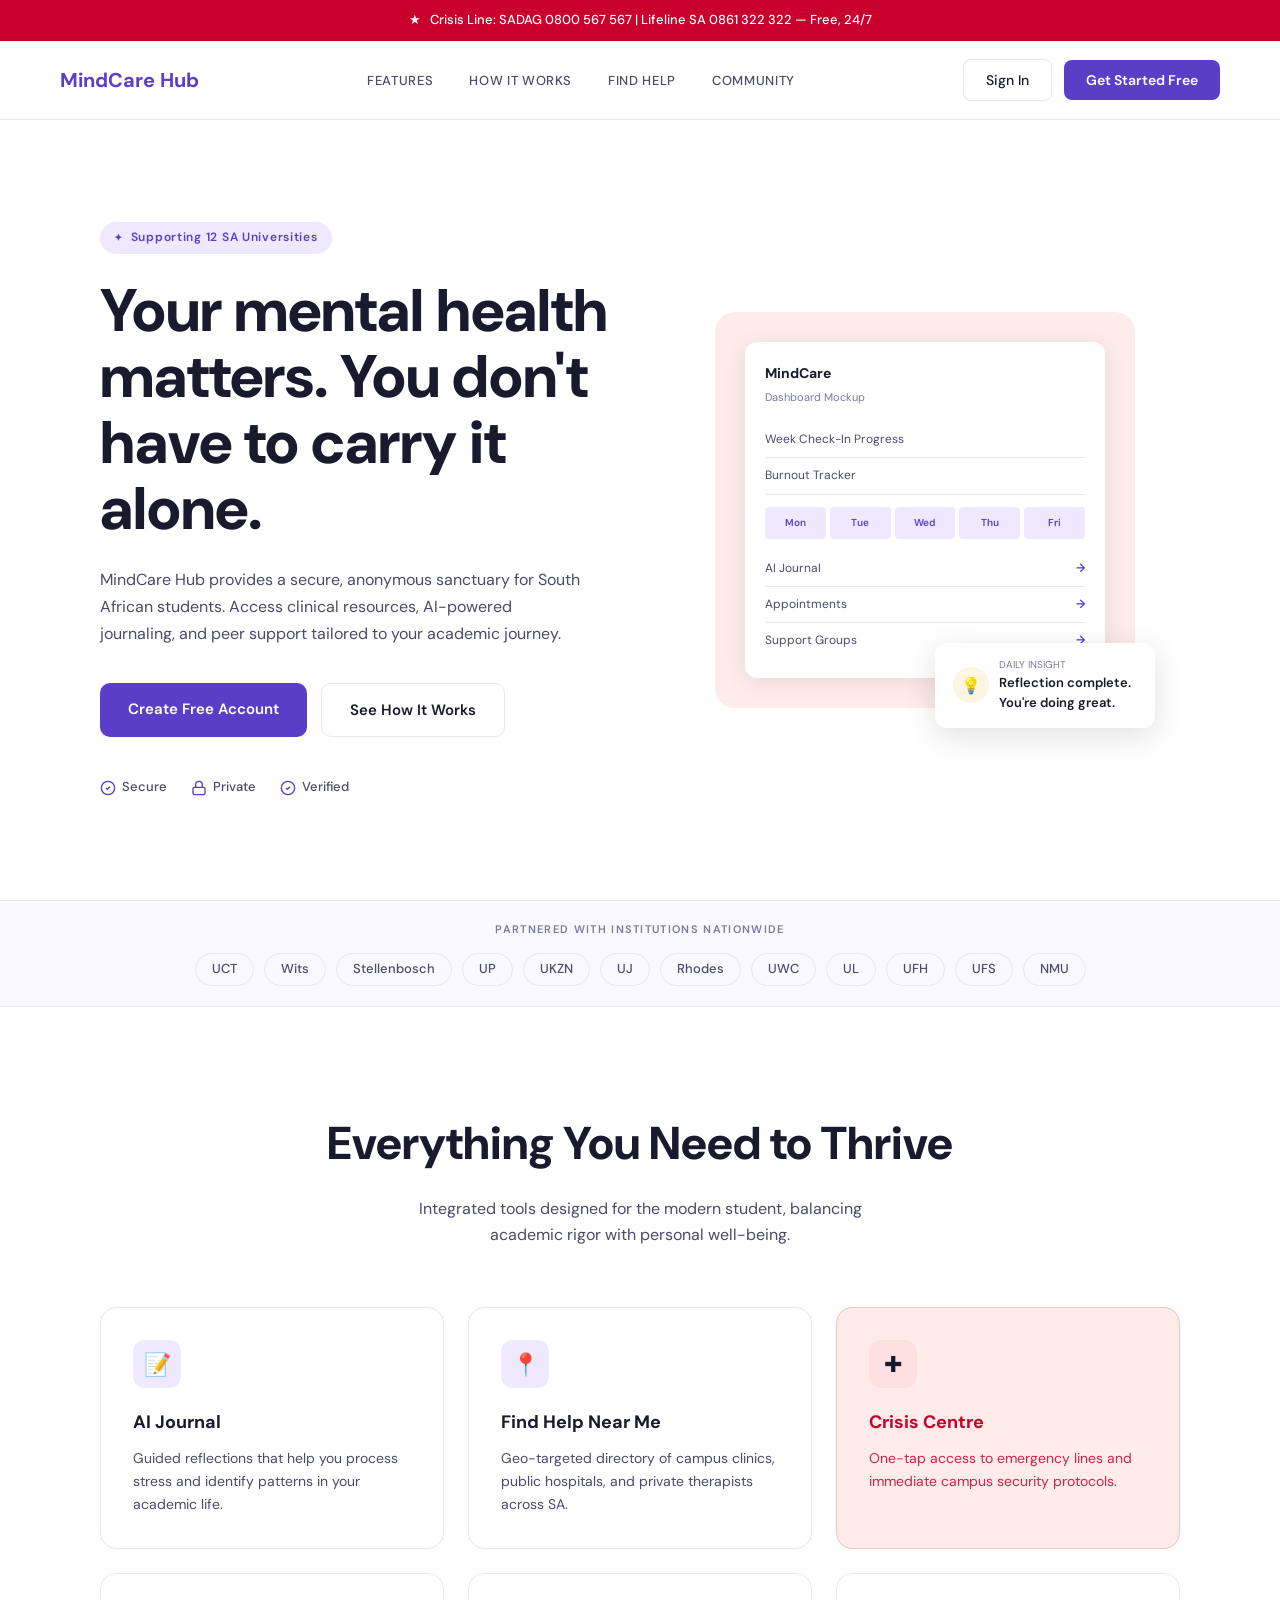
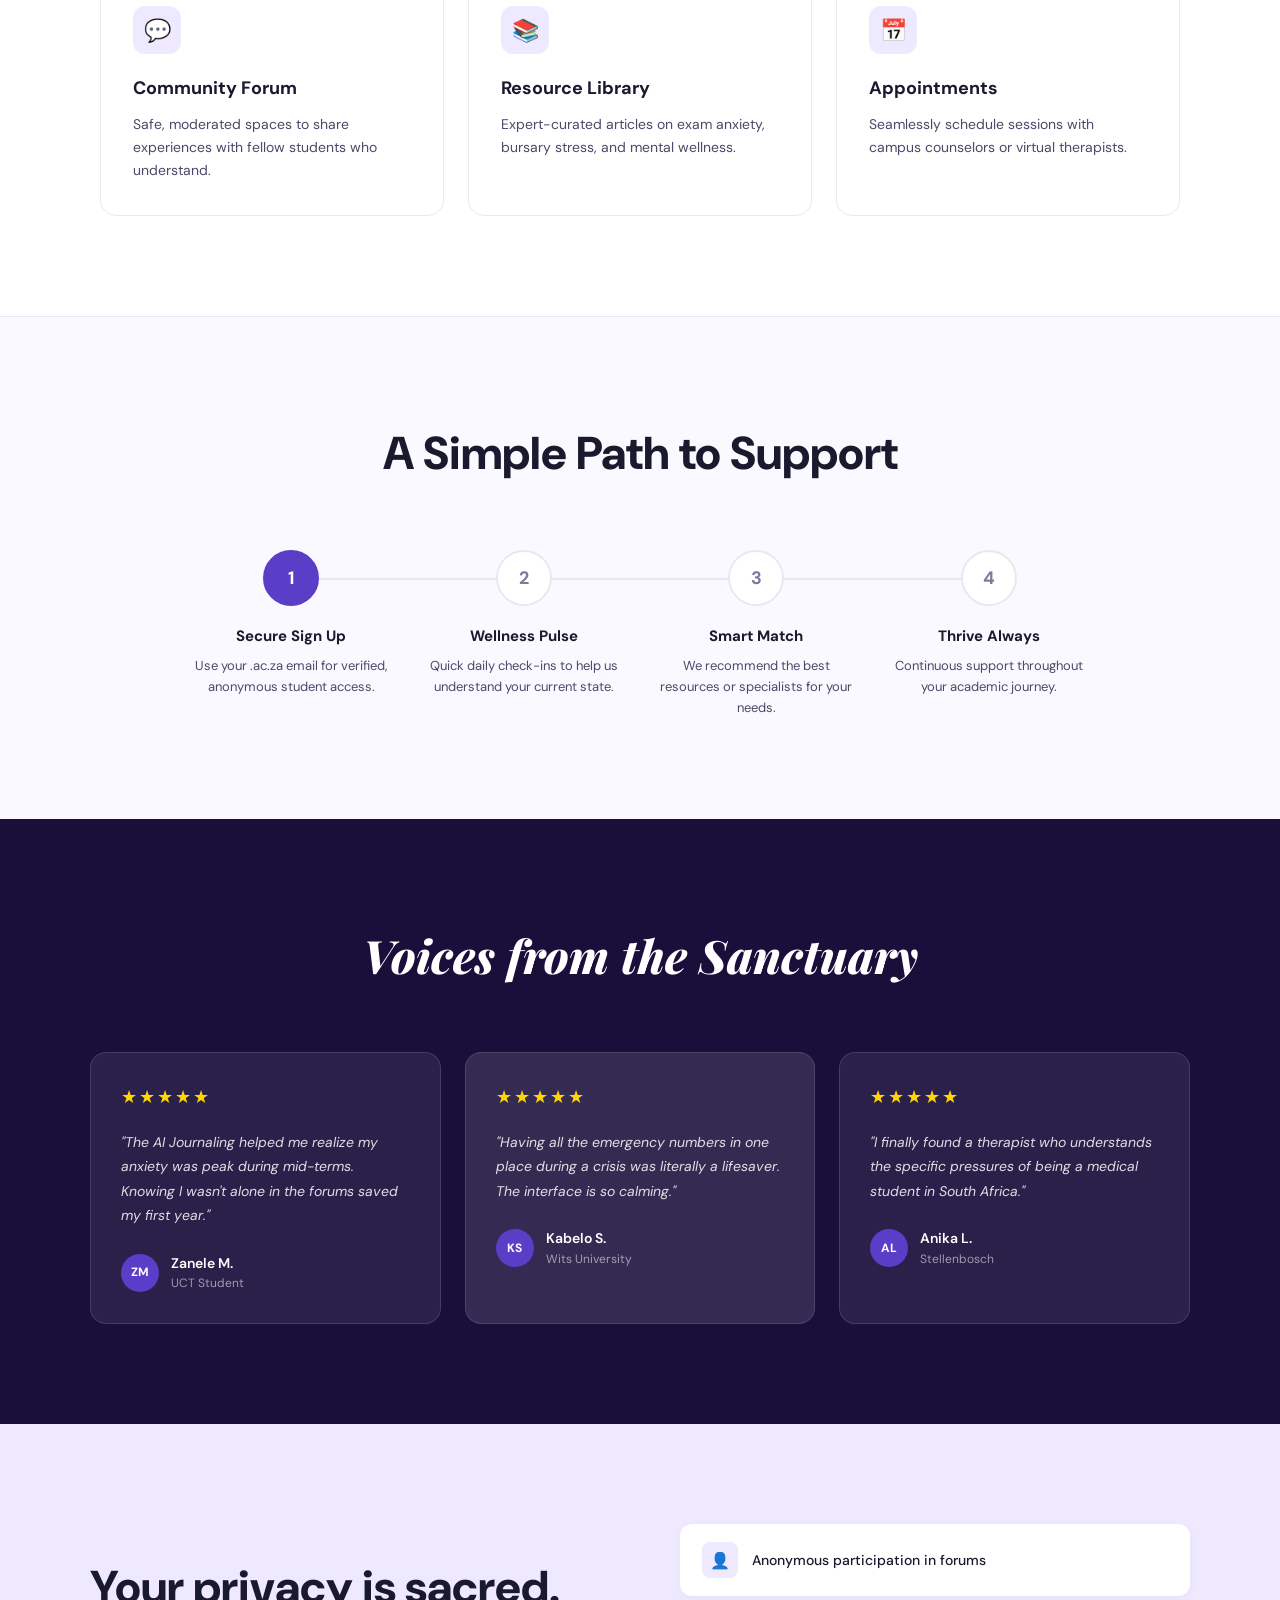
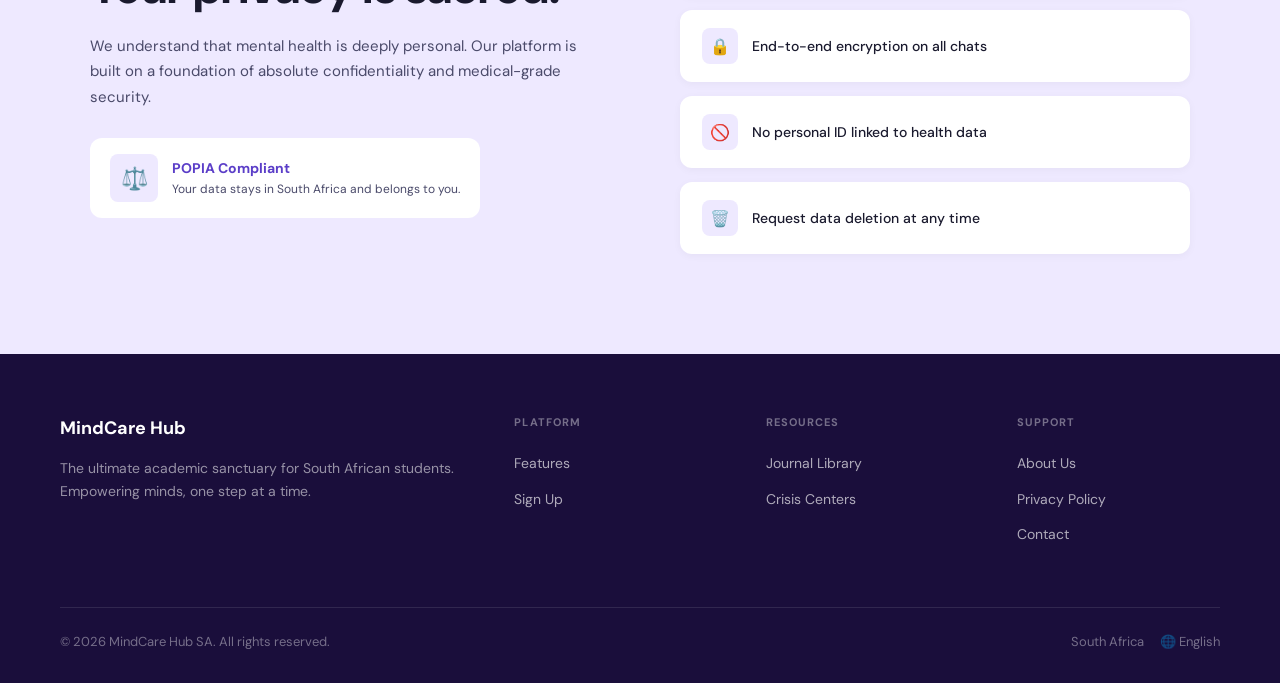
<file: index.html>
<!doctype html>
<html lang="en">
  <head>
    <meta charset="UTF-8" />
    <meta name="viewport" content="width=device-width, initial-scale=1.0" />
    <title>MindCare Hub – Your mental health matters.</title>
    <link href="https://fonts.googleapis.com/css2?family=Playfair+Display:ital,wght@0,700;1,700&family=DM+Sans:wght@300;400;500;600&display=swap" rel="stylesheet"/>
    <link rel="stylesheet" href="index.css" />
   

  </head>
  <body>
    <div class="crisis-bar">
      <span>★</span> Crisis Line: SADAG 0800 567 567 | Lifeline SA 0861 322 322 — Free, 24/7
    </div>

    <nav>
      <a href="index.html" class="logo">MindCare Hub</a>
      <ul class="nav-links">
        <li><a href="#features">Features</a></li>
        <li><a href="#how-it-works">How It Works</a></li>
        <li><a href="#find-help">Find Help</a></li>
        <li><a href="#community">Community</a></li>
      </ul>
      <div class="nav-actions">
        <a href="login.html" class="btn-ghost">Sign In</a>
        <a href="signup.html" class="btn-primary">Get Started Free</a>
      </div>
    </nav>

    <section style="background: white">
      <div class="hero">
        <div class="hero-left">
          <div class="hero-badge">Supporting 12 SA Universities</div>
          <h1>Your mental health matters. You don't have to carry it alone.</h1>
          <p>MindCare Hub provides a secure, anonymous sanctuary for South African students. Access clinical resources, AI-powered journaling, and peer support tailored to your academic journey.</p>
          <div class="hero-ctas">
            <a href="signup.html" class="btn-large btn-primary">Create Free Account</a>
            <a href="#how-it-works" class="btn-large btn-outline">See How It Works</a>
          </div>
          <div class="trust-badges">
            <div class="trust-item">
              <svg viewBox="0 0 24 24" fill="none" stroke="#5B3EC8" stroke-width="2"><circle cx="12" cy="12" r="10"/><path d="M9 12l2 2 4-4"/></svg>Secure
            </div>
            <div class="trust-item">
              <svg viewBox="0 0 24 24" fill="none" stroke="#5B3EC8" stroke-width="2"><rect x="3" y="11" width="18" height="11" rx="2"/><path d="M7 11V7a5 5 0 0 1 10 0v4"/></svg>Private
            </div>
            <div class="trust-item">
              <svg viewBox="0 0 24 24" fill="none" stroke="#5B3EC8" stroke-width="2"><circle cx="12" cy="12" r="10"/><path d="M9 12l2 2 4-4"/></svg>Verified
            </div>
          </div>
        </div>
        <div class="hero-visual">
          <div class="dashboard-card">
            <div class="dashboard-inner">
              <div class="dashboard-title">MindCare</div>
              <div class="dashboard-sub">Dashboard Mockup</div>
              <div class="dashboard-row"><span>Week Check-In Progress</span></div>
              <div class="dashboard-row"><span>Burnout Tracker</span></div>
              <div class="stat-cols">
                <div class="stat-col">Mon</div><div class="stat-col">Tue</div>
                <div class="stat-col">Wed</div><div class="stat-col">Thu</div><div class="stat-col">Fri</div>
              </div>
              <div class="dashboard-row" style="justify-content:space-between"><span>AI Journal</span><span style="color:#5b3ec8;font-weight:600">→</span></div>
              <div class="dashboard-row" style="justify-content:space-between"><span>Appointments</span><span style="color:#5b3ec8;font-weight:600">→</span></div>
              <div class="dashboard-row" style="justify-content:space-between"><span>Support Groups</span><span style="color:#5b3ec8;font-weight:600">→</span></div>
            </div>
            <div class="insight-chip">
              <div class="insight-icon">💡</div>
              <div><div class="insight-label">DAILY INSIGHT</div><div class="insight-text">Reflection complete. You're doing great.</div></div>
            </div>
          </div>
        </div>
      </div>
    </section>

    <div class="uni-strip">
      <p>Partnered with institutions nationwide</p>
      <div class="uni-pills">
        <div class="uni-pill">UCT</div><div class="uni-pill">Wits</div><div class="uni-pill">Stellenbosch</div>
        <div class="uni-pill">UP</div><div class="uni-pill">UKZN</div><div class="uni-pill">UJ</div>
        <div class="uni-pill">Rhodes</div><div class="uni-pill">UWC</div><div class="uni-pill">UL</div>
        <div class="uni-pill">UFH</div><div class="uni-pill">UFS</div><div class="uni-pill">NMU</div>
      </div>
    </div>

    <section class="features" id="features">
      <div class="section-title">Everything You Need to Thrive</div>
      <p class="section-sub">Integrated tools designed for the modern student, balancing academic rigor with personal well-being.</p>
      <div class="features-grid">
        <div class="feature-card"><div class="feature-icon">📝</div><h3>AI Journal</h3><p>Guided reflections that help you process stress and identify patterns in your academic life.</p></div>
        <div class="feature-card"><div class="feature-icon">📍</div><h3>Find Help Near Me</h3><p>Geo-targeted directory of campus clinics, public hospitals, and private therapists across SA.</p></div>
        <div class="feature-card crisis"><div class="feature-icon" style="background:#ffe0e0">✚</div><h3>Crisis Centre</h3><p>One-tap access to emergency lines and immediate campus security protocols.</p></div>
        <div class="feature-card"><div class="feature-icon">💬</div><h3>Community Forum</h3><p>Safe, moderated spaces to share experiences with fellow students who understand.</p></div>
        <div class="feature-card"><div class="feature-icon">📚</div><h3>Resource Library</h3><p>Expert-curated articles on exam anxiety, bursary stress, and mental wellness.</p></div>
        <div class="feature-card"><div class="feature-icon">📅</div><h3>Appointments</h3><p>Seamlessly schedule sessions with campus counselors or virtual therapists.</p></div>
      </div>
    </section>

    <section class="how-it-works" id="how-it-works">
      <div class="section-title">A Simple Path to Support</div>
      <div class="steps">
        <div class="step"><div class="step-num active">1</div><h4>Secure Sign Up</h4><p>Use your .ac.za email for verified, anonymous student access.</p></div>
        <div class="step"><div class="step-num">2</div><h4>Wellness Pulse</h4><p>Quick daily check-ins to help us understand your current state.</p></div>
        <div class="step"><div class="step-num">3</div><h4>Smart Match</h4><p>We recommend the best resources or specialists for your needs.</p></div>
        <div class="step"><div class="step-num">4</div><h4>Thrive Always</h4><p>Continuous support throughout your academic journey.</p></div>
      </div>
    </section>

    <section class="testimonials">
      <div class="section-title">Voices from the Sanctuary</div>
      <div class="testimonials-grid">
        <div class="testimonial-card"><div class="stars">★★★★★</div><blockquote>"The AI Journaling helped me realize my anxiety was peak during mid-terms. Knowing I wasn't alone in the forums saved my first year."</blockquote><div class="testimonial-author"><div class="author-avatar">ZM</div><div><div class="author-name">Zanele M.</div><div class="author-uni">UCT Student</div></div></div></div>
        <div class="testimonial-card" style="background:rgba(255,255,255,0.12)"><div class="stars">★★★★★</div><blockquote>"Having all the emergency numbers in one place during a crisis was literally a lifesaver. The interface is so calming."</blockquote><div class="testimonial-author"><div class="author-avatar">KS</div><div><div class="author-name">Kabelo S.</div><div class="author-uni">Wits University</div></div></div></div>
        <div class="testimonial-card"><div class="stars">★★★★★</div><blockquote>"I finally found a therapist who understands the specific pressures of being a medical student in South Africa."</blockquote><div class="testimonial-author"><div class="author-avatar">AL</div><div><div class="author-name">Anika L.</div><div class="author-uni">Stellenbosch</div></div></div></div>
      </div>
    </section>

    <section class="privacy">
      <div class="privacy-inner">
        <div>
          <h2>Your privacy is sacred.</h2>
          <p>We understand that mental health is deeply personal. Our platform is built on a foundation of absolute confidentiality and medical-grade security.</p>
          <div class="popia-badge">
            <div class="popia-icon">⚖️</div>
            <div><div class="popia-label">POPIA Compliant</div><div class="popia-sub">Your data stays in South Africa and belongs to you.</div></div>
          </div>
        </div>
        <div class="privacy-features">
          <div class="privacy-feature"><div class="privacy-feature-icon">👤</div>Anonymous participation in forums</div>
          <div class="privacy-feature"><div class="privacy-feature-icon">🔒</div>End-to-end encryption on all chats</div>
          <div class="privacy-feature"><div class="privacy-feature-icon">🚫</div>No personal ID linked to health data</div>
          <div class="privacy-feature"><div class="privacy-feature-icon">🗑️</div>Request data deletion at any time</div>
        </div>
      </div>
    </section>

    <footer>
      <div class="footer-grid">
        <div class="footer-brand">
          <a href="index.html" class="logo">MindCare Hub</a>
          <p class="footer-tagline">The ultimate academic sanctuary for South African students. Empowering minds, one step at a time.</p>
        </div>
        <div class="footer-col"><h4>Platform</h4><ul><li><a href="#features">Features</a></li><li><a href="signup.html">Sign Up</a></li></ul></div>
        <div class="footer-col"><h4>Resources</h4><ul><li><a href="dashboard.html">Journal Library</a></li><li><a href="dashboard.html">Crisis Centers</a></li></ul></div>
        <div class="footer-col"><h4>Support</h4><ul><li><a href="#">About Us</a></li><li><a href="#">Privacy Policy</a></li><li><a href="#">Contact</a></li></ul></div>
      </div>
      <div class="footer-bottom">
        <span>© 2026 MindCare Hub SA. All rights reserved.</span>
        <div class="footer-bottom-right"><span>South Africa</span><span>🌐 English</span></div>
      </div>
    </footer>

    <script src="index.js"></script>
  </body>
</html>
</file>
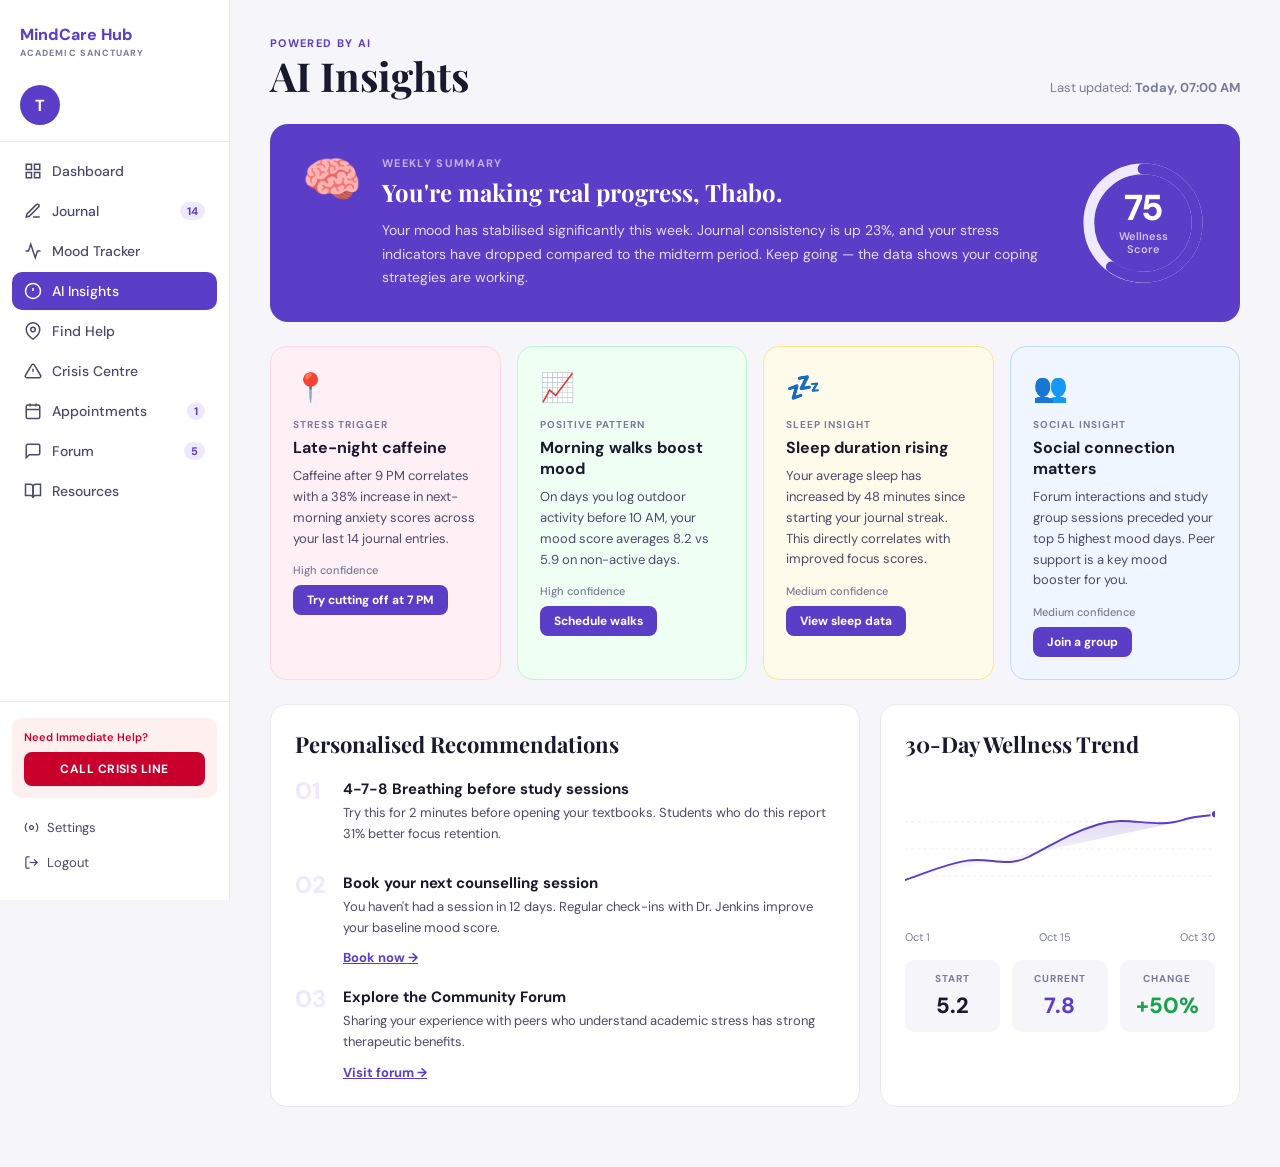
<file: ai-insight.html>
<!doctype html>
<html lang="en">
<head>
  <meta charset="UTF-8"/><meta name="viewport" content="width=device-width, initial-scale=1.0"/>
  <title>MindCare Hub – AI Insights</title>
  <link href="https://fonts.googleapis.com/css2?family=Playfair+Display:ital,wght@0,700;1,700&family=DM+Sans:opsz,wght@9..40,300;9..40,400;9..40,500;9..40,600;9..40,700;9..40,800&display=swap" rel="stylesheet"/>
  <link rel="stylesheet" href="ai-insights.css"/>
</head>
<body>
<aside class="sidebar">
  <div class="sidebar-brand"><div class="brand-logo">MindCare Hub</div><div class="brand-sub">ACADEMIC SANCTUARY</div></div>
  <div class="sidebar-avatar"><div class="avatar-circle">T</div></div>
  <nav class="sidebar-nav">
    <a class="nav-item" href="dashboard.html"><svg width="18" height="18" viewBox="0 0 24 24" fill="none" stroke="currentColor" stroke-width="2"><rect x="3" y="3" width="7" height="7"/><rect x="14" y="3" width="7" height="7"/><rect x="3" y="14" width="7" height="7"/><rect x="14" y="14" width="7" height="7"/></svg>Dashboard</a>
    <a class="nav-item" href="journal.html"><svg width="18" height="18" viewBox="0 0 24 24" fill="none" stroke="currentColor" stroke-width="2"><path d="M12 20h9"/><path d="M16.5 3.5a2.121 2.121 0 0 1 3 3L7 19l-4 1 1-4L16.5 3.5z"/></svg>Journal<span class="nav-badge">14</span></a>
    <a class="nav-item" href="mood.html"><svg width="18" height="18" viewBox="0 0 24 24" fill="none" stroke="currentColor" stroke-width="2"><polyline points="22 12 18 12 15 21 9 3 6 12 2 12"/></svg>Mood Tracker</a>
    <a class="nav-item active" href="ai-insights.html"><svg width="18" height="18" viewBox="0 0 24 24" fill="none" stroke="currentColor" stroke-width="2"><circle cx="12" cy="12" r="10"/><line x1="12" y1="8" x2="12" y2="12"/><line x1="12" y1="16" x2="12.01" y2="16"/></svg>AI Insights</a>
    <a class="nav-item" href="find-help.html"><svg width="18" height="18" viewBox="0 0 24 24" fill="none" stroke="currentColor" stroke-width="2"><path d="M21 10c0 7-9 13-9 13s-9-6-9-13a9 9 0 0 1 18 0z"/><circle cx="12" cy="10" r="3"/></svg>Find Help</a>
    <a class="nav-item" href="crisis.html"><svg width="18" height="18" viewBox="0 0 24 24" fill="none" stroke="currentColor" stroke-width="2"><path d="M10.29 3.86L1.82 18a2 2 0 0 0 1.71 3h16.94a2 2 0 0 0 1.71-3L13.71 3.86a2 2 0 0 0-3.42 0z"/><line x1="12" y1="9" x2="12" y2="13"/><line x1="12" y1="17" x2="12.01" y2="17"/></svg>Crisis Centre</a>
    <a class="nav-item" href="appointments.html"><svg width="18" height="18" viewBox="0 0 24 24" fill="none" stroke="currentColor" stroke-width="2"><rect x="3" y="4" width="18" height="18" rx="2"/><line x1="16" y1="2" x2="16" y2="6"/><line x1="8" y1="2" x2="8" y2="6"/><line x1="3" y1="10" x2="21" y2="10"/></svg>Appointments<span class="nav-badge">1</span></a>
    <a class="nav-item" href="forum.html"><svg width="18" height="18" viewBox="0 0 24 24" fill="none" stroke="currentColor" stroke-width="2"><path d="M21 15a2 2 0 0 1-2 2H7l-4 4V5a2 2 0 0 1 2-2h14a2 2 0 0 1 2 2z"/></svg>Forum<span class="nav-badge">5</span></a>
    <a class="nav-item" href="resources.html"><svg width="18" height="18" viewBox="0 0 24 24" fill="none" stroke="currentColor" stroke-width="2"><path d="M2 3h6a4 4 0 0 1 4 4v14a3 3 0 0 0-3-3H2z"/><path d="M22 3h-6a4 4 0 0 0-4 4v14a3 3 0 0 1 3-3h7z"/></svg>Resources</a>
  </nav>
  <div class="sidebar-footer">
    <div class="crisis-alert-box"><div class="crisis-alert-label">Need Immediate Help?</div><button class="crisis-call-btn" id="crisisCallBtn">CALL CRISIS LINE</button></div>
    <a href="#" class="sidebar-link"><svg width="15" height="15" viewBox="0 0 24 24" fill="none" stroke="currentColor" stroke-width="2"><circle cx="12" cy="12" r="3"/><path d="M19.07 4.93a10 10 0 0 1 0 14.14M4.93 4.93a10 10 0 0 0 0 14.14"/></svg>Settings</a>
    <a href="index.html" class="sidebar-link"><svg width="15" height="15" viewBox="0 0 24 24" fill="none" stroke="currentColor" stroke-width="2"><path d="M9 21H5a2 2 0 0 1-2-2V5a2 2 0 0 1 2-2h4"/><polyline points="16 17 21 12 16 7"/><line x1="21" y1="12" x2="9" y2="12"/></svg>Logout</a>
  </div>
</aside>

<main class="main">
  <div class="page-header">
    <div><p class="page-eyebrow">POWERED BY AI</p><h1 class="page-title">AI Insights</h1></div>
    <div class="header-meta">Last updated: <strong>Today, 07:00 AM</strong></div>
  </div>

  <!-- HERO INSIGHT -->
  <div class="hero-insight">
    <div class="hero-left">
      <div class="ai-avatar-large">🧠</div>
      <div>
        <p class="hero-eyebrow">WEEKLY SUMMARY</p>
        <h2 class="hero-heading">You're making real progress, Thabo.</h2>
        <p class="hero-body">Your mood has stabilised significantly this week. Journal consistency is up 23%, and your stress indicators have dropped compared to the midterm period. Keep going — the data shows your coping strategies are working.</p>
      </div>
    </div>
    <div class="hero-score">
      <div class="score-ring">
        <svg viewBox="0 0 120 120" class="ring-svg">
          <circle cx="60" cy="60" r="50" fill="none" stroke="#eee9ff" stroke-width="10"/>
          <circle cx="60" cy="60" r="50" fill="none" stroke="#5b3ec8" stroke-width="10" stroke-dasharray="251" stroke-dashoffset="63" stroke-linecap="round" transform="rotate(-90 60 60)"/>
        </svg>
        <div class="score-inner"><div class="score-num">75</div><div class="score-lbl">Wellness<br/>Score</div></div>
      </div>
    </div>
  </div>

  <!-- INSIGHT CARDS GRID -->
  <div class="insights-grid">
    <div class="insight-block pink-block">
      <div class="insight-block-icon">📍</div>
      <div class="insight-block-label">STRESS TRIGGER</div>
      <h3 class="insight-block-title">Late-night caffeine</h3>
      <p class="insight-block-body">Caffeine after 9 PM correlates with a 38% increase in next-morning anxiety scores across your last 14 journal entries.</p>
      <div class="insight-action-row">
        <span class="insight-confidence">High confidence</span>
        <button class="insight-act-btn">Try cutting off at 7 PM</button>
      </div>
    </div>
    <div class="insight-block green-block">
      <div class="insight-block-icon">📈</div>
      <div class="insight-block-label">POSITIVE PATTERN</div>
      <h3 class="insight-block-title">Morning walks boost mood</h3>
      <p class="insight-block-body">On days you log outdoor activity before 10 AM, your mood score averages 8.2 vs 5.9 on non-active days.</p>
      <div class="insight-action-row">
        <span class="insight-confidence">High confidence</span>
        <button class="insight-act-btn">Schedule walks</button>
      </div>
    </div>
    <div class="insight-block yellow-block">
      <div class="insight-block-icon">💤</div>
      <div class="insight-block-label">SLEEP INSIGHT</div>
      <h3 class="insight-block-title">Sleep duration rising</h3>
      <p class="insight-block-body">Your average sleep has increased by 48 minutes since starting your journal streak. This directly correlates with improved focus scores.</p>
      <div class="insight-action-row">
        <span class="insight-confidence">Medium confidence</span>
        <button class="insight-act-btn">View sleep data</button>
      </div>
    </div>
    <div class="insight-block blue-block">
      <div class="insight-block-icon">👥</div>
      <div class="insight-block-label">SOCIAL INSIGHT</div>
      <h3 class="insight-block-title">Social connection matters</h3>
      <p class="insight-block-body">Forum interactions and study group sessions preceded your top 5 highest mood days. Peer support is a key mood booster for you.</p>
      <div class="insight-action-row">
        <span class="insight-confidence">Medium confidence</span>
        <button class="insight-act-btn">Join a group</button>
      </div>
    </div>
  </div>

  <!-- BOTTOM SECTION -->
  <div class="bottom-row">
    <!-- Recommendations -->
    <div class="reco-card">
      <h3 class="section-title">Personalised Recommendations</h3>
      <div class="reco-list">
        <div class="reco-item"><div class="reco-num">01</div><div><p class="reco-title">4-7-8 Breathing before study sessions</p><p class="reco-desc">Try this for 2 minutes before opening your textbooks. Students who do this report 31% better focus retention.</p></div></div>
        <div class="reco-item"><div class="reco-num">02</div><div><p class="reco-title">Book your next counselling session</p><p class="reco-desc">You haven't had a session in 12 days. Regular check-ins with Dr. Jenkins improve your baseline mood score.</p><button class="reco-link" onclick="window.location.href='appointments.html'">Book now →</button></div></div>
        <div class="reco-item"><div class="reco-num">03</div><div><p class="reco-title">Explore the Community Forum</p><p class="reco-desc">Sharing your experience with peers who understand academic stress has strong therapeutic benefits.</p><button class="reco-link" onclick="window.location.href='forum.html'">Visit forum →</button></div></div>
      </div>
    </div>

    <!-- Trend chart -->
    <div class="trend-card-block">
      <h3 class="section-title">30-Day Wellness Trend</h3>
      <div class="mini-chart">
        <svg viewBox="0 0 400 140" xmlns="http://www.w3.org/2000/svg" style="width:100%;height:140px">
          <defs><linearGradient id="trendGrad" x1="0" y1="0" x2="0" y2="1"><stop offset="0%" stop-color="#5b3ec8" stop-opacity="0.2"/><stop offset="100%" stop-color="#5b3ec8" stop-opacity="0"/></linearGradient></defs>
          <line x1="0" y1="35" x2="400" y2="35" stroke="#e8e8f0" stroke-width="1" stroke-dasharray="4 4"/>
          <line x1="0" y1="70" x2="400" y2="70" stroke="#e8e8f0" stroke-width="1" stroke-dasharray="4 4"/>
          <line x1="0" y1="105" x2="400" y2="105" stroke="#e8e8f0" stroke-width="1" stroke-dasharray="4 4"/>
          <path d="M0,110 C30,100 50,90 80,85 C110,80 130,95 160,80 C190,65 210,50 250,38 C290,26 320,45 360,32 C380,26 395,28 400,25" fill="url(#trendGrad)"/>
          <path d="M0,110 C30,100 50,90 80,85 C110,80 130,95 160,80 C190,65 210,50 250,38 C290,26 320,45 360,32 C380,26 395,28 400,25" fill="none" stroke="#5b3ec8" stroke-width="2.5" stroke-linecap="round"/>
          <circle cx="400" cy="25" r="5" fill="#5b3ec8" stroke="white" stroke-width="2"/>
        </svg>
        <div class="chart-labels"><span>Oct 1</span><span>Oct 15</span><span>Oct 30</span></div>
      </div>
      <div class="trend-stats">
        <div class="trend-stat"><p class="trend-stat-label">START</p><p class="trend-stat-val">5.2</p></div>
        <div class="trend-stat"><p class="trend-stat-label">CURRENT</p><p class="trend-stat-val highlight">7.8</p></div>
        <div class="trend-stat"><p class="trend-stat-label">CHANGE</p><p class="trend-stat-val positive">+50%</p></div>
      </div>
    </div>
  </div>
</main>
<script src="ai-insights.js"></script>
</body>
</html>
</file>
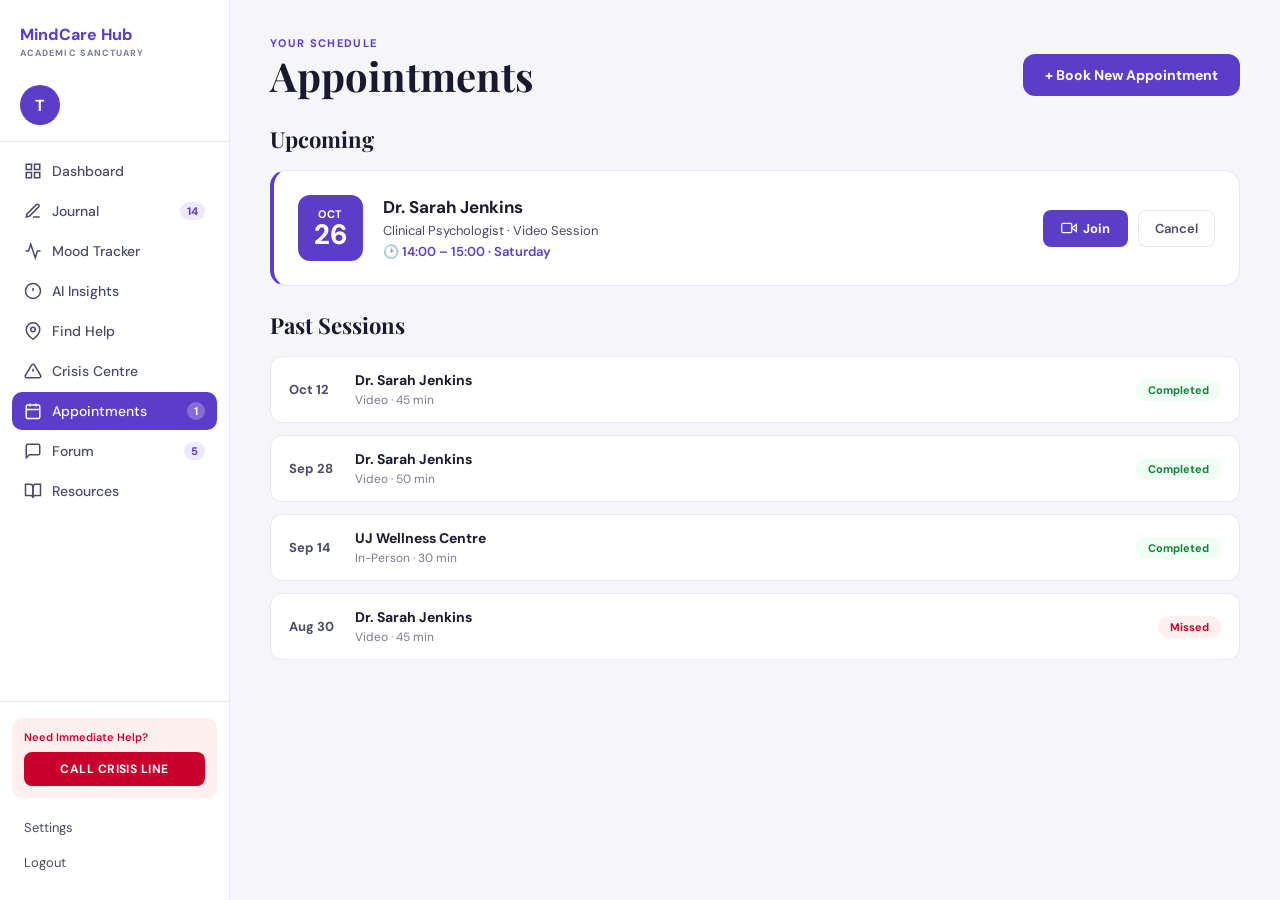
<file: appointments.html>
<!doctype html>
<html lang="en">
<head>
  <meta charset="UTF-8"/><meta name="viewport" content="width=device-width, initial-scale=1.0"/>
  <title>MindCare Hub – Appointments</title>
  <link href="https://fonts.googleapis.com/css2?family=Playfair+Display:ital,wght@0,700;1,700&family=DM+Sans:opsz,wght@9..40,300;9..40,400;9..40,500;9..40,600;9..40,700;9..40,800&display=swap" rel="stylesheet"/>
  <link rel="stylesheet" href="appointments.css"/>
</head>
<body>
<aside class="sidebar">
  <div class="sidebar-brand"><div class="brand-logo">MindCare Hub</div><div class="brand-sub">ACADEMIC SANCTUARY</div></div>
  <div class="sidebar-avatar"><div class="avatar-circle">T</div></div>
  <nav class="sidebar-nav">
    <a class="nav-item" href="dashboard.html"><svg width="18" height="18" viewBox="0 0 24 24" fill="none" stroke="currentColor" stroke-width="2"><rect x="3" y="3" width="7" height="7"/><rect x="14" y="3" width="7" height="7"/><rect x="3" y="14" width="7" height="7"/><rect x="14" y="14" width="7" height="7"/></svg>Dashboard</a>
    <a class="nav-item" href="journal.html"><svg width="18" height="18" viewBox="0 0 24 24" fill="none" stroke="currentColor" stroke-width="2"><path d="M12 20h9"/><path d="M16.5 3.5a2.121 2.121 0 0 1 3 3L7 19l-4 1 1-4L16.5 3.5z"/></svg>Journal<span class="nav-badge">14</span></a>
    <a class="nav-item" href="mood.html"><svg width="18" height="18" viewBox="0 0 24 24" fill="none" stroke="currentColor" stroke-width="2"><polyline points="22 12 18 12 15 21 9 3 6 12 2 12"/></svg>Mood Tracker</a>
    <a class="nav-item" href="ai-insights.html"><svg width="18" height="18" viewBox="0 0 24 24" fill="none" stroke="currentColor" stroke-width="2"><circle cx="12" cy="12" r="10"/><line x1="12" y1="8" x2="12" y2="12"/><line x1="12" y1="16" x2="12.01" y2="16"/></svg>AI Insights</a>
    <a class="nav-item" href="find-help.html"><svg width="18" height="18" viewBox="0 0 24 24" fill="none" stroke="currentColor" stroke-width="2"><path d="M21 10c0 7-9 13-9 13s-9-6-9-13a9 9 0 0 1 18 0z"/><circle cx="12" cy="10" r="3"/></svg>Find Help</a>
    <a class="nav-item" href="crisis.html"><svg width="18" height="18" viewBox="0 0 24 24" fill="none" stroke="currentColor" stroke-width="2"><path d="M10.29 3.86L1.82 18a2 2 0 0 0 1.71 3h16.94a2 2 0 0 0 1.71-3L13.71 3.86a2 2 0 0 0-3.42 0z"/><line x1="12" y1="9" x2="12" y2="13"/><line x1="12" y1="17" x2="12.01" y2="17"/></svg>Crisis Centre</a>
    <a class="nav-item active" href="appointments.html"><svg width="18" height="18" viewBox="0 0 24 24" fill="none" stroke="currentColor" stroke-width="2"><rect x="3" y="4" width="18" height="18" rx="2"/><line x1="16" y1="2" x2="16" y2="6"/><line x1="8" y1="2" x2="8" y2="6"/><line x1="3" y1="10" x2="21" y2="10"/></svg>Appointments<span class="nav-badge">1</span></a>
    <a class="nav-item" href="forum.html"><svg width="18" height="18" viewBox="0 0 24 24" fill="none" stroke="currentColor" stroke-width="2"><path d="M21 15a2 2 0 0 1-2 2H7l-4 4V5a2 2 0 0 1 2-2h14a2 2 0 0 1 2 2z"/></svg>Forum<span class="nav-badge">5</span></a>
    <a class="nav-item" href="resources.html"><svg width="18" height="18" viewBox="0 0 24 24" fill="none" stroke="currentColor" stroke-width="2"><path d="M2 3h6a4 4 0 0 1 4 4v14a3 3 0 0 0-3-3H2z"/><path d="M22 3h-6a4 4 0 0 0-4 4v14a3 3 0 0 1 3-3h7z"/></svg>Resources</a>
  </nav>
  <div class="sidebar-footer">
    <div class="crisis-alert-box"><div class="crisis-alert-label">Need Immediate Help?</div><button class="crisis-call-btn" id="crisisCallBtn">CALL CRISIS LINE</button></div>
    <a href="#" class="sidebar-link">Settings</a>
    <a href="index.html" class="sidebar-link">Logout</a>
  </div>
</aside>

<main class="main">
  <div class="page-header">
    <div><p class="page-eyebrow">YOUR SCHEDULE</p><h1 class="page-title">Appointments</h1></div>
    <button class="new-appt-btn" id="newApptBtn">+ Book New Appointment</button>
  </div>

  <div class="appt-layout">
    <!-- UPCOMING -->
    <div class="appt-section">
      <h2 class="section-heading">Upcoming</h2>
      <div class="appt-card upcoming-card">
        <div class="appt-date-block purple-date"><div class="appt-month">OCT</div><div class="appt-day">26</div></div>
        <div class="appt-info-block">
          <h3 class="appt-name">Dr. Sarah Jenkins</h3>
          <p class="appt-role">Clinical Psychologist · Video Session</p>
          <p class="appt-time-line">🕑 14:00 – 15:00 · Saturday</p>
        </div>
        <div class="appt-actions">
          <button class="join-btn" id="joinBtn"><svg width="16" height="16" viewBox="0 0 24 24" fill="none" stroke="white" stroke-width="2"><polygon points="23 7 16 12 23 17 23 7"/><rect x="1" y="5" width="15" height="14" rx="2"/></svg>Join</button>
          <button class="cancel-appt-btn" id="cancelApptBtn">Cancel</button>
        </div>
      </div>
    </div>

    <!-- BOOK NEW (hidden until button clicked) -->
    <div class="book-form-card" id="bookForm" style="display:none">
      <h2 class="section-heading">Book Appointment</h2>
      <div class="form-grid">
        <div class="form-group">
          <label>Provider</label>
          <select class="form-control" id="apptProvider">
            <option value="">Select provider…</option>
            <option>Dr. Sarah Jenkins – Clinical Psychologist</option>
            <option>UJ Wellness Centre – Campus Clinic</option>
            <option>Dr. Mokoena Osei – Psychiatrist</option>
            <option>BetterHelp SA – Online Therapy</option>
          </select>
        </div>
        <div class="form-group">
          <label>Session Type</label>
          <select class="form-control" id="apptType">
            <option>Video Call</option>
            <option>In-Person</option>
            <option>Phone Call</option>
          </select>
        </div>
        <div class="form-group">
          <label>Date</label>
          <input type="date" class="form-control" id="apptDate"/>
        </div>
        <div class="form-group">
          <label>Time</label>
          <select class="form-control" id="apptTime">
            <option>08:00</option><option>09:00</option><option>10:00</option>
            <option>11:00</option><option>13:00</option><option>14:00</option>
            <option>15:00</option><option>16:00</option>
          </select>
        </div>
        <div class="form-group full-width">
          <label>Notes for your therapist (optional)</label>
          <textarea class="form-control" id="apptNotes" rows="3" placeholder="What would you like to discuss?"></textarea>
        </div>
      </div>
      <div class="form-footer">
        <button class="cancel-form-btn" id="cancelFormBtn">Cancel</button>
        <button class="confirm-btn" id="confirmApptBtn">Confirm Booking</button>
      </div>
    </div>

    <!-- PAST -->
    <div class="appt-section">
      <h2 class="section-heading">Past Sessions</h2>
      <div class="past-list" id="pastList">
        <div class="past-item"><div class="past-date">Oct 12</div><div class="past-info"><p class="past-name">Dr. Sarah Jenkins</p><p class="past-meta">Video · 45 min</p></div><span class="past-badge completed">Completed</span></div>
        <div class="past-item"><div class="past-date">Sep 28</div><div class="past-info"><p class="past-name">Dr. Sarah Jenkins</p><p class="past-meta">Video · 50 min</p></div><span class="past-badge completed">Completed</span></div>
        <div class="past-item"><div class="past-date">Sep 14</div><div class="past-info"><p class="past-name">UJ Wellness Centre</p><p class="past-meta">In-Person · 30 min</p></div><span class="past-badge completed">Completed</span></div>
        <div class="past-item"><div class="past-date">Aug 30</div><div class="past-info"><p class="past-name">Dr. Sarah Jenkins</p><p class="past-meta">Video · 45 min</p></div><span class="past-badge missed">Missed</span></div>
      </div>
    </div>
  </div>
</main>

<!-- Confirm modal -->
<div class="modal-overlay" id="confirmModal">
  <div class="modal"><div class="modal-icon">✅</div><h2>Appointment Booked!</h2><p id="confirmMsg">Your session has been confirmed.</p><button class="modal-ok-btn" id="modalOkBtn">Done</button></div>
</div>

<script src="appointments.js"></script>
</body>
</html>
</file>
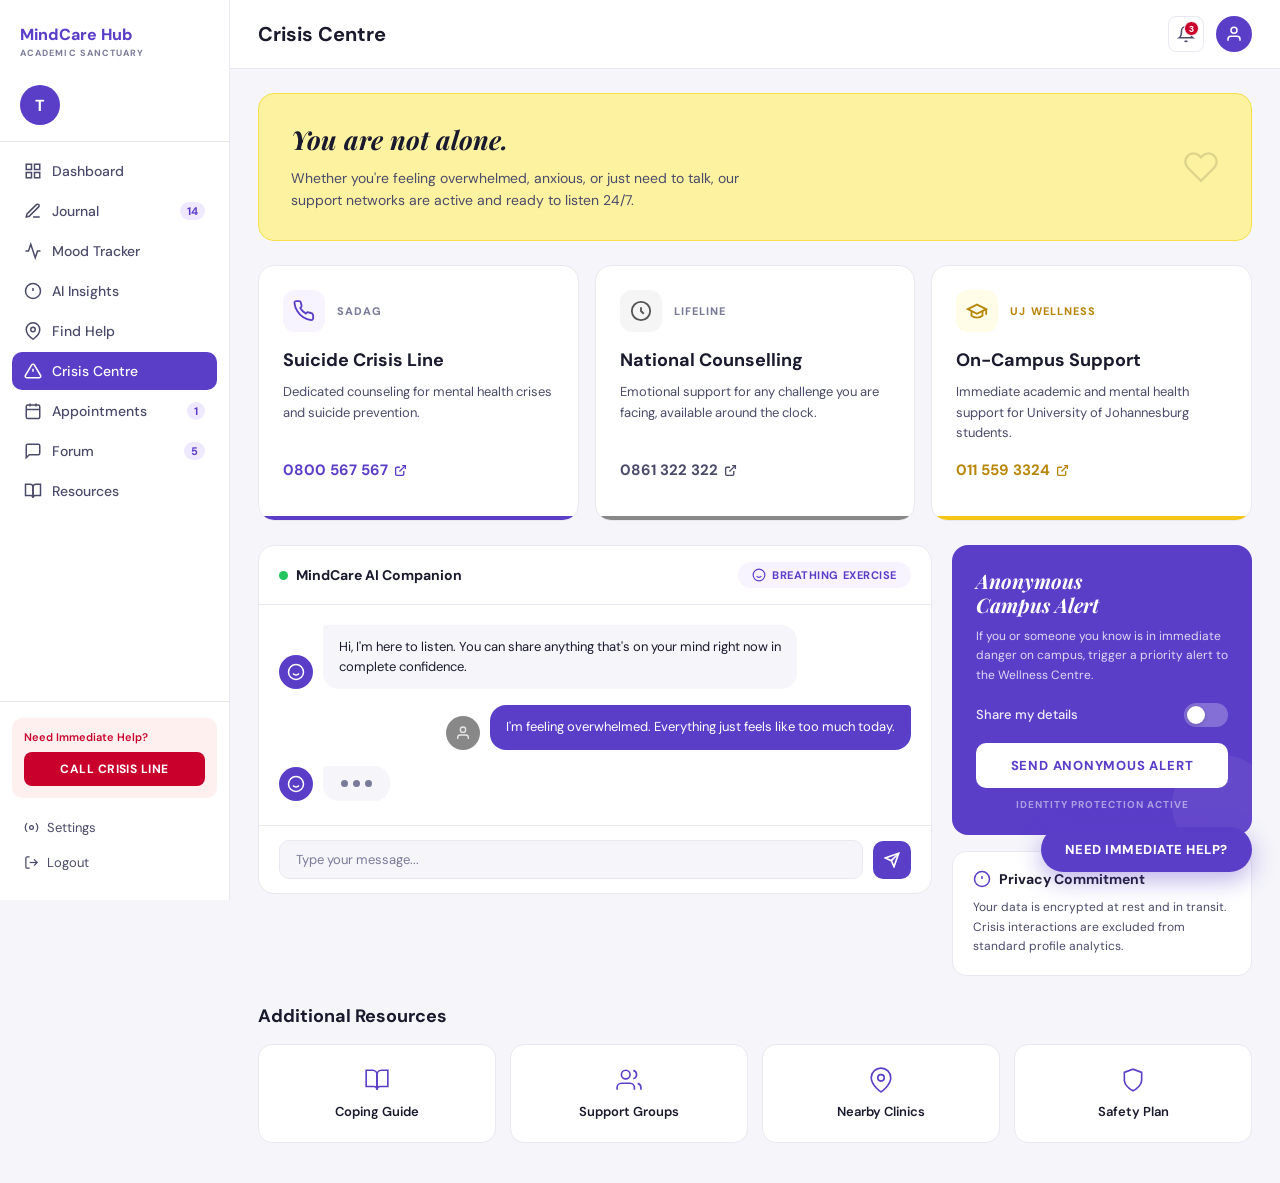
<file: crisis.html>
<!doctype html>
<html lang="en">
<head>
  <meta charset="UTF-8"/>
  <meta name="viewport" content="width=device-width, initial-scale=1.0"/>
  <title>MindCare Hub – Crisis Centre</title>
  <link href="https://fonts.googleapis.com/css2?family=Playfair+Display:ital,wght@0,700;1,700&family=DM+Sans:opsz,wght@9..40,300;9..40,400;9..40,500;9..40,600;9..40,700;9..40,800&display=swap" rel="stylesheet"/>
  <link rel="stylesheet" href="crisis.css"/>
</head>
<body>
<aside class="sidebar">
  <div class="sidebar-brand"><div class="brand-logo">MindCare Hub</div><div class="brand-sub">ACADEMIC SANCTUARY</div></div>
  <div class="sidebar-avatar"><div class="avatar-circle">T</div></div>
  <nav class="sidebar-nav">
    <a class="nav-item" href="dashboard.html"><svg width="18" height="18" viewBox="0 0 24 24" fill="none" stroke="currentColor" stroke-width="2"><rect x="3" y="3" width="7" height="7"/><rect x="14" y="3" width="7" height="7"/><rect x="3" y="14" width="7" height="7"/><rect x="14" y="14" width="7" height="7"/></svg>Dashboard</a>
    <a class="nav-item" href="#"><svg width="18" height="18" viewBox="0 0 24 24" fill="none" stroke="currentColor" stroke-width="2"><path d="M12 20h9"/><path d="M16.5 3.5a2.121 2.121 0 0 1 3 3L7 19l-4 1 1-4L16.5 3.5z"/></svg>Journal<span class="nav-badge">14</span></a>
    <a class="nav-item" href="mood.html"><svg width="18" height="18" viewBox="0 0 24 24" fill="none" stroke="currentColor" stroke-width="2"><polyline points="22 12 18 12 15 21 9 3 6 12 2 12"/></svg>Mood Tracker</a>
    <a class="nav-item" href="#"><svg width="18" height="18" viewBox="0 0 24 24" fill="none" stroke="currentColor" stroke-width="2"><circle cx="12" cy="12" r="10"/><line x1="12" y1="8" x2="12" y2="12"/><line x1="12" y1="16" x2="12.01" y2="16"/></svg>AI Insights</a>
    <a class="nav-item" href="#"><svg width="18" height="18" viewBox="0 0 24 24" fill="none" stroke="currentColor" stroke-width="2"><path d="M21 10c0 7-9 13-9 13s-9-6-9-13a9 9 0 0 1 18 0z"/><circle cx="12" cy="10" r="3"/></svg>Find Help</a>
    <a class="nav-item active" href="crisis.html"><svg width="18" height="18" viewBox="0 0 24 24" fill="none" stroke="currentColor" stroke-width="2"><path d="M10.29 3.86L1.82 18a2 2 0 0 0 1.71 3h16.94a2 2 0 0 0 1.71-3L13.71 3.86a2 2 0 0 0-3.42 0z"/><line x1="12" y1="9" x2="12" y2="13"/><line x1="12" y1="17" x2="12.01" y2="17"/></svg>Crisis Centre</a>
    <a class="nav-item" href="#"><svg width="18" height="18" viewBox="0 0 24 24" fill="none" stroke="currentColor" stroke-width="2"><rect x="3" y="4" width="18" height="18" rx="2"/><line x1="16" y1="2" x2="16" y2="6"/><line x1="8" y1="2" x2="8" y2="6"/><line x1="3" y1="10" x2="21" y2="10"/></svg>Appointments<span class="nav-badge">1</span></a>
    <a class="nav-item" href="forum.html"><svg width="18" height="18" viewBox="0 0 24 24" fill="none" stroke="currentColor" stroke-width="2"><path d="M21 15a2 2 0 0 1-2 2H7l-4 4V5a2 2 0 0 1 2-2h14a2 2 0 0 1 2 2z"/></svg>Forum<span class="nav-badge">5</span></a>
    <a class="nav-item" href="#"><svg width="18" height="18" viewBox="0 0 24 24" fill="none" stroke="currentColor" stroke-width="2"><path d="M2 3h6a4 4 0 0 1 4 4v14a3 3 0 0 0-3-3H2z"/><path d="M22 3h-6a4 4 0 0 0-4 4v14a3 3 0 0 1 3-3h7z"/></svg>Resources</a>
  </nav>
  <div class="sidebar-footer">
    <div class="crisis-alert-box"><div class="crisis-alert-label">Need Immediate Help?</div><button class="crisis-call-btn" id="crisisCallBtn">CALL CRISIS LINE</button></div>
    <a href="#" class="sidebar-link"><svg width="15" height="15" viewBox="0 0 24 24" fill="none" stroke="currentColor" stroke-width="2"><circle cx="12" cy="12" r="3"/><path d="M19.07 4.93a10 10 0 0 1 0 14.14M4.93 4.93a10 10 0 0 0 0 14.14"/></svg>Settings</a>
    <a href="index.html" class="sidebar-link"><svg width="15" height="15" viewBox="0 0 24 24" fill="none" stroke="currentColor" stroke-width="2"><path d="M9 21H5a2 2 0 0 1-2-2V5a2 2 0 0 1 2-2h4"/><polyline points="16 17 21 12 16 7"/><line x1="21" y1="12" x2="9" y2="12"/></svg>Logout</a>
  </div>
</aside>
<main class="main">
  <header class="topbar">
    <div class="topbar-left"><h1 class="page-title">Crisis Centre</h1></div>
    <div class="topbar-right">
      <button class="icon-btn" id="notifBtn"><svg width="18" height="18" viewBox="0 0 24 24" fill="none" stroke="currentColor" stroke-width="2"><path d="M18 8A6 6 0 0 0 6 8c0 7-3 9-3 9h18s-3-2-3-9"/><path d="M13.73 21a2 2 0 0 1-3.46 0"/></svg><span class="notif-bubble">3</span></button>
      <div class="user-avatar-btn"><svg width="18" height="18" viewBox="0 0 24 24" fill="none" stroke="white" stroke-width="2"><path d="M20 21v-2a4 4 0 0 0-4-4H8a4 4 0 0 0-4 4v2"/><circle cx="12" cy="7" r="4"/></svg></div>
    </div>
  </header>
  <div class="page-body">
    <div class="hero-banner">
      <div class="hero-text"><h2 class="hero-heading">You are not alone.</h2><p class="hero-sub">Whether you're feeling overwhelmed, anxious, or just need to talk, our support networks are active and ready to listen 24/7.</p></div>
      <div class="hero-icons"><svg width="36" height="36" viewBox="0 0 24 24" fill="none" stroke="rgba(0,0,0,0.25)" stroke-width="1.5"><path d="M20.84 4.61a5.5 5.5 0 0 0-7.78 0L12 5.67l-1.06-1.06a5.5 5.5 0 0 0-7.78 7.78l1.06 1.06L12 21.23l7.78-7.78 1.06-1.06a5.5 5.5 0 0 0 0-7.78z"/></svg></div>
    </div>
    <div class="support-cards">
      <div class="support-card"><div class="card-top"><div class="card-icon sadag-icon"><svg width="22" height="22" viewBox="0 0 24 24" fill="none" stroke="#5b3ec8" stroke-width="2"><path d="M22 16.92v3a2 2 0 0 1-2.18 2 19.79 19.79 0 0 1-8.63-3.07A19.5 19.5 0 0 1 4.69 12 19.79 19.79 0 0 1 1.61 3.4 2 2 0 0 1 3.6 1.21h3a2 2 0 0 1 2 1.72c.127.96.361 1.903.7 2.81a2 2 0 0 1-.45 2.11L7.91 8.78a16 16 0 0 0 6 6l.82-.82a2 2 0 0 1 2.11-.45c.907.339 1.85.573 2.81.7A2 2 0 0 1 21.6 16z"/></svg></div><span class="card-org-label">SADAG</span></div><h3 class="card-title">Suicide Crisis Line</h3><p class="card-desc">Dedicated counseling for mental health crises and suicide prevention.</p><a href="tel:0800567567" class="card-number sadag-number">0800 567 567 <svg width="13" height="13" viewBox="0 0 24 24" fill="none" stroke="currentColor" stroke-width="2.5"><path d="M18 13v6a2 2 0 0 1-2 2H5a2 2 0 0 1-2-2V8a2 2 0 0 1 2-2h6"/><polyline points="15 3 21 3 21 9"/><line x1="10" y1="14" x2="21" y2="3"/></svg></a><div class="card-bar sadag-bar"></div></div>
      <div class="support-card"><div class="card-top"><div class="card-icon lifeline-icon"><svg width="22" height="22" viewBox="0 0 24 24" fill="none" stroke="#555" stroke-width="2"><circle cx="12" cy="12" r="10"/><path d="M12 8v4l3 3"/></svg></div><span class="card-org-label">LIFELINE</span></div><h3 class="card-title">National Counselling</h3><p class="card-desc">Emotional support for any challenge you are facing, available around the clock.</p><a href="tel:0861322322" class="card-number lifeline-number">0861 322 322 <svg width="13" height="13" viewBox="0 0 24 24" fill="none" stroke="currentColor" stroke-width="2.5"><path d="M18 13v6a2 2 0 0 1-2 2H5a2 2 0 0 1-2-2V8a2 2 0 0 1 2-2h6"/><polyline points="15 3 21 3 21 9"/><line x1="10" y1="14" x2="21" y2="3"/></svg></a><div class="card-bar lifeline-bar"></div></div>
      <div class="support-card"><div class="card-top"><div class="card-icon uj-icon"><svg width="22" height="22" viewBox="0 0 24 24" fill="none" stroke="#b8860b" stroke-width="2"><path d="M22 10v6M2 10l10-5 10 5-10 5z"/><path d="M6 12v5c3 3 9 3 12 0v-5"/></svg></div><span class="card-org-label uj-label">UJ WELLNESS</span></div><h3 class="card-title">On-Campus Support</h3><p class="card-desc">Immediate academic and mental health support for University of Johannesburg students.</p><a href="tel:0115593324" class="card-number uj-number">011 559 3324 <svg width="13" height="13" viewBox="0 0 24 24" fill="none" stroke="currentColor" stroke-width="2.5"><path d="M18 13v6a2 2 0 0 1-2 2H5a2 2 0 0 1-2-2V8a2 2 0 0 1 2-2h6"/><polyline points="15 3 21 3 21 9"/><line x1="10" y1="14" x2="21" y2="3"/></svg></a><div class="card-bar uj-bar"></div></div>
    </div>
    <div class="bottom-grid">
      <div class="chat-widget">
        <div class="chat-header"><div class="chat-header-left"><span class="chat-online-dot"></span><span class="chat-title">MindCare AI Companion</span></div><button class="breathing-btn"><svg width="14" height="14" viewBox="0 0 24 24" fill="none" stroke="currentColor" stroke-width="2"><circle cx="12" cy="12" r="10"/><path d="M8 14s1.5 2 4 2 4-2 4-2"/><line x1="9" y1="9" x2="9.01" y2="9"/><line x1="15" y1="9" x2="15.01" y2="9"/></svg>BREATHING EXERCISE</button></div>
        <div class="chat-messages" id="chatMessages">
          <div class="msg-row ai"><div class="msg-avatar ai-avatar"><svg width="18" height="18" viewBox="0 0 24 24" fill="none" stroke="white" stroke-width="2"><circle cx="12" cy="12" r="10"/><path d="M8 14s1.5 2 4 2 4-2 4-2"/><line x1="9" y1="9" x2="9.01" y2="9"/><line x1="15" y1="9" x2="15.01" y2="9"/></svg></div><div class="msg-bubble ai-bubble">Hi, I'm here to listen. You can share anything that's on your mind right now in complete confidence.</div></div>
          <div class="msg-row user"><div class="msg-bubble user-bubble">I'm feeling overwhelmed. Everything just feels like too much today.</div><div class="msg-avatar user-avatar"><svg width="16" height="16" viewBox="0 0 24 24" fill="none" stroke="rgba(255,255,255,0.8)" stroke-width="2"><path d="M20 21v-2a4 4 0 0 0-4-4H8a4 4 0 0 0-4 4v2"/><circle cx="12" cy="7" r="4"/></svg></div></div>
          <div class="msg-row ai" id="typingRow"><div class="msg-avatar ai-avatar"><svg width="18" height="18" viewBox="0 0 24 24" fill="none" stroke="white" stroke-width="2"><circle cx="12" cy="12" r="10"/><path d="M8 14s1.5 2 4 2 4-2 4-2"/></svg></div><div class="msg-bubble ai-bubble typing-bubble"><span class="typing-dot"></span><span class="typing-dot"></span><span class="typing-dot"></span></div></div>
        </div>
        <div class="chat-input-row"><input type="text" id="chatInput" class="chat-input" placeholder="Type your message..." autocomplete="off"/><button class="chat-send-btn" id="chatSendBtn"><svg width="16" height="16" viewBox="0 0 24 24" fill="none" stroke="white" stroke-width="2.5"><line x1="22" y1="2" x2="11" y2="13"/><polygon points="22 2 15 22 11 13 2 9 22 2"/></svg></button></div>
      </div>
      <div class="right-col">
        <div class="alert-widget"><h2 class="alert-widget-title">Anonymous<br/>Campus Alert</h2><p class="alert-widget-desc">If you or someone you know is in immediate danger on campus, trigger a priority alert to the Wellness Centre.</p><div class="share-row"><span class="share-label">Share my details</span><button class="toggle-btn" id="shareToggle" role="switch" aria-checked="false"><span class="toggle-thumb"></span></button></div><button class="send-alert-btn" id="sendAlertBtn">SEND ANONYMOUS ALERT</button><div class="identity-label">IDENTITY PROTECTION ACTIVE</div></div>
        <div class="privacy-widget"><div class="privacy-header"><svg width="18" height="18" viewBox="0 0 24 24" fill="none" stroke="#5b3ec8" stroke-width="2"><circle cx="12" cy="12" r="10"/><line x1="12" y1="8" x2="12" y2="12"/><line x1="12" y1="16" x2="12.01" y2="16"/></svg><span class="privacy-title">Privacy Commitment</span></div><p class="privacy-text">Your data is encrypted at rest and in transit. Crisis interactions are excluded from standard profile analytics.</p></div>
      </div>
    </div>
    <div class="resources-section">
      <h3 class="resources-title">Additional Resources</h3>
      <div class="resources-grid">
        <button class="resource-btn"><svg width="26" height="26" viewBox="0 0 24 24" fill="none" stroke="#5b3ec8" stroke-width="1.5"><path d="M2 3h6a4 4 0 0 1 4 4v14a3 3 0 0 0-3-3H2z"/><path d="M22 3h-6a4 4 0 0 0-4 4v14a3 3 0 0 1 3-3h7z"/></svg><span>Coping Guide</span></button>
        <button class="resource-btn"><svg width="26" height="26" viewBox="0 0 24 24" fill="none" stroke="#5b3ec8" stroke-width="1.5"><path d="M17 21v-2a4 4 0 0 0-4-4H5a4 4 0 0 0-4 4v2"/><circle cx="9" cy="7" r="4"/><path d="M23 21v-2a4 4 0 0 0-3-3.87"/><path d="M16 3.13a4 4 0 0 1 0 7.75"/></svg><span>Support Groups</span></button>
        <button class="resource-btn"><svg width="26" height="26" viewBox="0 0 24 24" fill="none" stroke="#5b3ec8" stroke-width="1.5"><path d="M21 10c0 7-9 13-9 13s-9-6-9-13a9 9 0 0 1 18 0z"/><circle cx="12" cy="10" r="3"/></svg><span>Nearby Clinics</span></button>
        <button class="resource-btn"><svg width="26" height="26" viewBox="0 0 24 24" fill="none" stroke="#5b3ec8" stroke-width="1.5"><path d="M12 22s8-4 8-10V5l-8-3-8 3v7c0 6 8 10 8 10z"/></svg><span>Safety Plan</span></button>
      </div>
    </div>
  </div>
</main>
<button class="need-help-fab" id="needHelpFab">NEED IMMEDIATE HELP?</button>
<script src="crisis.js"></script>
</body>
</html>
</file>
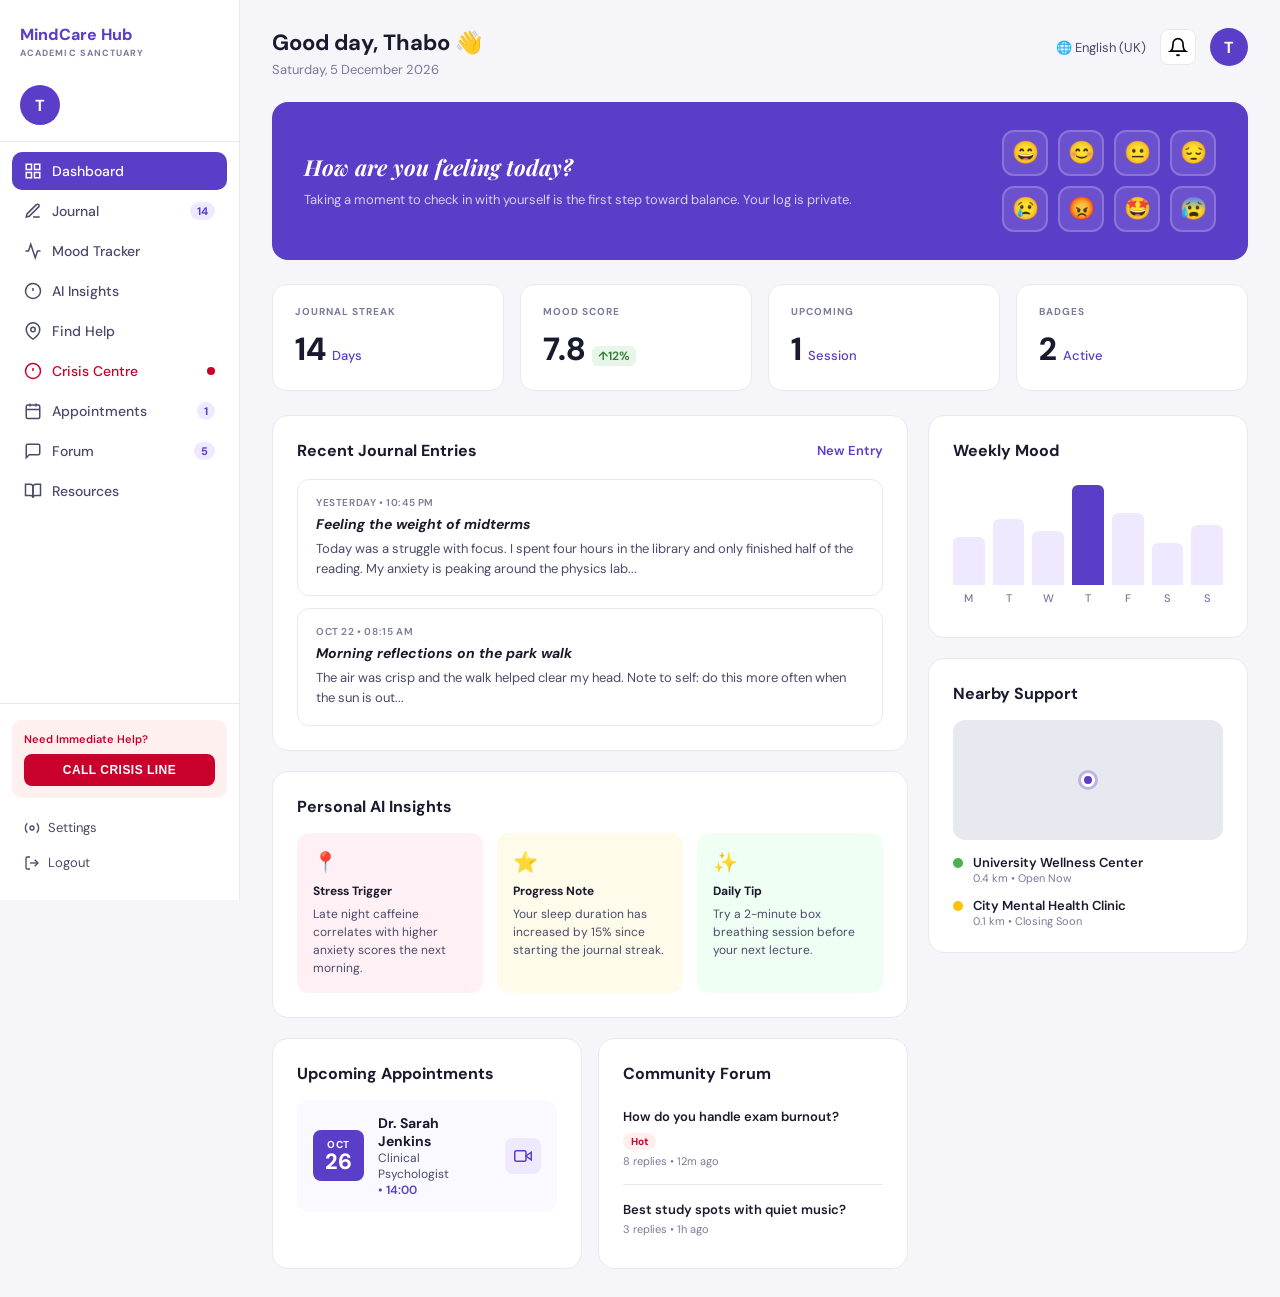
<file: dashboard.html>
<!doctype html>
<html lang="en">
  <head>
    <meta charset="UTF-8" />
    <meta name="viewport" content="width=device-width, initial-scale=1.0" />
    <title>MindCare Hub – Student Dashboard</title>
    <link href="https://fonts.googleapis.com/css2?family=Playfair+Display:ital,wght@0,700;1,700&family=DM+Sans:wght@300;400;500;600;700&display=swap" rel="stylesheet"/>
    <link rel="stylesheet" href="dashboard.css">
  </head>
  <body>
    <aside class="sidebar">
      <div class="sidebar-brand">
        <div class="brand-logo">MindCare Hub</div>
        <div class="brand-sub">ACADEMIC SANCTUARY</div>
      </div>
      <div class="sidebar-avatar">
        <div class="avatar-circle">T</div>
      </div>
      <nav class="sidebar-nav">
        <a href="dashboard.html" class="nav-item active">
          <svg width="18" height="18" viewBox="0 0 24 24" fill="none" stroke="currentColor" stroke-width="2"><rect x="3" y="3" width="7" height="7"/><rect x="14" y="3" width="7" height="7"/><rect x="3" y="14" width="7" height="7"/><rect x="14" y="14" width="7" height="7"/></svg>
          Dashboard
        </a>
        <a href="#" class="nav-item">
          <svg width="18" height="18" viewBox="0 0 24 24" fill="none" stroke="currentColor" stroke-width="2"><path d="M12 20h9"/><path d="M16.5 3.5a2.121 2.121 0 0 1 3 3L7 19l-4 1 1-4L16.5 3.5z"/></svg>
          Journal <span class="nav-badge">14</span>
        </a>
        <a href="#" class="nav-item">
          <svg width="18" height="18" viewBox="0 0 24 24" fill="none" stroke="currentColor" stroke-width="2"><polyline points="22 12 18 12 15 21 9 3 6 12 2 12"/></svg>
          Mood Tracker
        </a>
        <a href="#" class="nav-item">
          <svg width="18" height="18" viewBox="0 0 24 24" fill="none" stroke="currentColor" stroke-width="2"><circle cx="12" cy="12" r="10"/><line x1="12" y1="8" x2="12" y2="12"/><line x1="12" y1="16" x2="12.01" y2="16"/></svg>
          AI Insights
        </a>
        <a href="#" class="nav-item">
          <svg width="18" height="18" viewBox="0 0 24 24" fill="none" stroke="currentColor" stroke-width="2"><path d="M21 10c0 7-9 13-9 13s-9-6-9-13a9 9 0 0 1 18 0z"/><circle cx="12" cy="10" r="3"/></svg>
          Find Help
        </a>
        <a href="#" class="nav-item crisis-item">
          <svg width="18" height="18" viewBox="0 0 24 24" fill="none" stroke="currentColor" stroke-width="2"><circle cx="12" cy="12" r="10"/><line x1="12" y1="8" x2="12" y2="12"/><line x1="12" y1="16" x2="12.01" y2="16"/></svg>
          Crisis Centre <span class="crisis-dot"></span>
        </a>
        <a href="#" class="nav-item">
          <svg width="18" height="18" viewBox="0 0 24 24" fill="none" stroke="currentColor" stroke-width="2"><rect x="3" y="4" width="18" height="18" rx="2"/><line x1="16" y1="2" x2="16" y2="6"/><line x1="8" y1="2" x2="8" y2="6"/><line x1="3" y1="10" x2="21" y2="10"/></svg>
          Appointments <span class="nav-badge">1</span>
        </a>
        <a href="#" class="nav-item">
          <svg width="18" height="18" viewBox="0 0 24 24" fill="none" stroke="currentColor" stroke-width="2"><path d="M21 15a2 2 0 0 1-2 2H7l-4 4V5a2 2 0 0 1 2-2h14a2 2 0 0 1 2 2z"/></svg>
          Forum <span class="nav-badge">5</span>
        </a>
        <a href="#" class="nav-item">
          <svg width="18" height="18" viewBox="0 0 24 24" fill="none" stroke="currentColor" stroke-width="2"><path d="M2 3h6a4 4 0 0 1 4 4v14a3 3 0 0 0-3-3H2z"/><path d="M22 3h-6a4 4 0 0 0-4 4v14a3 3 0 0 1 3-3h7z"/></svg>
          Resources
        </a>
      </nav>
      <div class="sidebar-footer">
        <div class="crisis-alert">
          <div class="crisis-alert-label">Need Immediate Help?</div>
          <button class="crisis-btn" id="crisisBtn">CALL CRISIS LINE</button>
        </div>
        <a href="#" class="sidebar-link">
          <svg width="16" height="16" viewBox="0 0 24 24" fill="none" stroke="currentColor" stroke-width="2"><circle cx="12" cy="12" r="3"/><path d="M19.07 4.93a10 10 0 0 1 0 14.14M4.93 4.93a10 10 0 0 0 0 14.14"/></svg>
          Settings
        </a>
        <a href="index.html" class="sidebar-link">
          <svg width="16" height="16" viewBox="0 0 24 24" fill="none" stroke="currentColor" stroke-width="2"><path d="M9 21H5a2 2 0 0 1-2-2V5a2 2 0 0 1 2-2h4"/><polyline points="16 17 21 12 16 7"/><line x1="21" y1="12" x2="9" y2="12"/></svg>
          Logout
        </a>
      </div>
    </aside>

    <main class="main">
      <header class="topbar">
        <div class="topbar-left">
          <h1 class="greeting">Good day, Thabo 👋</h1>
          <p class="date" id="currentDate"></p>
        </div>
        <div class="topbar-right">
          <div class="lang-selector">🌐 English (UK)</div>
          <button class="notif-btn" id="notifBtn">
            <svg width="20" height="20" viewBox="0 0 24 24" fill="none" stroke="currentColor" stroke-width="2"><path d="M18 8A6 6 0 0 0 6 8c0 7-3 9-3 9h18s-3-2-3-9"/><path d="M13.73 21a2 2 0 0 1-3.46 0"/></svg>
          </button>
          <div class="user-avatar">T</div>
        </div>
      </header>

      <div class="mood-card">
        <div class="mood-card-left">
          <h2 class="mood-title">How are you feeling today?</h2>
          <p class="mood-sub">Taking a moment to check in with yourself is the first step toward balance. Your log is private.</p>
        </div>
        <div class="mood-emojis">
          <button class="emoji-btn">😄</button>
          <button class="emoji-btn">😊</button>
          <button class="emoji-btn">😐</button>
          <button class="emoji-btn">😔</button>
          <button class="emoji-btn">😢</button>
          <button class="emoji-btn">😡</button>
          <button class="emoji-btn">🤩</button>
          <button class="emoji-btn">😰</button>
        </div>
      </div>

      <div class="stats-row">
        <div class="stat-card"><div class="stat-label">JOURNAL STREAK</div><div class="stat-value">14 <span class="stat-unit">Days</span></div></div>
        <div class="stat-card"><div class="stat-label">MOOD SCORE</div><div class="stat-value">7.8 <span class="stat-trend up">↑12%</span></div></div>
        <div class="stat-card"><div class="stat-label">UPCOMING</div><div class="stat-value">1 <span class="stat-unit">Session</span></div></div>
        <div class="stat-card"><div class="stat-label">BADGES</div><div class="stat-value">2 <span class="stat-unit">Active</span></div></div>
      </div>

      <div class="content-grid">
        <div class="col-left">
          <div class="widget">
            <div class="widget-header">
              <h3 class="widget-title">Recent Journal Entries</h3>
              <a href="#" class="widget-action">New Entry</a>
            </div>
            <div class="journal-entry">
              <div class="entry-meta">YESTERDAY • 10:45 PM</div>
              <div class="entry-title">Feeling the weight of midterms</div>
              <div class="entry-preview">Today was a struggle with focus. I spent four hours in the library and only finished half of the reading. My anxiety is peaking around the physics lab...</div>
            </div>
            <div class="journal-entry">
              <div class="entry-meta">OCT 22 • 08:15 AM</div>
              <div class="entry-title">Morning reflections on the park walk</div>
              <div class="entry-preview">The air was crisp and the walk helped clear my head. Note to self: do this more often when the sun is out...</div>
            </div>
          </div>

          <div class="widget">
            <h3 class="widget-title">Personal AI Insights</h3>
            <div class="insights-grid">
              <div class="insight-card pink"><div class="insight-icon">📍</div><div class="insight-type">Stress Trigger</div><div class="insight-text">Late night caffeine correlates with higher anxiety scores the next morning.</div></div>
              <div class="insight-card yellow"><div class="insight-icon">⭐</div><div class="insight-type">Progress Note</div><div class="insight-text">Your sleep duration has increased by 15% since starting the journal streak.</div></div>
              <div class="insight-card green"><div class="insight-icon">✨</div><div class="insight-type">Daily Tip</div><div class="insight-text">Try a 2-minute box breathing session before your next lecture.</div></div>
            </div>
          </div>

          <div class="bottom-row">
            <div class="widget">
              <h3 class="widget-title">Upcoming Appointments</h3>
              <div class="appointment-card">
                <div class="appt-date"><div class="appt-month">OCT</div><div class="appt-day">26</div></div>
                <div class="appt-info">
                  <div class="appt-name">Dr. Sarah Jenkins</div>
                  <div class="appt-role">Clinical Psychologist</div>
                  <div class="appt-time">• 14:00</div>
                </div>
                <button class="appt-video">
                  <svg width="18" height="18" viewBox="0 0 24 24" fill="none" stroke="currentColor" stroke-width="2"><polygon points="23 7 16 12 23 17 23 7"/><rect x="1" y="5" width="15" height="14" rx="2"/></svg>
                </button>
              </div>
            </div>
            <div class="widget">
              <h3 class="widget-title">Community Forum</h3>
              <div class="forum-item"><div class="forum-q">How do you handle exam burnout?</div><span class="forum-tag hot">Hot</span><div class="forum-meta">8 replies • 12m ago</div></div>
              <div class="forum-divider"></div>
              <div class="forum-item"><div class="forum-q">Best study spots with quiet music?</div><div class="forum-meta">3 replies • 1h ago</div></div>
            </div>
          </div>
        </div>

        <div class="col-right">
          <div class="widget">
            <h3 class="widget-title">Weekly Mood</h3>
            <div class="mood-chart">
              <div class="chart-bars">
                <div class="bar-wrap"><div class="bar" style="height:40%"></div><span>M</span></div>
                <div class="bar-wrap"><div class="bar" style="height:55%"></div><span>T</span></div>
                <div class="bar-wrap"><div class="bar" style="height:45%"></div><span>W</span></div>
                <div class="bar-wrap"><div class="bar active" style="height:90%"></div><span>T</span></div>
                <div class="bar-wrap"><div class="bar" style="height:60%"></div><span>F</span></div>
                <div class="bar-wrap"><div class="bar" style="height:35%"></div><span>S</span></div>
                <div class="bar-wrap"><div class="bar" style="height:50%"></div><span>S</span></div>
              </div>
            </div>
          </div>

          <div class="widget">
            <h3 class="widget-title">Nearby Support</h3>
            <div class="map-placeholder"><div class="map-dot"></div></div>
            <div class="support-list">
              <div class="support-item"><span class="support-dot green"></span><div><div class="support-name">University Wellness Center</div><div class="support-meta">0.4 km • Open Now</div></div></div>
              <div class="support-item"><span class="support-dot yellow"></span><div><div class="support-name">City Mental Health Clinic</div><div class="support-meta">0.1 km • Closing Soon</div></div></div>
            </div>
          </div>
        </div>
      </div>
    </main>

    <script src="dashboard.js"></script>
  </body>
</html>
</file>
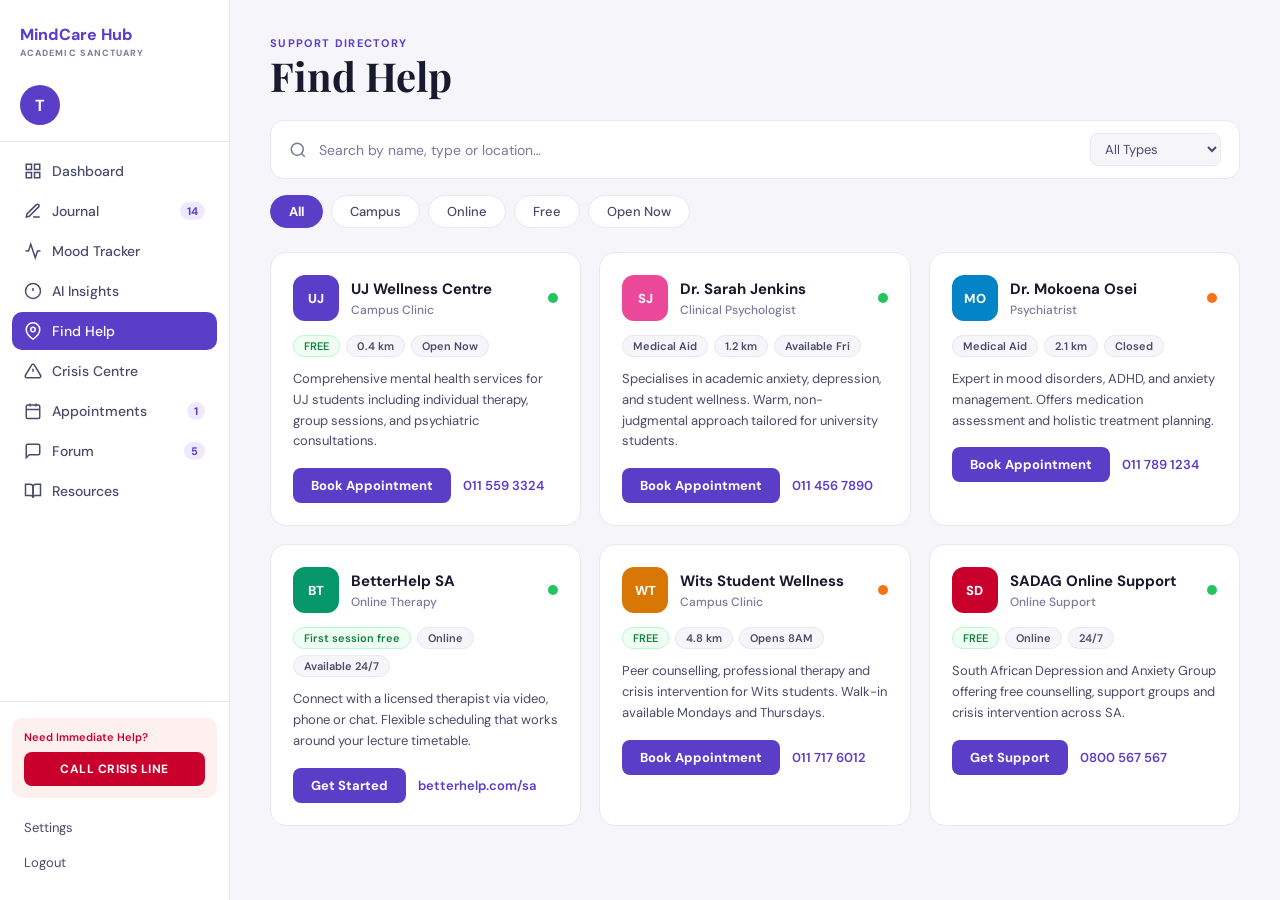
<file: find-help.html>
<!doctype html>
<html lang="en">
<head>
  <meta charset="UTF-8"/><meta name="viewport" content="width=device-width, initial-scale=1.0"/>
  <title>MindCare Hub – Find Help</title>
  <link href="https://fonts.googleapis.com/css2?family=Playfair+Display:ital,wght@0,700;1,700&family=DM+Sans:opsz,wght@9..40,300;9..40,400;9..40,500;9..40,600;9..40,700;9..40,800&display=swap" rel="stylesheet"/>
  <link rel="stylesheet" href="find-help.css"/>
</head>
<body>
<aside class="sidebar">
  <div class="sidebar-brand"><div class="brand-logo">MindCare Hub</div><div class="brand-sub">ACADEMIC SANCTUARY</div></div>
  <div class="sidebar-avatar"><div class="avatar-circle">T</div></div>
  <nav class="sidebar-nav">
    <a class="nav-item" href="dashboard.html"><svg width="18" height="18" viewBox="0 0 24 24" fill="none" stroke="currentColor" stroke-width="2"><rect x="3" y="3" width="7" height="7"/><rect x="14" y="3" width="7" height="7"/><rect x="3" y="14" width="7" height="7"/><rect x="14" y="14" width="7" height="7"/></svg>Dashboard</a>
    <a class="nav-item" href="journal.html"><svg width="18" height="18" viewBox="0 0 24 24" fill="none" stroke="currentColor" stroke-width="2"><path d="M12 20h9"/><path d="M16.5 3.5a2.121 2.121 0 0 1 3 3L7 19l-4 1 1-4L16.5 3.5z"/></svg>Journal<span class="nav-badge">14</span></a>
    <a class="nav-item" href="mood.html"><svg width="18" height="18" viewBox="0 0 24 24" fill="none" stroke="currentColor" stroke-width="2"><polyline points="22 12 18 12 15 21 9 3 6 12 2 12"/></svg>Mood Tracker</a>
    <a class="nav-item" href="ai-insights.html"><svg width="18" height="18" viewBox="0 0 24 24" fill="none" stroke="currentColor" stroke-width="2"><circle cx="12" cy="12" r="10"/><line x1="12" y1="8" x2="12" y2="12"/><line x1="12" y1="16" x2="12.01" y2="16"/></svg>AI Insights</a>
    <a class="nav-item active" href="find-help.html"><svg width="18" height="18" viewBox="0 0 24 24" fill="none" stroke="currentColor" stroke-width="2"><path d="M21 10c0 7-9 13-9 13s-9-6-9-13a9 9 0 0 1 18 0z"/><circle cx="12" cy="10" r="3"/></svg>Find Help</a>
    <a class="nav-item" href="crisis.html"><svg width="18" height="18" viewBox="0 0 24 24" fill="none" stroke="currentColor" stroke-width="2"><path d="M10.29 3.86L1.82 18a2 2 0 0 0 1.71 3h16.94a2 2 0 0 0 1.71-3L13.71 3.86a2 2 0 0 0-3.42 0z"/><line x1="12" y1="9" x2="12" y2="13"/><line x1="12" y1="17" x2="12.01" y2="17"/></svg>Crisis Centre</a>
    <a class="nav-item" href="appointments.html"><svg width="18" height="18" viewBox="0 0 24 24" fill="none" stroke="currentColor" stroke-width="2"><rect x="3" y="4" width="18" height="18" rx="2"/><line x1="16" y1="2" x2="16" y2="6"/><line x1="8" y1="2" x2="8" y2="6"/><line x1="3" y1="10" x2="21" y2="10"/></svg>Appointments<span class="nav-badge">1</span></a>
    <a class="nav-item" href="forum.html"><svg width="18" height="18" viewBox="0 0 24 24" fill="none" stroke="currentColor" stroke-width="2"><path d="M21 15a2 2 0 0 1-2 2H7l-4 4V5a2 2 0 0 1 2-2h14a2 2 0 0 1 2 2z"/></svg>Forum<span class="nav-badge">5</span></a>
    <a class="nav-item" href="resources.html"><svg width="18" height="18" viewBox="0 0 24 24" fill="none" stroke="currentColor" stroke-width="2"><path d="M2 3h6a4 4 0 0 1 4 4v14a3 3 0 0 0-3-3H2z"/><path d="M22 3h-6a4 4 0 0 0-4 4v14a3 3 0 0 1 3-3h7z"/></svg>Resources</a>
  </nav>
  <div class="sidebar-footer">
    <div class="crisis-alert-box"><div class="crisis-alert-label">Need Immediate Help?</div><button class="crisis-call-btn" id="crisisCallBtn">CALL CRISIS LINE</button></div>
    <a href="#" class="sidebar-link">Settings</a>
    <a href="index.html" class="sidebar-link">Logout</a>
  </div>
</aside>
<main class="main">
  <div class="page-header">
    <div><p class="page-eyebrow">SUPPORT DIRECTORY</p><h1 class="page-title">Find Help</h1></div>
  </div>
  <div class="search-bar">
    <svg width="18" height="18" viewBox="0 0 24 24" fill="none" stroke="#7a7a9a" stroke-width="2"><circle cx="11" cy="11" r="8"/><line x1="21" y1="21" x2="16.65" y2="16.65"/></svg>
    <input type="text" id="providerSearch" placeholder="Search by name, type or location…"/>
    <select id="typeFilter" class="filter-sel"><option value="">All Types</option><option value="campus">Campus Clinic</option><option value="therapist">Therapist</option><option value="psychiatrist">Psychiatrist</option><option value="online">Online Support</option></select>
  </div>
  <div class="filter-chips">
    <button class="chip active" data-filter="all">All</button>
    <button class="chip" data-filter="campus">Campus</button>
    <button class="chip" data-filter="online">Online</button>
    <button class="chip" data-filter="free">Free</button>
    <button class="chip" data-filter="open">Open Now</button>
  </div>
  <div class="providers-grid" id="providersGrid">
    <div class="provider-card" data-type="campus" data-free="true" data-open="true">
      <div class="provider-top"><div class="provider-avatar uj-color">UJ</div><div><h3 class="provider-name">UJ Wellness Centre</h3><p class="provider-type">Campus Clinic</p></div><span class="status-dot open-dot"></span></div>
      <div class="provider-meta"><span class="meta-pill free-pill">FREE</span><span class="meta-pill">0.4 km</span><span class="meta-pill">Open Now</span></div>
      <p class="provider-desc">Comprehensive mental health services for UJ students including individual therapy, group sessions, and psychiatric consultations.</p>
      <div class="provider-actions"><button class="book-btn" onclick="window.location.href='appointments.html'">Book Appointment</button><a href="tel:0115593324" class="call-link">011 559 3324</a></div>
    </div>
    <div class="provider-card" data-type="therapist" data-open="true">
      <div class="provider-top"><div class="provider-avatar sarah-color">SJ</div><div><h3 class="provider-name">Dr. Sarah Jenkins</h3><p class="provider-type">Clinical Psychologist</p></div><span class="status-dot open-dot"></span></div>
      <div class="provider-meta"><span class="meta-pill">Medical Aid</span><span class="meta-pill">1.2 km</span><span class="meta-pill">Available Fri</span></div>
      <p class="provider-desc">Specialises in academic anxiety, depression, and student wellness. Warm, non-judgmental approach tailored for university students.</p>
      <div class="provider-actions"><button class="book-btn" onclick="window.location.href='appointments.html'">Book Appointment</button><a href="tel:0114567890" class="call-link">011 456 7890</a></div>
    </div>
    <div class="provider-card" data-type="psychiatrist">
      <div class="provider-top"><div class="provider-avatar mok-color">MO</div><div><h3 class="provider-name">Dr. Mokoena Osei</h3><p class="provider-type">Psychiatrist</p></div><span class="status-dot closed-dot"></span></div>
      <div class="provider-meta"><span class="meta-pill">Medical Aid</span><span class="meta-pill">2.1 km</span><span class="meta-pill">Closed</span></div>
      <p class="provider-desc">Expert in mood disorders, ADHD, and anxiety management. Offers medication assessment and holistic treatment planning.</p>
      <div class="provider-actions"><button class="book-btn" onclick="window.location.href='appointments.html'">Book Appointment</button><a href="tel:0117891234" class="call-link">011 789 1234</a></div>
    </div>
    <div class="provider-card" data-type="online" data-free="true" data-open="true">
      <div class="provider-top"><div class="provider-avatar online-color">BT</div><div><h3 class="provider-name">BetterHelp SA</h3><p class="provider-type">Online Therapy</p></div><span class="status-dot open-dot"></span></div>
      <div class="provider-meta"><span class="meta-pill free-pill">First session free</span><span class="meta-pill">Online</span><span class="meta-pill">Available 24/7</span></div>
      <p class="provider-desc">Connect with a licensed therapist via video, phone or chat. Flexible scheduling that works around your lecture timetable.</p>
      <div class="provider-actions"><button class="book-btn" onclick="window.location.href='appointments.html'">Get Started</button><span class="call-link">betterhelp.com/sa</span></div>
    </div>
    <div class="provider-card" data-type="campus" data-free="true">
      <div class="provider-top"><div class="provider-avatar wits-color">WT</div><div><h3 class="provider-name">Wits Student Wellness</h3><p class="provider-type">Campus Clinic</p></div><span class="status-dot closed-dot"></span></div>
      <div class="provider-meta"><span class="meta-pill free-pill">FREE</span><span class="meta-pill">4.8 km</span><span class="meta-pill">Opens 8AM</span></div>
      <p class="provider-desc">Peer counselling, professional therapy and crisis intervention for Wits students. Walk-in available Mondays and Thursdays.</p>
      <div class="provider-actions"><button class="book-btn" onclick="window.location.href='appointments.html'">Book Appointment</button><a href="tel:0117176012" class="call-link">011 717 6012</a></div>
    </div>
    <div class="provider-card" data-type="online" data-free="true" data-open="true">
      <div class="provider-top"><div class="provider-avatar sadag-color">SD</div><div><h3 class="provider-name">SADAG Online Support</h3><p class="provider-type">Online Support</p></div><span class="status-dot open-dot"></span></div>
      <div class="provider-meta"><span class="meta-pill free-pill">FREE</span><span class="meta-pill">Online</span><span class="meta-pill">24/7</span></div>
      <p class="provider-desc">South African Depression and Anxiety Group offering free counselling, support groups and crisis intervention across SA.</p>
      <div class="provider-actions"><button class="book-btn" onclick="window.location.href='crisis.html'">Get Support</button><a href="tel:0800567567" class="call-link">0800 567 567</a></div>
    </div>
  </div>
</main>
<script src="find-help.js"></script>
</body>
</html>
</file>
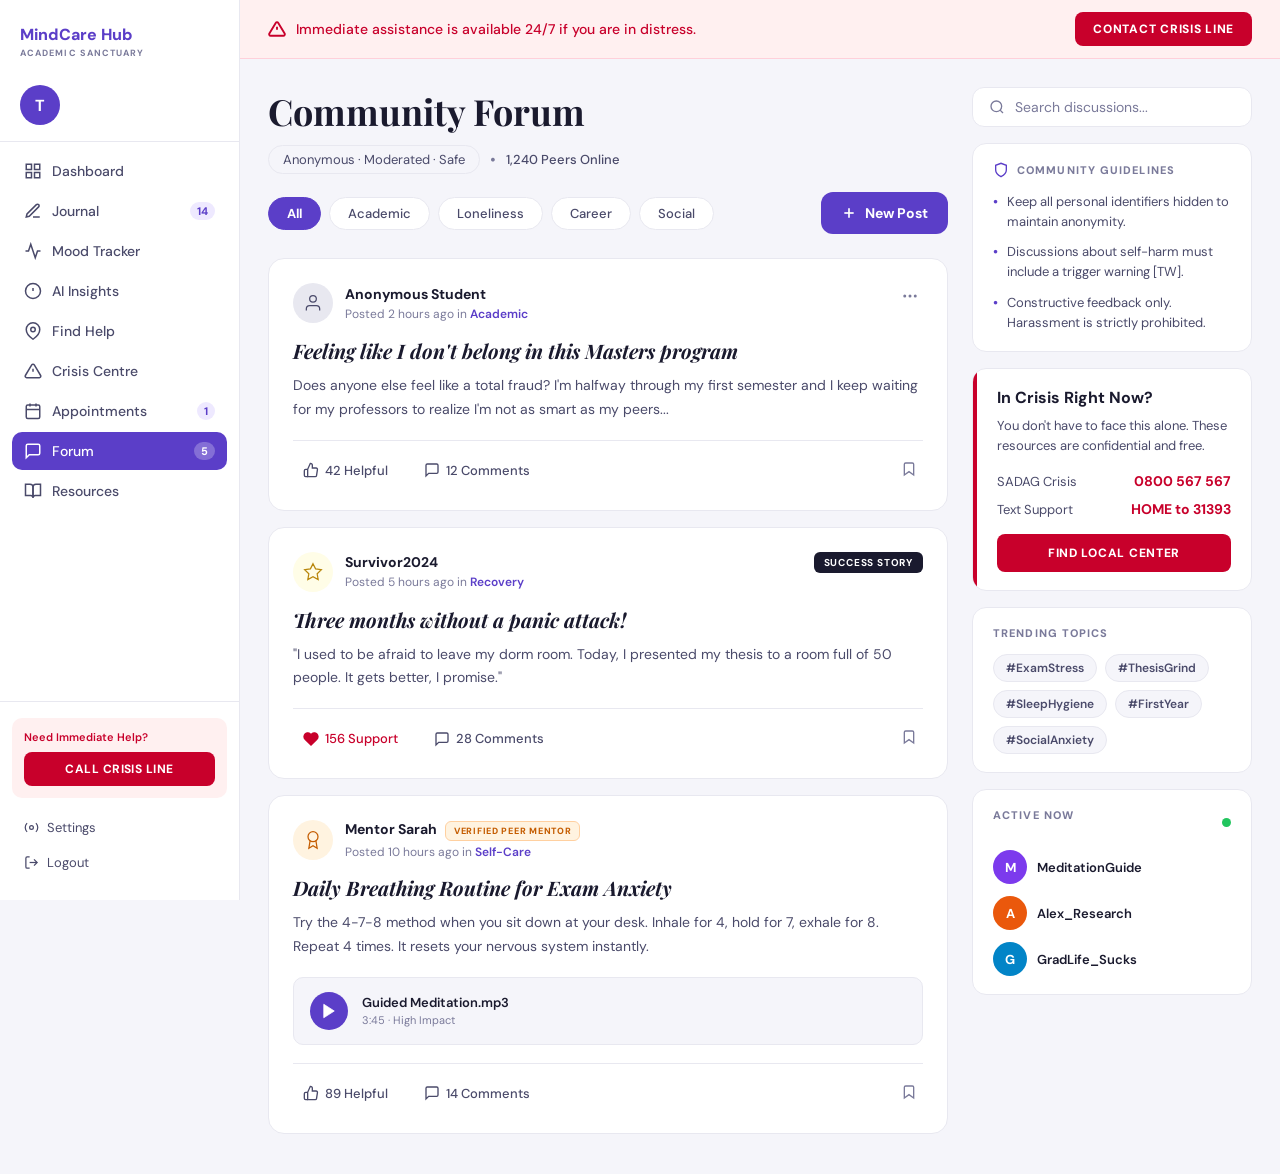
<file: forum.html>
<!doctype html>
<html lang="en">
<head>
  <meta charset="UTF-8"/><meta name="viewport" content="width=device-width, initial-scale=1.0"/>
  <title>MindCare Hub – Community Forum</title>
  <link href="https://fonts.googleapis.com/css2?family=Playfair+Display:ital,wght@0,700;1,700&family=DM+Sans:opsz,wght@9..40,300;9..40,400;9..40,500;9..40,600;9..40,700;9..40,800&display=swap" rel="stylesheet"/>
  <link rel="stylesheet" href="forum.css"/>
</head>
<body>
<aside class="sidebar">
  <div class="sidebar-brand"><div class="brand-logo">MindCare Hub</div><div class="brand-sub">ACADEMIC SANCTUARY</div></div>
  <div class="sidebar-avatar"><div class="avatar-circle">T</div></div>
  <nav class="sidebar-nav">
    <a class="nav-item" href="dashboard.html"><svg width="18" height="18" viewBox="0 0 24 24" fill="none" stroke="currentColor" stroke-width="2"><rect x="3" y="3" width="7" height="7"/><rect x="14" y="3" width="7" height="7"/><rect x="3" y="14" width="7" height="7"/><rect x="14" y="14" width="7" height="7"/></svg>Dashboard</a>
    <a class="nav-item" href="#"><svg width="18" height="18" viewBox="0 0 24 24" fill="none" stroke="currentColor" stroke-width="2"><path d="M12 20h9"/><path d="M16.5 3.5a2.121 2.121 0 0 1 3 3L7 19l-4 1 1-4L16.5 3.5z"/></svg>Journal<span class="nav-badge">14</span></a>
    <a class="nav-item" href="mood.html"><svg width="18" height="18" viewBox="0 0 24 24" fill="none" stroke="currentColor" stroke-width="2"><polyline points="22 12 18 12 15 21 9 3 6 12 2 12"/></svg>Mood Tracker</a>
    <a class="nav-item" href="#"><svg width="18" height="18" viewBox="0 0 24 24" fill="none" stroke="currentColor" stroke-width="2"><circle cx="12" cy="12" r="10"/><line x1="12" y1="8" x2="12" y2="12"/><line x1="12" y1="16" x2="12.01" y2="16"/></svg>AI Insights</a>
    <a class="nav-item" href="#"><svg width="18" height="18" viewBox="0 0 24 24" fill="none" stroke="currentColor" stroke-width="2"><path d="M21 10c0 7-9 13-9 13s-9-6-9-13a9 9 0 0 1 18 0z"/><circle cx="12" cy="10" r="3"/></svg>Find Help</a>
    <a class="nav-item" href="crisis.html"><svg width="18" height="18" viewBox="0 0 24 24" fill="none" stroke="currentColor" stroke-width="2"><path d="M10.29 3.86L1.82 18a2 2 0 0 0 1.71 3h16.94a2 2 0 0 0 1.71-3L13.71 3.86a2 2 0 0 0-3.42 0z"/><line x1="12" y1="9" x2="12" y2="13"/><line x1="12" y1="17" x2="12.01" y2="17"/></svg>Crisis Centre</a>
    <a class="nav-item" href="#"><svg width="18" height="18" viewBox="0 0 24 24" fill="none" stroke="currentColor" stroke-width="2"><rect x="3" y="4" width="18" height="18" rx="2"/><line x1="16" y1="2" x2="16" y2="6"/><line x1="8" y1="2" x2="8" y2="6"/><line x1="3" y1="10" x2="21" y2="10"/></svg>Appointments<span class="nav-badge">1</span></a>
    <a class="nav-item active" href="forum.html"><svg width="18" height="18" viewBox="0 0 24 24" fill="none" stroke="currentColor" stroke-width="2"><path d="M21 15a2 2 0 0 1-2 2H7l-4 4V5a2 2 0 0 1 2-2h14a2 2 0 0 1 2 2z"/></svg>Forum<span class="nav-badge">5</span></a>
    <a class="nav-item" href="#"><svg width="18" height="18" viewBox="0 0 24 24" fill="none" stroke="currentColor" stroke-width="2"><path d="M2 3h6a4 4 0 0 1 4 4v14a3 3 0 0 0-3-3H2z"/><path d="M22 3h-6a4 4 0 0 0-4 4v14a3 3 0 0 1 3-3h7z"/></svg>Resources</a>
  </nav>
  <div class="sidebar-footer">
    <div class="crisis-alert-box"><div class="crisis-alert-label">Need Immediate Help?</div><button class="crisis-call-btn" id="crisisCallBtn">CALL CRISIS LINE</button></div>
    <a href="#" class="sidebar-link"><svg width="15" height="15" viewBox="0 0 24 24" fill="none" stroke="currentColor" stroke-width="2"><circle cx="12" cy="12" r="3"/><path d="M19.07 4.93a10 10 0 0 1 0 14.14M4.93 4.93a10 10 0 0 0 0 14.14"/></svg>Settings</a>
    <a href="index.html" class="sidebar-link"><svg width="15" height="15" viewBox="0 0 24 24" fill="none" stroke="currentColor" stroke-width="2"><path d="M9 21H5a2 2 0 0 1-2-2V5a2 2 0 0 1 2-2h4"/><polyline points="16 17 21 12 16 7"/><line x1="21" y1="12" x2="9" y2="12"/></svg>Logout</a>
  </div>
</aside>
<main class="main">
  <div class="crisis-top-banner">
    <div class="crisis-top-left"><svg width="18" height="18" viewBox="0 0 24 24" fill="none" stroke="#c8002b" stroke-width="2.5"><path d="M10.29 3.86L1.82 18a2 2 0 0 0 1.71 3h16.94a2 2 0 0 0 1.71-3L13.71 3.86a2 2 0 0 0-3.42 0z"/><line x1="12" y1="9" x2="12" y2="13"/><line x1="12" y1="17" x2="12.01" y2="17"/></svg><span>Immediate assistance is available 24/7 if you are in distress.</span></div>
    <button class="contact-crisis-btn" id="contactCrisisBtn">CONTACT CRISIS LINE</button>
  </div>
  <div class="page-body">
    <div class="forum-layout">
      <div class="forum-main">
        <div class="forum-title-row">
          <h1 class="forum-title">Community Forum</h1>
          <div class="forum-meta-row"><span class="forum-meta-badge">Anonymous · Moderated · Safe</span><span class="forum-meta-sep">•</span><span class="peers-online">1,240 Peers Online</span></div>
        </div>
        <div class="filters-row">
          <div class="filter-pills">
            <button class="pill active" data-filter="all">All</button>
            <button class="pill" data-filter="academic">Academic</button>
            <button class="pill" data-filter="loneliness">Loneliness</button>
            <button class="pill" data-filter="career">Career</button>
            <button class="pill" data-filter="social">Social</button>
          </div>
          <button class="new-post-btn" id="newPostBtn"><svg width="16" height="16" viewBox="0 0 24 24" fill="none" stroke="white" stroke-width="2.5"><line x1="12" y1="5" x2="12" y2="19"/><line x1="5" y1="12" x2="19" y2="12"/></svg>New Post</button>
        </div>
        <div class="posts-feed" id="postsFeed">
          <article class="post-card" data-category="academic">
            <div class="post-header"><div class="post-author-wrap"><div class="post-avatar anon-avatar"><svg width="20" height="20" viewBox="0 0 24 24" fill="none" stroke="currentColor" stroke-width="1.5"><path d="M20 21v-2a4 4 0 0 0-4-4H8a4 4 0 0 0-4 4v2"/><circle cx="12" cy="7" r="4"/></svg></div><div><div class="post-author">Anonymous Student</div><div class="post-meta">Posted 2 hours ago in <span class="post-category">Academic</span></div></div></div><button class="post-menu-btn"><svg width="18" height="18" viewBox="0 0 24 24" fill="none" stroke="currentColor" stroke-width="2"><circle cx="5" cy="12" r="1"/><circle cx="12" cy="12" r="1"/><circle cx="19" cy="12" r="1"/></svg></button></div>
            <h2 class="post-title">Feeling like I don't belong in this Masters program</h2>
            <p class="post-body">Does anyone else feel like a total fraud? I'm halfway through my first semester and I keep waiting for my professors to realize I'm not as smart as my peers...</p>
            <div class="post-footer"><div class="post-actions"><button class="action-btn like-btn"><svg width="16" height="16" viewBox="0 0 24 24" fill="none" stroke="currentColor" stroke-width="2"><path d="M14 9V5a3 3 0 0 0-3-3l-4 9v11h11.28a2 2 0 0 0 2-1.7l1.38-9a2 2 0 0 0-2-2.3H14z"/><path d="M7 22H4a2 2 0 0 1-2-2v-7a2 2 0 0 1 2-2h3"/></svg>42 Helpful</button><button class="action-btn comment-btn"><svg width="16" height="16" viewBox="0 0 24 24" fill="none" stroke="currentColor" stroke-width="2"><path d="M21 15a2 2 0 0 1-2 2H7l-4 4V5a2 2 0 0 1 2-2h14a2 2 0 0 1 2 2z"/></svg>12 Comments</button></div><button class="bookmark-btn"><svg width="16" height="16" viewBox="0 0 24 24" fill="none" stroke="currentColor" stroke-width="2"><path d="M19 21l-7-5-7 5V5a2 2 0 0 1 2-2h10a2 2 0 0 1 2 2z"/></svg></button></div>
          </article>
          <article class="post-card success-card" data-category="recovery">
            <div class="post-header"><div class="post-author-wrap"><div class="post-avatar star-avatar"><svg width="20" height="20" viewBox="0 0 24 24" fill="none" stroke="currentColor" stroke-width="1.5"><polygon points="12 2 15.09 8.26 22 9.27 17 14.14 18.18 21.02 12 17.77 5.82 21.02 7 14.14 2 9.27 8.91 8.26 12 2"/></svg></div><div><div class="post-author">Survivor2024</div><div class="post-meta">Posted 5 hours ago in <span class="post-category">Recovery</span></div></div></div><span class="success-badge">SUCCESS STORY</span></div>
            <h2 class="post-title">Three months without a panic attack!</h2>
            <p class="post-body">"I used to be afraid to leave my dorm room. Today, I presented my thesis to a room full of 50 people. It gets better, I promise."</p>
            <div class="post-footer"><div class="post-actions"><button class="action-btn like-btn liked"><svg width="16" height="16" viewBox="0 0 24 24" fill="currentColor" stroke="currentColor" stroke-width="2"><path d="M20.84 4.61a5.5 5.5 0 0 0-7.78 0L12 5.67l-1.06-1.06a5.5 5.5 0 0 0-7.78 7.78l1.06 1.06L12 21.23l7.78-7.78 1.06-1.06a5.5 5.5 0 0 0 0-7.78z"/></svg>156 Support</button><button class="action-btn comment-btn"><svg width="16" height="16" viewBox="0 0 24 24" fill="none" stroke="currentColor" stroke-width="2"><path d="M21 15a2 2 0 0 1-2 2H7l-4 4V5a2 2 0 0 1 2-2h14a2 2 0 0 1 2 2z"/></svg>28 Comments</button></div><button class="bookmark-btn"><svg width="16" height="16" viewBox="0 0 24 24" fill="none" stroke="currentColor" stroke-width="2"><path d="M19 21l-7-5-7 5V5a2 2 0 0 1 2-2h10a2 2 0 0 1 2 2z"/></svg></button></div>
          </article>
          <article class="post-card mentor-card" data-category="self-care">
            <div class="post-header"><div class="post-author-wrap"><div class="post-avatar mentor-avatar"><svg width="20" height="20" viewBox="0 0 24 24" fill="none" stroke="currentColor" stroke-width="1.5"><circle cx="12" cy="8" r="6"/><path d="M15.477 12.89L17 22l-5-3-5 3 1.523-9.11"/></svg></div><div><div class="post-author-row"><span class="post-author">Mentor Sarah</span><span class="mentor-badge">VERIFIED PEER MENTOR</span></div><div class="post-meta">Posted 10 hours ago in <span class="post-category">Self-Care</span></div></div></div></div>
            <h2 class="post-title">Daily Breathing Routine for Exam Anxiety</h2>
            <p class="post-body">Try the 4-7-8 method when you sit down at your desk. Inhale for 4, hold for 7, exhale for 8. Repeat 4 times. It resets your nervous system instantly.</p>
            <div class="audio-attachment"><button class="audio-play-btn" id="audioPlayBtn"><svg width="18" height="18" viewBox="0 0 24 24" fill="white" stroke="white" stroke-width="1"><polygon points="5 3 19 12 5 21 5 3"/></svg></button><div class="audio-info"><div class="audio-title">Guided Meditation.mp3</div><div class="audio-meta">3:45 · High Impact</div></div></div>
            <div class="post-footer"><div class="post-actions"><button class="action-btn like-btn"><svg width="16" height="16" viewBox="0 0 24 24" fill="none" stroke="currentColor" stroke-width="2"><path d="M14 9V5a3 3 0 0 0-3-3l-4 9v11h11.28a2 2 0 0 0 2-1.7l1.38-9a2 2 0 0 0-2-2.3H14z"/><path d="M7 22H4a2 2 0 0 1-2-2v-7a2 2 0 0 1 2-2h3"/></svg>89 Helpful</button><button class="action-btn comment-btn"><svg width="16" height="16" viewBox="0 0 24 24" fill="none" stroke="currentColor" stroke-width="2"><path d="M21 15a2 2 0 0 1-2 2H7l-4 4V5a2 2 0 0 1 2-2h14a2 2 0 0 1 2 2z"/></svg>14 Comments</button></div><button class="bookmark-btn"><svg width="16" height="16" viewBox="0 0 24 24" fill="none" stroke="currentColor" stroke-width="2"><path d="M19 21l-7-5-7 5V5a2 2 0 0 1 2-2h10a2 2 0 0 1 2 2z"/></svg></button></div>
          </article>
        </div>
      </div>
      <aside class="forum-sidebar">
        <div class="search-box"><svg width="16" height="16" viewBox="0 0 24 24" fill="none" stroke="#7a7a9a" stroke-width="2"><circle cx="11" cy="11" r="8"/><line x1="21" y1="21" x2="16.65" y2="16.65"/></svg><input type="text" placeholder="Search discussions..." id="searchInput"/></div>
        <div class="forum-widget"><div class="widget-title-row"><svg width="16" height="16" viewBox="0 0 24 24" fill="none" stroke="#5b3ec8" stroke-width="2"><path d="M12 22s8-4 8-10V5l-8-3-8 3v7c0 6 8 10 8 10z"/></svg><h3 class="widget-title">COMMUNITY GUIDELINES</h3></div><ul class="guidelines-list"><li>Keep all personal identifiers hidden to maintain anonymity.</li><li>Discussions about self-harm must include a trigger warning [TW].</li><li>Constructive feedback only. Harassment is strictly prohibited.</li></ul></div>
        <div class="crisis-widget"><div class="crisis-widget-bar"></div><div class="crisis-widget-body"><h3 class="crisis-widget-title">In Crisis Right Now?</h3><p class="crisis-widget-desc">You don't have to face this alone. These resources are confidential and free.</p><div class="crisis-resource-row"><span class="crisis-resource-label">SADAG Crisis</span><span class="crisis-resource-number">0800 567 567</span></div><div class="crisis-resource-row"><span class="crisis-resource-label">Text Support</span><span class="crisis-resource-number">HOME to 31393</span></div><button class="find-center-btn">FIND LOCAL CENTER</button></div></div>
        <div class="forum-widget"><h3 class="widget-title trending-title">TRENDING TOPICS</h3><div class="trending-tags"><button class="tag-pill" data-filter="academic">#ExamStress</button><button class="tag-pill" data-filter="academic">#ThesisGrind</button><button class="tag-pill">#SleepHygiene</button><button class="tag-pill">#FirstYear</button><button class="tag-pill">#SocialAnxiety</button></div></div>
        <div class="forum-widget"><div class="active-header"><h3 class="widget-title trending-title">ACTIVE NOW</h3><span class="active-dot"></span></div><div class="active-list"><div class="active-item"><div class="active-avatar av1">M</div><span class="active-name">MeditationGuide</span></div><div class="active-item"><div class="active-avatar av2">A</div><span class="active-name">Alex_Research</span></div><div class="active-item"><div class="active-avatar av3">G</div><span class="active-name">GradLife_Sucks</span></div></div></div>
      </aside>
    </div>
  </div>
</main>
<div class="modal-overlay" id="modalOverlay">
  <div class="modal">
    <div class="modal-header"><h2 class="modal-title">New Post</h2><button class="modal-close" id="modalClose"><svg width="20" height="20" viewBox="0 0 24 24" fill="none" stroke="currentColor" stroke-width="2"><line x1="18" y1="6" x2="6" y2="18"/><line x1="6" y1="6" x2="18" y2="18"/></svg></button></div>
    <div class="modal-body"><div class="modal-anon-note"><svg width="14" height="14" viewBox="0 0 24 24" fill="none" stroke="#5b3ec8" stroke-width="2"><path d="M12 22s8-4 8-10V5l-8-3-8 3v7c0 6 8 10 8 10z"/></svg>Your post will be anonymous. No personal details are stored.</div><select class="modal-select" id="postCategory"><option value="">Select a category…</option><option value="academic">Academic</option><option value="loneliness">Loneliness</option><option value="career">Career</option><option value="social">Social</option><option value="self-care">Self-Care</option><option value="recovery">Recovery</option></select><input type="text" class="modal-input" id="postTitle" placeholder="Post title…" maxlength="100"/><textarea class="modal-textarea" id="postBody" placeholder="Share what's on your mind. You are safe here…" rows="5"></textarea></div>
    <div class="modal-footer"><button class="modal-cancel" id="modalCancel">Cancel</button><button class="modal-submit" id="modalSubmit">Post Anonymously</button></div>
  </div>
</div>
<script src="forum.js"></script>
</body>
</html>
</file>
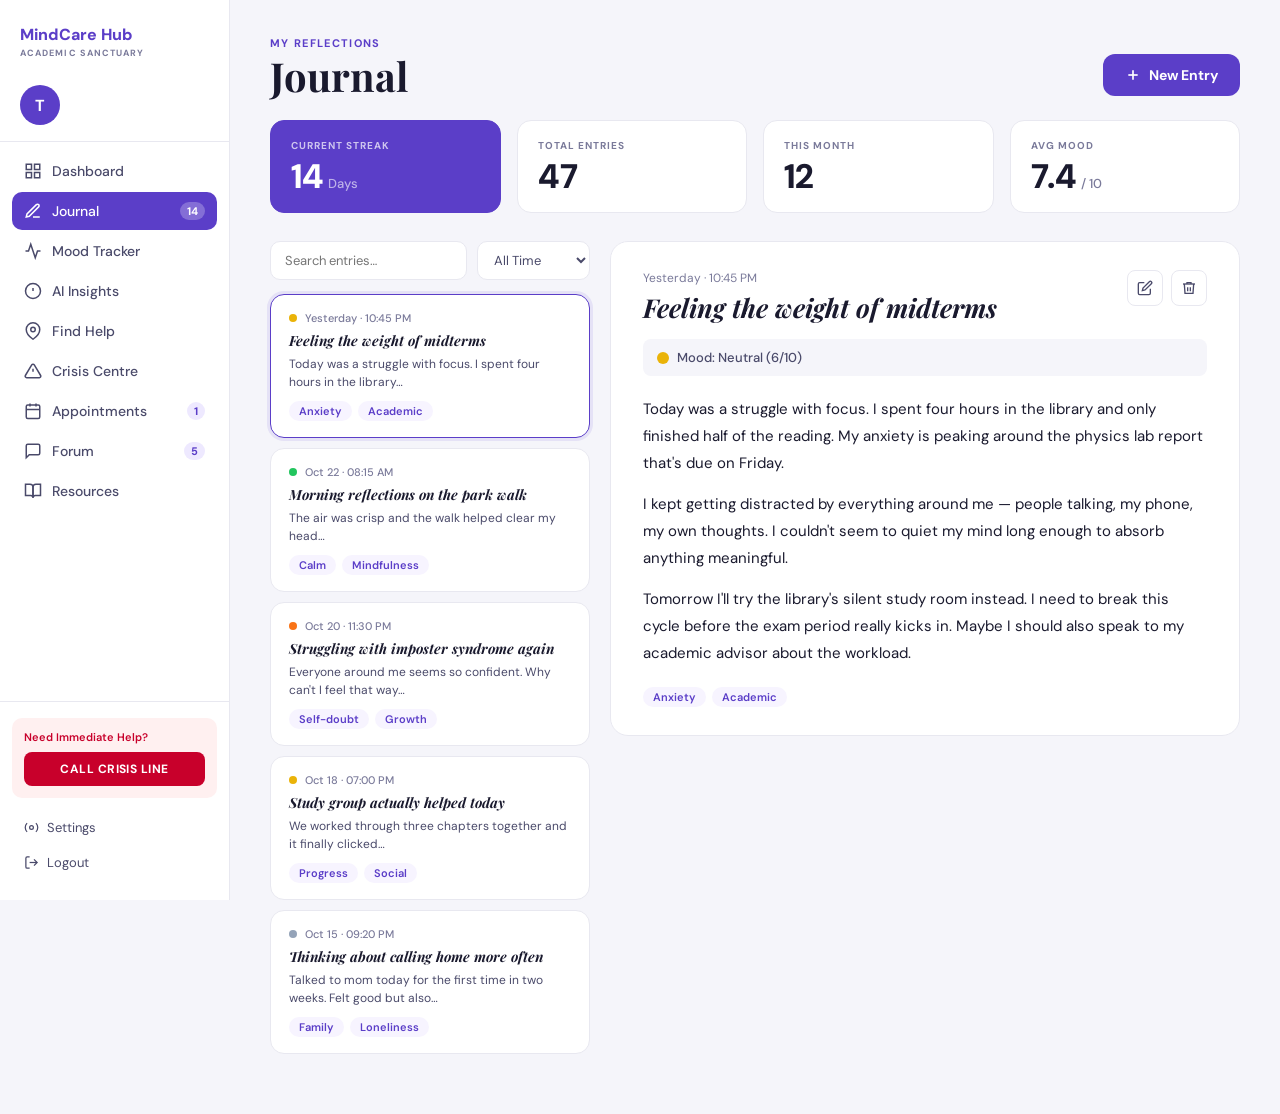
<file: journal.html>
<!doctype html>
<html lang="en">
<head>
  <meta charset="UTF-8"/>
  <meta name="viewport" content="width=device-width, initial-scale=1.0"/>
  <title>MindCare Hub – Journal</title>
  <link href="https://fonts.googleapis.com/css2?family=Playfair+Display:ital,wght@0,700;1,700&family=DM+Sans:opsz,wght@9..40,300;9..40,400;9..40,500;9..40,600;9..40,700;9..40,800&display=swap" rel="stylesheet"/>
  <link rel="stylesheet" href="journal.css"/>
</head>
<body>
<aside class="sidebar">
  <div class="sidebar-brand"><div class="brand-logo">MindCare Hub</div><div class="brand-sub">ACADEMIC SANCTUARY</div></div>
  <div class="sidebar-avatar"><div class="avatar-circle">T</div></div>
  <nav class="sidebar-nav">
    <a class="nav-item" href="dashboard.html"><svg width="18" height="18" viewBox="0 0 24 24" fill="none" stroke="currentColor" stroke-width="2"><rect x="3" y="3" width="7" height="7"/><rect x="14" y="3" width="7" height="7"/><rect x="3" y="14" width="7" height="7"/><rect x="14" y="14" width="7" height="7"/></svg>Dashboard</a>
    <a class="nav-item active" href="journal.html"><svg width="18" height="18" viewBox="0 0 24 24" fill="none" stroke="currentColor" stroke-width="2"><path d="M12 20h9"/><path d="M16.5 3.5a2.121 2.121 0 0 1 3 3L7 19l-4 1 1-4L16.5 3.5z"/></svg>Journal<span class="nav-badge">14</span></a>
    <a class="nav-item" href="mood.html"><svg width="18" height="18" viewBox="0 0 24 24" fill="none" stroke="currentColor" stroke-width="2"><polyline points="22 12 18 12 15 21 9 3 6 12 2 12"/></svg>Mood Tracker</a>
    <a class="nav-item" href="ai-insights.html"><svg width="18" height="18" viewBox="0 0 24 24" fill="none" stroke="currentColor" stroke-width="2"><circle cx="12" cy="12" r="10"/><line x1="12" y1="8" x2="12" y2="12"/><line x1="12" y1="16" x2="12.01" y2="16"/></svg>AI Insights</a>
    <a class="nav-item" href="find-help.html"><svg width="18" height="18" viewBox="0 0 24 24" fill="none" stroke="currentColor" stroke-width="2"><path d="M21 10c0 7-9 13-9 13s-9-6-9-13a9 9 0 0 1 18 0z"/><circle cx="12" cy="10" r="3"/></svg>Find Help</a>
    <a class="nav-item" href="crisis.html"><svg width="18" height="18" viewBox="0 0 24 24" fill="none" stroke="currentColor" stroke-width="2"><path d="M10.29 3.86L1.82 18a2 2 0 0 0 1.71 3h16.94a2 2 0 0 0 1.71-3L13.71 3.86a2 2 0 0 0-3.42 0z"/><line x1="12" y1="9" x2="12" y2="13"/><line x1="12" y1="17" x2="12.01" y2="17"/></svg>Crisis Centre</a>
    <a class="nav-item" href="appointments.html"><svg width="18" height="18" viewBox="0 0 24 24" fill="none" stroke="currentColor" stroke-width="2"><rect x="3" y="4" width="18" height="18" rx="2"/><line x1="16" y1="2" x2="16" y2="6"/><line x1="8" y1="2" x2="8" y2="6"/><line x1="3" y1="10" x2="21" y2="10"/></svg>Appointments<span class="nav-badge">1</span></a>
    <a class="nav-item" href="forum.html"><svg width="18" height="18" viewBox="0 0 24 24" fill="none" stroke="currentColor" stroke-width="2"><path d="M21 15a2 2 0 0 1-2 2H7l-4 4V5a2 2 0 0 1 2-2h14a2 2 0 0 1 2 2z"/></svg>Forum<span class="nav-badge">5</span></a>
    <a class="nav-item" href="resources.html"><svg width="18" height="18" viewBox="0 0 24 24" fill="none" stroke="currentColor" stroke-width="2"><path d="M2 3h6a4 4 0 0 1 4 4v14a3 3 0 0 0-3-3H2z"/><path d="M22 3h-6a4 4 0 0 0-4 4v14a3 3 0 0 1 3-3h7z"/></svg>Resources</a>
  </nav>
  <div class="sidebar-footer">
    <div class="crisis-alert-box"><div class="crisis-alert-label">Need Immediate Help?</div><button class="crisis-call-btn" id="crisisCallBtn">CALL CRISIS LINE</button></div>
    <a href="#" class="sidebar-link"><svg width="15" height="15" viewBox="0 0 24 24" fill="none" stroke="currentColor" stroke-width="2"><circle cx="12" cy="12" r="3"/><path d="M19.07 4.93a10 10 0 0 1 0 14.14M4.93 4.93a10 10 0 0 0 0 14.14"/></svg>Settings</a>
    <a href="index.html" class="sidebar-link"><svg width="15" height="15" viewBox="0 0 24 24" fill="none" stroke="currentColor" stroke-width="2"><path d="M9 21H5a2 2 0 0 1-2-2V5a2 2 0 0 1 2-2h4"/><polyline points="16 17 21 12 16 7"/><line x1="21" y1="12" x2="9" y2="12"/></svg>Logout</a>
  </div>
</aside>

<main class="main">
  <div class="page-header">
    <div>
      <p class="page-eyebrow">MY REFLECTIONS</p>
      <h1 class="page-title">Journal</h1>
    </div>
    <button class="new-entry-btn" id="newEntryBtn">
      <svg width="16" height="16" viewBox="0 0 24 24" fill="none" stroke="white" stroke-width="2.5"><line x1="12" y1="5" x2="12" y2="19"/><line x1="5" y1="12" x2="19" y2="12"/></svg>
      New Entry
    </button>
  </div>

  <!-- STREAK STATS -->
  <div class="stats-strip">
    <div class="streak-card purple-card">
      <p class="strip-label">CURRENT STREAK</p>
      <div class="strip-value">14 <span class="strip-unit">Days</span></div>
    </div>
    <div class="streak-card">
      <p class="strip-label">TOTAL ENTRIES</p>
      <div class="strip-value">47</div>
    </div>
    <div class="streak-card">
      <p class="strip-label">THIS MONTH</p>
      <div class="strip-value">12</div>
    </div>
    <div class="streak-card">
      <p class="strip-label">AVG MOOD</p>
      <div class="strip-value">7.4 <span class="strip-unit">/ 10</span></div>
    </div>
  </div>

  <div class="journal-layout">
    <!-- LEFT: entries list -->
    <div class="entries-col">
      <div class="entries-filter">
        <input type="text" class="search-input" placeholder="Search entries…" id="searchEntries"/>
        <select class="filter-select" id="filterMonth">
          <option>All Time</option>
          <option>This Month</option>
          <option>Last Month</option>
        </select>
      </div>

      <div class="entries-list" id="entriesList">
        <div class="entry-item active" data-id="1">
          <div class="entry-item-top">
            <span class="entry-mood-dot mood-good"></span>
            <span class="entry-date">Yesterday · 10:45 PM</span>
          </div>
          <h3 class="entry-item-title">Feeling the weight of midterms</h3>
          <p class="entry-item-preview">Today was a struggle with focus. I spent four hours in the library…</p>
          <div class="entry-tags"><span class="tag">Anxiety</span><span class="tag">Academic</span></div>
        </div>
        <div class="entry-item" data-id="2">
          <div class="entry-item-top">
            <span class="entry-mood-dot mood-great"></span>
            <span class="entry-date">Oct 22 · 08:15 AM</span>
          </div>
          <h3 class="entry-item-title">Morning reflections on the park walk</h3>
          <p class="entry-item-preview">The air was crisp and the walk helped clear my head…</p>
          <div class="entry-tags"><span class="tag">Calm</span><span class="tag">Mindfulness</span></div>
        </div>
        <div class="entry-item" data-id="3">
          <div class="entry-item-top">
            <span class="entry-mood-dot mood-low"></span>
            <span class="entry-date">Oct 20 · 11:30 PM</span>
          </div>
          <h3 class="entry-item-title">Struggling with imposter syndrome again</h3>
          <p class="entry-item-preview">Everyone around me seems so confident. Why can't I feel that way…</p>
          <div class="entry-tags"><span class="tag">Self-doubt</span><span class="tag">Growth</span></div>
        </div>
        <div class="entry-item" data-id="4">
          <div class="entry-item-top">
            <span class="entry-mood-dot mood-good"></span>
            <span class="entry-date">Oct 18 · 07:00 PM</span>
          </div>
          <h3 class="entry-item-title">Study group actually helped today</h3>
          <p class="entry-item-preview">We worked through three chapters together and it finally clicked…</p>
          <div class="entry-tags"><span class="tag">Progress</span><span class="tag">Social</span></div>
        </div>
        <div class="entry-item" data-id="5">
          <div class="entry-item-top">
            <span class="entry-mood-dot mood-neutral"></span>
            <span class="entry-date">Oct 15 · 09:20 PM</span>
          </div>
          <h3 class="entry-item-title">Thinking about calling home more often</h3>
          <p class="entry-item-preview">Talked to mom today for the first time in two weeks. Felt good but also…</p>
          <div class="entry-tags"><span class="tag">Family</span><span class="tag">Loneliness</span></div>
        </div>
      </div>
    </div>

    <!-- RIGHT: editor / viewer -->
    <div class="editor-col">
      <!-- VIEW MODE -->
      <div class="editor-card" id="viewMode">
        <div class="editor-header">
          <div>
            <div class="editor-date" id="viewDate">Yesterday · 10:45 PM</div>
            <h2 class="editor-title" id="viewTitle">Feeling the weight of midterms</h2>
          </div>
          <div class="editor-actions">
            <button class="icon-action-btn" id="editBtn" title="Edit">
              <svg width="16" height="16" viewBox="0 0 24 24" fill="none" stroke="currentColor" stroke-width="2"><path d="M11 4H4a2 2 0 0 0-2 2v14a2 2 0 0 0 2 2h14a2 2 0 0 0 2-2v-7"/><path d="M18.5 2.5a2.121 2.121 0 0 1 3 3L12 15l-4 1 1-4 9.5-9.5z"/></svg>
            </button>
            <button class="icon-action-btn danger" id="deleteBtn" title="Delete">
              <svg width="16" height="16" viewBox="0 0 24 24" fill="none" stroke="currentColor" stroke-width="2"><polyline points="3 6 5 6 21 6"/><path d="M19 6l-1 14H6L5 6"/><path d="M10 11v6"/><path d="M14 11v6"/><path d="M9 6V4h6v2"/></svg>
            </button>
          </div>
        </div>
        <div class="mood-line">
          <span class="mood-dot-lg mood-good"></span>
          <span class="mood-label-text">Mood: Neutral (6/10)</span>
        </div>
        <div class="editor-body" id="viewBody">
          <p>Today was a struggle with focus. I spent four hours in the library and only finished half of the reading. My anxiety is peaking around the physics lab report that's due on Friday.</p>
          <p>I kept getting distracted by everything around me — people talking, my phone, my own thoughts. I couldn't seem to quiet my mind long enough to absorb anything meaningful.</p>
          <p>Tomorrow I'll try the library's silent study room instead. I need to break this cycle before the exam period really kicks in. Maybe I should also speak to my academic advisor about the workload.</p>
        </div>
        <div class="entry-tags" style="margin-top:20px">
          <span class="tag">Anxiety</span><span class="tag">Academic</span>
        </div>
      </div>

      <!-- WRITE MODE (hidden by default) -->
      <div class="editor-card write-mode" id="writeMode" style="display:none">
        <div class="write-header">
          <input type="text" class="write-title-input" id="writeTitle" placeholder="Give your entry a title…"/>
          <div class="write-meta-row">
            <select class="mood-select" id="writeMood">
              <option value="">Mood today…</option>
              <option value="great">🤩 Excellent (10)</option>
              <option value="good">🙂 Good (8)</option>
              <option value="neutral">😐 Neutral (6)</option>
              <option value="low">😔 Low (4)</option>
              <option value="struggling">😢 Struggling (2)</option>
            </select>
            <div class="tag-input-wrap">
              <input type="text" class="tag-input" id="tagInput" placeholder="Add tag + Enter"/>
            </div>
          </div>
          <div class="current-tags" id="currentTags"></div>
        </div>
        <div class="write-prompts">
          <p class="prompts-label">GUIDED PROMPTS</p>
          <div class="prompts-row">
            <button class="prompt-chip" data-prompt="What am I feeling right now, and why?">What am I feeling right now?</button>
            <button class="prompt-chip" data-prompt="What was the highlight of my day?">Highlight of my day</button>
            <button class="prompt-chip" data-prompt="What is one thing I'm grateful for today?">Gratitude moment</button>
            <button class="prompt-chip" data-prompt="What challenge am I facing and how can I approach it?">A challenge I'm facing</button>
          </div>
        </div>
        <textarea class="write-textarea" id="writeBody" placeholder="Start writing… your thoughts are safe here. ✨"></textarea>
        <div class="write-footer">
          <button class="cancel-btn" id="cancelWriteBtn">Cancel</button>
          <button class="save-btn" id="saveEntryBtn">Save Entry</button>
        </div>
      </div>
    </div>
  </div>
</main>

<script src="journal.js"></script>
</body>
</html>
</file>
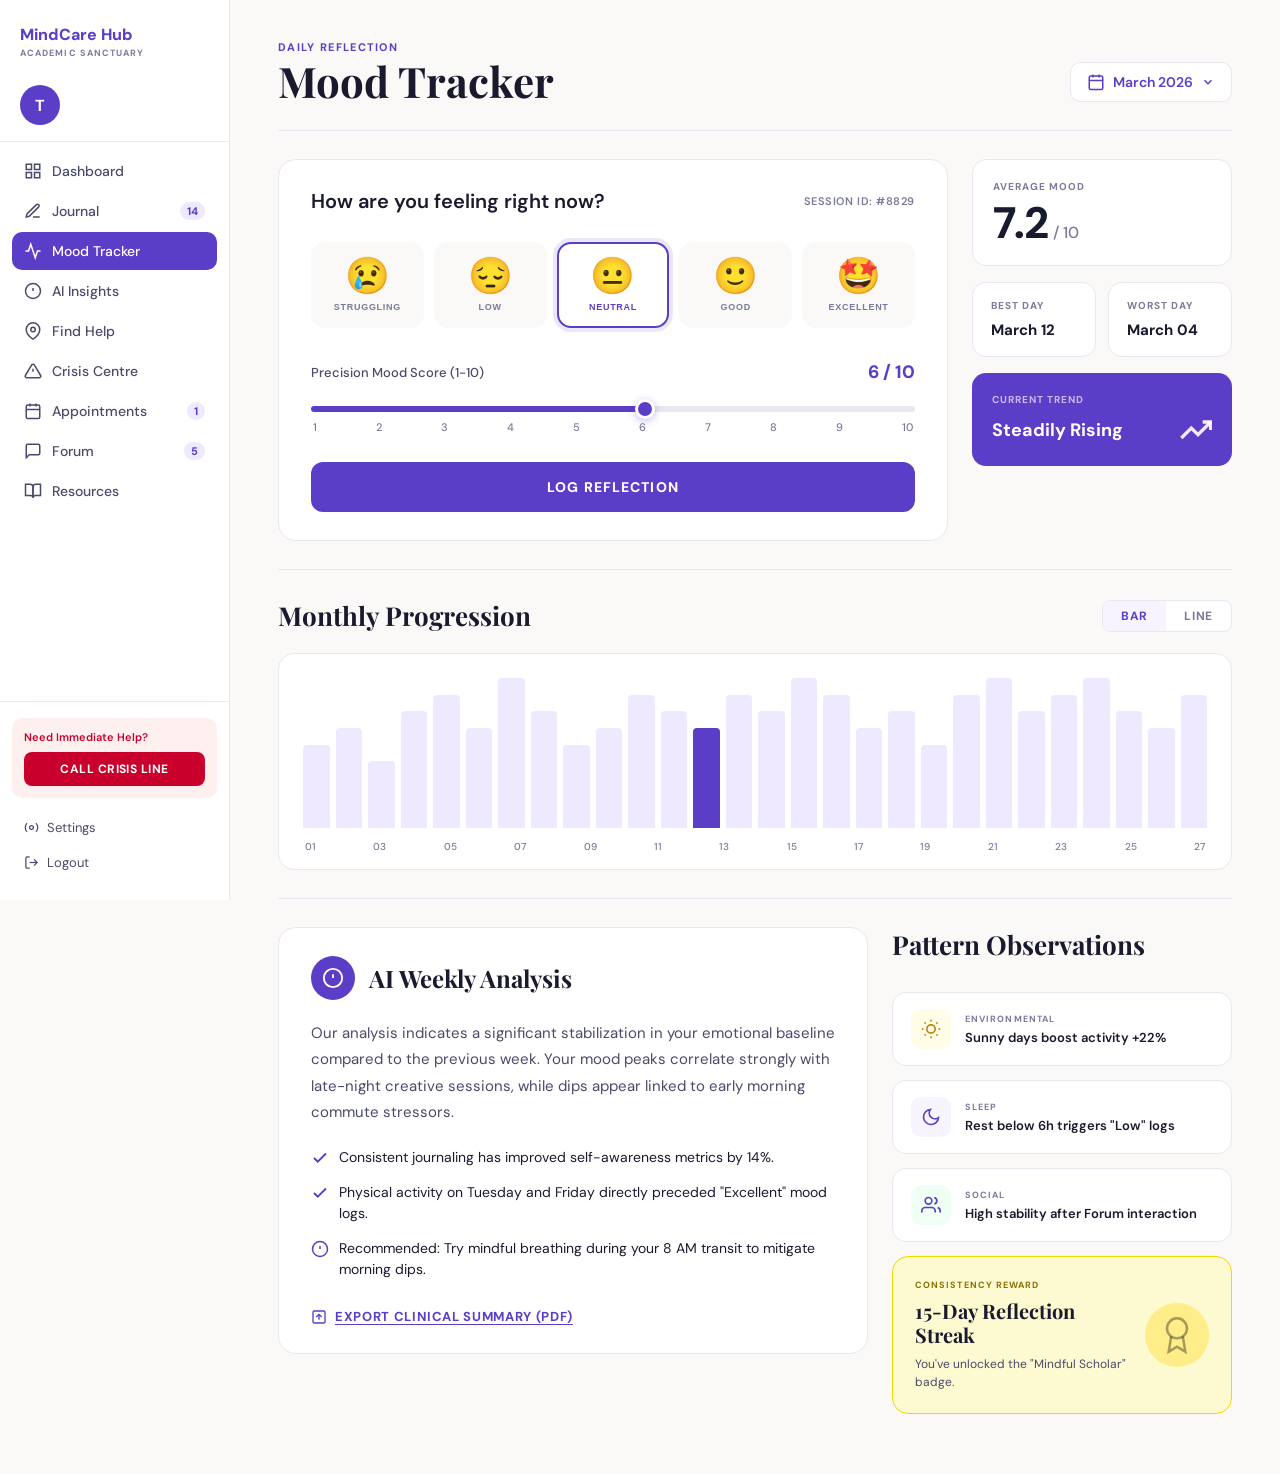
<file: mood.html>
<!doctype html>
<html lang="en">
  <head>
    <meta charset="UTF-8" />
    <meta name="viewport" content="width=device-width, initial-scale=1.0" />
    <title>MindCare Hub – Mood & AI Insights</title>
    <link href="https://fonts.googleapis.com/css2?family=Playfair+Display:ital,wght@0,700;1,700&family=DM+Sans:opsz,wght@9..40,300;9..40,400;9..40,500;9..40,600;9..40,700;9..40,800&display=swap" rel="stylesheet"/>
    <link rel="stylesheet" href="mood.css" />
  </head>
  <body>
    <aside class="sidebar">
      <div class="sidebar-brand">
        <div class="brand-logo">MindCare Hub</div>
        <div class="brand-sub">ACADEMIC SANCTUARY</div>
      </div>
      <div class="sidebar-avatar">
        <div class="avatar-circle">T</div>
      </div>
      <nav class="sidebar-nav">
        <a class="nav-item" href="dashboard.html">
          <svg width="18" height="18" viewBox="0 0 24 24" fill="none" stroke="currentColor" stroke-width="2"><rect x="3" y="3" width="7" height="7"/><rect x="14" y="3" width="7" height="7"/><rect x="3" y="14" width="7" height="7"/><rect x="14" y="14" width="7" height="7"/></svg>
          Dashboard
        </a>
        <a class="nav-item" href="#">
          <svg width="18" height="18" viewBox="0 0 24 24" fill="none" stroke="currentColor" stroke-width="2"><path d="M12 20h9"/><path d="M16.5 3.5a2.121 2.121 0 0 1 3 3L7 19l-4 1 1-4L16.5 3.5z"/></svg>
          Journal <span class="nav-badge">14</span>
        </a>
        <a class="nav-item active" href="mood.html">
          <svg width="18" height="18" viewBox="0 0 24 24" fill="none" stroke="currentColor" stroke-width="2"><polyline points="22 12 18 12 15 21 9 3 6 12 2 12"/></svg>
          Mood Tracker
        </a>
        <a class="nav-item" href="#">
          <svg width="18" height="18" viewBox="0 0 24 24" fill="none" stroke="currentColor" stroke-width="2"><circle cx="12" cy="12" r="10"/><line x1="12" y1="8" x2="12" y2="12"/><line x1="12" y1="16" x2="12.01" y2="16"/></svg>
          AI Insights
        </a>
        <a class="nav-item" href="#">
          <svg width="18" height="18" viewBox="0 0 24 24" fill="none" stroke="currentColor" stroke-width="2"><path d="M21 10c0 7-9 13-9 13s-9-6-9-13a9 9 0 0 1 18 0z"/><circle cx="12" cy="10" r="3"/></svg>
          Find Help
        </a>
        <a class="nav-item" href="crisis.html">
          <svg width="18" height="18" viewBox="0 0 24 24" fill="none" stroke="currentColor" stroke-width="2"><path d="M10.29 3.86L1.82 18a2 2 0 0 0 1.71 3h16.94a2 2 0 0 0 1.71-3L13.71 3.86a2 2 0 0 0-3.42 0z"/><line x1="12" y1="9" x2="12" y2="13"/><line x1="12" y1="17" x2="12.01" y2="17"/></svg>
          Crisis Centre
        </a>
        <a class="nav-item" href="#">
          <svg width="18" height="18" viewBox="0 0 24 24" fill="none" stroke="currentColor" stroke-width="2"><rect x="3" y="4" width="18" height="18" rx="2"/><line x1="16" y1="2" x2="16" y2="6"/><line x1="8" y1="2" x2="8" y2="6"/><line x1="3" y1="10" x2="21" y2="10"/></svg>
          Appointments <span class="nav-badge">1</span>
        </a>
        <a class="nav-item" href="forum.html">
          <svg width="18" height="18" viewBox="0 0 24 24" fill="none" stroke="currentColor" stroke-width="2"><path d="M21 15a2 2 0 0 1-2 2H7l-4 4V5a2 2 0 0 1 2-2h14a2 2 0 0 1 2 2z"/></svg>
          Forum <span class="nav-badge">5</span>
        </a>
        <a class="nav-item" href="#">
          <svg width="18" height="18" viewBox="0 0 24 24" fill="none" stroke="currentColor" stroke-width="2"><path d="M2 3h6a4 4 0 0 1 4 4v14a3 3 0 0 0-3-3H2z"/><path d="M22 3h-6a4 4 0 0 0-4 4v14a3 3 0 0 1 3-3h7z"/></svg>
          Resources
        </a>
      </nav>
      <div class="sidebar-footer">
        <div class="crisis-alert-box">
          <div class="crisis-alert-label">Need Immediate Help?</div>
          <button class="crisis-call-btn" id="crisisCallBtn">CALL CRISIS LINE</button>
        </div>
        <a href="#" class="sidebar-link">
          <svg width="15" height="15" viewBox="0 0 24 24" fill="none" stroke="currentColor" stroke-width="2"><circle cx="12" cy="12" r="3"/><path d="M19.07 4.93a10 10 0 0 1 0 14.14M4.93 4.93a10 10 0 0 0 0 14.14"/></svg>
          Settings
        </a>
        <a href="index.html" class="sidebar-link">
          <svg width="15" height="15" viewBox="0 0 24 24" fill="none" stroke="currentColor" stroke-width="2"><path d="M9 21H5a2 2 0 0 1-2-2V5a2 2 0 0 1 2-2h4"/><polyline points="16 17 21 12 16 7"/><line x1="21" y1="12" x2="9" y2="12"/></svg>
          Logout
        </a>
      </div>
    </aside>

    <main class="main">
      <div class="page-header">
        <div class="page-header-left">
          <p class="page-eyebrow">DAILY REFLECTION</p>
          <h1 class="page-title">Mood Tracker</h1>
        </div>
        <button class="month-picker" id="monthPicker">
          <svg width="18" height="18" viewBox="0 0 24 24" fill="none" stroke="#5b3ec8" stroke-width="2"><rect x="3" y="4" width="18" height="18" rx="2"/><line x1="16" y1="2" x2="16" y2="6"/><line x1="8" y1="2" x2="8" y2="6"/><line x1="3" y1="10" x2="21" y2="10"/></svg>
          March 2026
          <svg width="14" height="14" viewBox="0 0 24 24" fill="none" stroke="#5b3ec8" stroke-width="2.5"><polyline points="6 9 12 15 18 9"/></svg>
        </button>
      </div>

      <div class="divider-line"></div>

      <div class="section-grid top-grid">
        <div class="mood-card">
          <div class="mood-card-top">
            <p class="mood-question">How are you feeling right now?</p>
            <span class="session-id">SESSION ID: #8829</span>
          </div>
          <div class="emoji-row">
            <button class="emoji-btn" data-score="2" data-label="STRUGGLING"><span class="emoji">😢</span><span class="emoji-label">STRUGGLING</span></button>
            <button class="emoji-btn" data-score="4" data-label="LOW"><span class="emoji">😔</span><span class="emoji-label">LOW</span></button>
            <button class="emoji-btn selected" data-score="6" data-label="NEUTRAL"><span class="emoji">😐</span><span class="emoji-label">NEUTRAL</span></button>
            <button class="emoji-btn" data-score="8" data-label="GOOD"><span class="emoji">🙂</span><span class="emoji-label">GOOD</span></button>
            <button class="emoji-btn" data-score="10" data-label="EXCELLENT"><span class="emoji">🤩</span><span class="emoji-label">EXCELLENT</span></button>
          </div>
          <div class="slider-section">
            <div class="slider-header">
              <span class="slider-label">Precision Mood Score (1-10)</span>
              <span class="slider-value" id="sliderDisplay">6 / 10</span>
            </div>
            <div class="slider-track-wrap">
              <input type="range" min="1" max="10" value="6" class="mood-slider" id="moodSlider"/>
              <div class="slider-ticks">
                <span>1</span><span>2</span><span>3</span><span>4</span><span>5</span>
                <span>6</span><span>7</span><span>8</span><span>9</span><span>10</span>
              </div>
            </div>
          </div>
          <button class="log-btn" id="logBtn">LOG REFLECTION</button>
        </div>

        <div class="stats-col">
          <div class="stat-block">
            <p class="stat-lbl">AVERAGE MOOD</p>
            <div class="stat-big">7.2 <span class="stat-denom">/ 10</span></div>
          </div>
          <div class="stat-row-pair">
            <div class="stat-block small"><p class="stat-lbl">BEST DAY</p><p class="stat-day">March 12</p></div>
            <div class="stat-block small"><p class="stat-lbl">WORST DAY</p><p class="stat-day">March 04</p></div>
          </div>
          <div class="trend-card">
            <p class="trend-eyebrow">CURRENT TREND</p>
            <div class="trend-row">
              <p class="trend-value">Steadily Rising</p>
              <svg width="32" height="32" viewBox="0 0 24 24" fill="none" stroke="rgba(255,255,255,0.9)" stroke-width="2.5"><polyline points="23 6 13.5 15.5 8.5 10.5 1 18"/><polyline points="17 6 23 6 23 12"/></svg>
            </div>
          </div>
        </div>
      </div>

      <div class="divider-line"></div>

      <div class="section-block">
        <div class="section-header">
          <h2 class="section-title">Monthly Progression</h2>
          <div class="chart-toggle">
            <button class="toggle-pill active" id="barBtn">BAR</button>
            <button class="toggle-pill" id="lineBtn">LINE</button>
          </div>
        </div>
        <div class="chart-area" id="chartArea">
          <div class="bar-chart" id="barChart">
            <div class="bars-wrap"></div>
            <div class="bar-x-labels">
              <span>01</span><span>03</span><span>05</span><span>07</span><span>09</span>
              <span>11</span><span>13</span><span>15</span><span>17</span><span>19</span>
              <span>21</span><span>23</span><span>25</span><span>27</span>
            </div>
          </div>
          <div class="line-chart" id="lineChart" style="display:none">
            <svg class="line-svg" viewBox="0 0 700 200" preserveAspectRatio="none" xmlns="http://www.w3.org/2000/svg">
              <defs>
                <linearGradient id="lineGrad" x1="0" y1="0" x2="0" y2="1">
                  <stop offset="0%" stop-color="#5b3ec8" stop-opacity="0.3"/>
                  <stop offset="100%" stop-color="#5b3ec8" stop-opacity="0.02"/>
                </linearGradient>
              </defs>
              <line x1="0" y1="50" x2="700" y2="50" stroke="#e8e8f0" stroke-width="1" stroke-dasharray="4 4"/>
              <line x1="0" y1="100" x2="700" y2="100" stroke="#e8e8f0" stroke-width="1" stroke-dasharray="4 4"/>
              <line x1="0" y1="150" x2="700" y2="150" stroke="#e8e8f0" stroke-width="1" stroke-dasharray="4 4"/>
              <path d="M0,160 C50,145 80,120 120,100 C160,80 180,130 230,110 C280,90 320,60 370,45 C420,30 460,70 510,55 C550,42 620,80 700,65" fill="url(#lineGrad)"/>
              <path d="M0,160 C50,145 80,120 120,100 C160,80 180,130 230,110 C280,90 320,60 370,45 C420,30 460,70 510,55 C550,42 620,80 700,65" fill="none" stroke="#5b3ec8" stroke-width="3" stroke-linecap="round" stroke-linejoin="round"/>
              <circle cx="370" cy="45" r="5" fill="#5b3ec8"/>
              <circle cx="700" cy="65" r="6" fill="#5b3ec8" stroke="white" stroke-width="2.5"/>
            </svg>
            <div class="bar-x-labels">
              <span>01</span><span>03</span><span>05</span><span>07</span><span>09</span>
              <span>11</span><span>13</span><span>15</span><span>17</span><span>19</span>
              <span>21</span><span>23</span><span>25</span><span>27</span>
            </div>
          </div>
        </div>
      </div>

      <div class="divider-line"></div>

      <div class="section-grid bottom-grid">
        <div class="ai-card">
          <div class="ai-card-header">
            <div class="ai-icon-wrap">
              <svg width="22" height="22" viewBox="0 0 24 24" fill="none" stroke="white" stroke-width="2"><circle cx="12" cy="12" r="10"/><line x1="12" y1="8" x2="12" y2="12"/><line x1="12" y1="16" x2="12.01" y2="16"/></svg>
            </div>
            <h2 class="ai-title">AI Weekly Analysis</h2>
          </div>
          <p class="ai-body">Our analysis indicates a significant stabilization in your emotional baseline compared to the previous week. Your mood peaks correlate strongly with late-night creative sessions, while dips appear linked to early morning commute stressors.</p>
          <ul class="ai-bullets">
            <li>
              <svg width="18" height="18" viewBox="0 0 24 24" fill="none" stroke="#5b3ec8" stroke-width="2.5"><polyline points="20 6 9 17 4 12"/></svg>
              Consistent journaling has improved self-awareness metrics by 14%.
            </li>
            <li>
              <svg width="18" height="18" viewBox="0 0 24 24" fill="none" stroke="#5b3ec8" stroke-width="2.5"><polyline points="20 6 9 17 4 12"/></svg>
              Physical activity on Tuesday and Friday directly preceded "Excellent" mood logs.
            </li>
            <li>
              <svg width="18" height="18" viewBox="0 0 24 24" fill="none" stroke="#5b3ec8" stroke-width="2"><circle cx="12" cy="12" r="10"/><line x1="12" y1="8" x2="12" y2="12"/><line x1="12" y1="16" x2="12.01" y2="16"/></svg>
              Recommended: Try mindful breathing during your 8 AM transit to mitigate morning dips.
            </li>
          </ul>
          <button class="export-btn" id="exportBtn">
            <svg width="16" height="16" viewBox="0 0 24 24" fill="none" stroke="#5b3ec8" stroke-width="2"><rect x="3" y="3" width="18" height="18" rx="2"/><polyline points="8 12 12 8 16 12"/><line x1="12" y1="16" x2="12" y2="8"/></svg>
            EXPORT CLINICAL SUMMARY (PDF)
          </button>
        </div>

        <div class="patterns-col">
          <h2 class="section-title" style="margin-bottom:16px">Pattern Observations</h2>
          <div class="pattern-card">
            <div class="pattern-icon env-icon">
              <svg width="20" height="20" viewBox="0 0 24 24" fill="none" stroke="#b8860b" stroke-width="2"><circle cx="12" cy="12" r="5"/><line x1="12" y1="1" x2="12" y2="3"/><line x1="12" y1="21" x2="12" y2="23"/><line x1="4.22" y1="4.22" x2="5.64" y2="5.64"/><line x1="18.36" y1="18.36" x2="19.78" y2="19.78"/><line x1="1" y1="12" x2="3" y2="12"/><line x1="21" y1="12" x2="23" y2="12"/><line x1="4.22" y1="19.78" x2="5.64" y2="18.36"/><line x1="18.36" y1="5.64" x2="19.78" y2="4.22"/></svg>
            </div>
            <div class="pattern-text"><p class="pattern-cat">ENVIRONMENTAL</p><p class="pattern-desc">Sunny days boost activity +22%</p></div>
          </div>
          <div class="pattern-card">
            <div class="pattern-icon sleep-icon">
              <svg width="20" height="20" viewBox="0 0 24 24" fill="none" stroke="#5b3ec8" stroke-width="2"><path d="M21 12.79A9 9 0 1 1 11.21 3 7 7 0 0 0 21 12.79z"/></svg>
            </div>
            <div class="pattern-text"><p class="pattern-cat">SLEEP</p><p class="pattern-desc">Rest below 6h triggers "Low" logs</p></div>
          </div>
          <div class="pattern-card">
            <div class="pattern-icon social-icon">
              <svg width="20" height="20" viewBox="0 0 24 24" fill="none" stroke="#5b3ec8" stroke-width="2"><path d="M17 21v-2a4 4 0 0 0-4-4H5a4 4 0 0 0-4 4v2"/><circle cx="9" cy="7" r="4"/><path d="M23 21v-2a4 4 0 0 0-3-3.87"/><path d="M16 3.13a4 4 0 0 1 0 7.75"/></svg>
            </div>
            <div class="pattern-text"><p class="pattern-cat">SOCIAL</p><p class="pattern-desc">High stability after Forum interaction</p></div>
          </div>
          <div class="reward-card">
            <div class="reward-left">
              <p class="reward-eyebrow">CONSISTENCY REWARD</p>
              <h3 class="reward-title">15-Day Reflection<br/>Streak</h3>
              <p class="reward-sub">You've unlocked the "Mindful Scholar" badge.</p>
            </div>
            <div class="reward-badge-icon">
              <svg width="40" height="40" viewBox="0 0 24 24" fill="none" stroke="rgba(0,0,0,0.35)" stroke-width="1.5"><circle cx="12" cy="8" r="6"/><path d="M15.477 12.89L17 22l-5-3-5 3 1.523-9.11"/></svg>
            </div>
          </div>
        </div>
      </div>
    </main>

    <script src="mood.js"></script>
  </body>
</html>
</file>
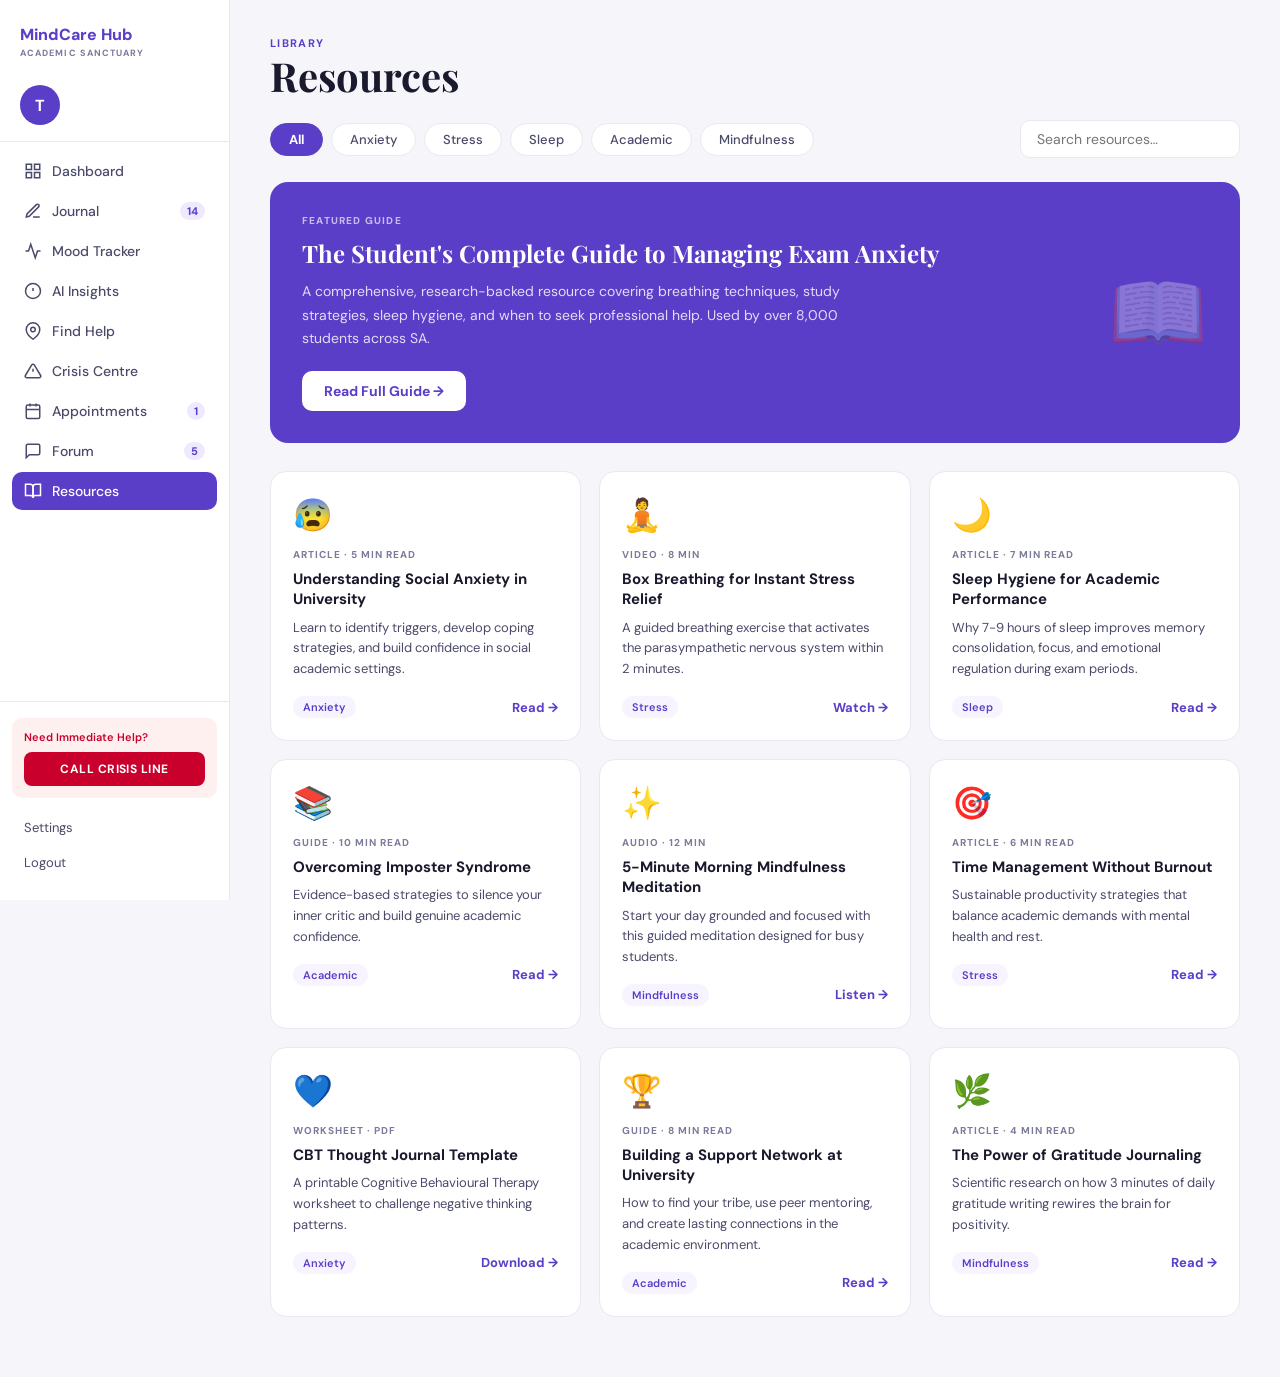
<file: resources.html>
<!doctype html>
<html lang="en">
<head>
  <meta charset="UTF-8"/><meta name="viewport" content="width=device-width, initial-scale=1.0"/>
  <title>MindCare Hub – Resources</title>
  <link href="https://fonts.googleapis.com/css2?family=Playfair+Display:ital,wght@0,700;1,700&family=DM+Sans:opsz,wght@9..40,300;9..40,400;9..40,500;9..40,600;9..40,700;9..40,800&display=swap" rel="stylesheet"/>
  <link rel="stylesheet" href="resources.css"/>
</head>
<body>
<aside class="sidebar">
  <div class="sidebar-brand"><div class="brand-logo">MindCare Hub</div><div class="brand-sub">ACADEMIC SANCTUARY</div></div>
  <div class="sidebar-avatar"><div class="avatar-circle">T</div></div>
  <nav class="sidebar-nav">
    <a class="nav-item" href="dashboard.html"><svg width="18" height="18" viewBox="0 0 24 24" fill="none" stroke="currentColor" stroke-width="2"><rect x="3" y="3" width="7" height="7"/><rect x="14" y="3" width="7" height="7"/><rect x="3" y="14" width="7" height="7"/><rect x="14" y="14" width="7" height="7"/></svg>Dashboard</a>
    <a class="nav-item" href="journal.html"><svg width="18" height="18" viewBox="0 0 24 24" fill="none" stroke="currentColor" stroke-width="2"><path d="M12 20h9"/><path d="M16.5 3.5a2.121 2.121 0 0 1 3 3L7 19l-4 1 1-4L16.5 3.5z"/></svg>Journal<span class="nav-badge">14</span></a>
    <a class="nav-item" href="mood.html"><svg width="18" height="18" viewBox="0 0 24 24" fill="none" stroke="currentColor" stroke-width="2"><polyline points="22 12 18 12 15 21 9 3 6 12 2 12"/></svg>Mood Tracker</a>
    <a class="nav-item" href="ai-insights.html"><svg width="18" height="18" viewBox="0 0 24 24" fill="none" stroke="currentColor" stroke-width="2"><circle cx="12" cy="12" r="10"/><line x1="12" y1="8" x2="12" y2="12"/><line x1="12" y1="16" x2="12.01" y2="16"/></svg>AI Insights</a>
    <a class="nav-item" href="find-help.html"><svg width="18" height="18" viewBox="0 0 24 24" fill="none" stroke="currentColor" stroke-width="2"><path d="M21 10c0 7-9 13-9 13s-9-6-9-13a9 9 0 0 1 18 0z"/><circle cx="12" cy="10" r="3"/></svg>Find Help</a>
    <a class="nav-item" href="crisis.html"><svg width="18" height="18" viewBox="0 0 24 24" fill="none" stroke="currentColor" stroke-width="2"><path d="M10.29 3.86L1.82 18a2 2 0 0 0 1.71 3h16.94a2 2 0 0 0 1.71-3L13.71 3.86a2 2 0 0 0-3.42 0z"/><line x1="12" y1="9" x2="12" y2="13"/><line x1="12" y1="17" x2="12.01" y2="17"/></svg>Crisis Centre</a>
    <a class="nav-item" href="appointments.html"><svg width="18" height="18" viewBox="0 0 24 24" fill="none" stroke="currentColor" stroke-width="2"><rect x="3" y="4" width="18" height="18" rx="2"/><line x1="16" y1="2" x2="16" y2="6"/><line x1="8" y1="2" x2="8" y2="6"/><line x1="3" y1="10" x2="21" y2="10"/></svg>Appointments<span class="nav-badge">1</span></a>
    <a class="nav-item" href="forum.html"><svg width="18" height="18" viewBox="0 0 24 24" fill="none" stroke="currentColor" stroke-width="2"><path d="M21 15a2 2 0 0 1-2 2H7l-4 4V5a2 2 0 0 1 2-2h14a2 2 0 0 1 2 2z"/></svg>Forum<span class="nav-badge">5</span></a>
    <a class="nav-item active" href="resources.html"><svg width="18" height="18" viewBox="0 0 24 24" fill="none" stroke="currentColor" stroke-width="2"><path d="M2 3h6a4 4 0 0 1 4 4v14a3 3 0 0 0-3-3H2z"/><path d="M22 3h-6a4 4 0 0 0-4 4v14a3 3 0 0 1 3-3h7z"/></svg>Resources</a>
  </nav>
  <div class="sidebar-footer">
    <div class="crisis-alert-box"><div class="crisis-alert-label">Need Immediate Help?</div><button class="crisis-call-btn" id="crisisCallBtn">CALL CRISIS LINE</button></div>
    <a href="#" class="sidebar-link">Settings</a>
    <a href="index.html" class="sidebar-link">Logout</a>
  </div>
</aside>

<main class="main">
  <div class="page-header">
    <div><p class="page-eyebrow">LIBRARY</p><h1 class="page-title">Resources</h1></div>
  </div>

  <div class="res-filter-row">
    <div class="res-chips">
      <button class="res-chip active" data-cat="all">All</button>
      <button class="res-chip" data-cat="anxiety">Anxiety</button>
      <button class="res-chip" data-cat="stress">Stress</button>
      <button class="res-chip" data-cat="sleep">Sleep</button>
      <button class="res-chip" data-cat="academic">Academic</button>
      <button class="res-chip" data-cat="mindfulness">Mindfulness</button>
    </div>
    <input type="text" class="res-search" id="resSearch" placeholder="Search resources…"/>
  </div>

  <!-- FEATURED -->
  <div class="featured-card">
    <div class="featured-left">
      <span class="featured-badge">FEATURED GUIDE</span>
      <h2 class="featured-title">The Student's Complete Guide to Managing Exam Anxiety</h2>
      <p class="featured-body">A comprehensive, research-backed resource covering breathing techniques, study strategies, sleep hygiene, and when to seek professional help. Used by over 8,000 students across SA.</p>
      <button class="featured-btn" onclick="openResource('exam-anxiety')">Read Full Guide →</button>
    </div>
    <div class="featured-icon">📖</div>
  </div>

  <!-- RESOURCES GRID -->
  <div class="res-grid" id="resGrid">
    <div class="res-card" data-cat="anxiety">
      <div class="res-icon anxiety-icon">😰</div>
      <div class="res-type-label">ARTICLE · 5 MIN READ</div>
      <h3 class="res-title">Understanding Social Anxiety in University</h3>
      <p class="res-desc">Learn to identify triggers, develop coping strategies, and build confidence in social academic settings.</p>
      <div class="res-footer"><span class="res-tag">Anxiety</span><button class="res-read-btn" onclick="openResource('social-anxiety')">Read →</button></div>
    </div>
    <div class="res-card" data-cat="stress">
      <div class="res-icon stress-icon">🧘</div>
      <div class="res-type-label">VIDEO · 8 MIN</div>
      <h3 class="res-title">Box Breathing for Instant Stress Relief</h3>
      <p class="res-desc">A guided breathing exercise that activates the parasympathetic nervous system within 2 minutes.</p>
      <div class="res-footer"><span class="res-tag">Stress</span><button class="res-read-btn" onclick="openResource('box-breathing')">Watch →</button></div>
    </div>
    <div class="res-card" data-cat="sleep">
      <div class="res-icon sleep-icon">🌙</div>
      <div class="res-type-label">ARTICLE · 7 MIN READ</div>
      <h3 class="res-title">Sleep Hygiene for Academic Performance</h3>
      <p class="res-desc">Why 7-9 hours of sleep improves memory consolidation, focus, and emotional regulation during exam periods.</p>
      <div class="res-footer"><span class="res-tag">Sleep</span><button class="res-read-btn" onclick="openResource('sleep')">Read →</button></div>
    </div>
    <div class="res-card" data-cat="academic">
      <div class="res-icon academic-icon">📚</div>
      <div class="res-type-label">GUIDE · 10 MIN READ</div>
      <h3 class="res-title">Overcoming Imposter Syndrome</h3>
      <p class="res-desc">Evidence-based strategies to silence your inner critic and build genuine academic confidence.</p>
      <div class="res-footer"><span class="res-tag">Academic</span><button class="res-read-btn" onclick="openResource('imposter')">Read →</button></div>
    </div>
    <div class="res-card" data-cat="mindfulness">
      <div class="res-icon mindfulness-icon">✨</div>
      <div class="res-type-label">AUDIO · 12 MIN</div>
      <h3 class="res-title">5-Minute Morning Mindfulness Meditation</h3>
      <p class="res-desc">Start your day grounded and focused with this guided meditation designed for busy students.</p>
      <div class="res-footer"><span class="res-tag">Mindfulness</span><button class="res-read-btn" onclick="openResource('meditation')">Listen →</button></div>
    </div>
    <div class="res-card" data-cat="stress">
      <div class="res-icon stress-icon">🎯</div>
      <div class="res-type-label">ARTICLE · 6 MIN READ</div>
      <h3 class="res-title">Time Management Without Burnout</h3>
      <p class="res-desc">Sustainable productivity strategies that balance academic demands with mental health and rest.</p>
      <div class="res-footer"><span class="res-tag">Stress</span><button class="res-read-btn" onclick="openResource('time-mgmt')">Read →</button></div>
    </div>
    <div class="res-card" data-cat="anxiety">
      <div class="res-icon anxiety-icon">💙</div>
      <div class="res-type-label">WORKSHEET · PDF</div>
      <h3 class="res-title">CBT Thought Journal Template</h3>
      <p class="res-desc">A printable Cognitive Behavioural Therapy worksheet to challenge negative thinking patterns.</p>
      <div class="res-footer"><span class="res-tag">Anxiety</span><button class="res-read-btn" onclick="openResource('cbt')">Download →</button></div>
    </div>
    <div class="res-card" data-cat="academic">
      <div class="res-icon academic-icon">🏆</div>
      <div class="res-type-label">GUIDE · 8 MIN READ</div>
      <h3 class="res-title">Building a Support Network at University</h3>
      <p class="res-desc">How to find your tribe, use peer mentoring, and create lasting connections in the academic environment.</p>
      <div class="res-footer"><span class="res-tag">Academic</span><button class="res-read-btn" onclick="openResource('support-network')">Read →</button></div>
    </div>
    <div class="res-card" data-cat="mindfulness">
      <div class="res-icon mindfulness-icon">🌿</div>
      <div class="res-type-label">ARTICLE · 4 MIN READ</div>
      <h3 class="res-title">The Power of Gratitude Journaling</h3>
      <p class="res-desc">Scientific research on how 3 minutes of daily gratitude writing rewires the brain for positivity.</p>
      <div class="res-footer"><span class="res-tag">Mindfulness</span><button class="res-read-btn" onclick="openResource('gratitude')">Read →</button></div>
    </div>
  </div>
</main>

<!-- Resource modal -->
<div class="res-modal-overlay" id="resModal">
  <div class="res-modal">
    <button class="res-modal-close" id="resModalClose">✕</button>
    <div class="res-modal-icon" id="resModalIcon">📖</div>
    <h2 class="res-modal-title" id="resModalTitle">Resource</h2>
    <p class="res-modal-body" id="resModalBody">Loading content…</p>
    <button class="res-modal-back" id="resModalBack">← Back to Resources</button>
  </div>
</div>

<script src="resources.js"></script>
</body>
</html>
</file>
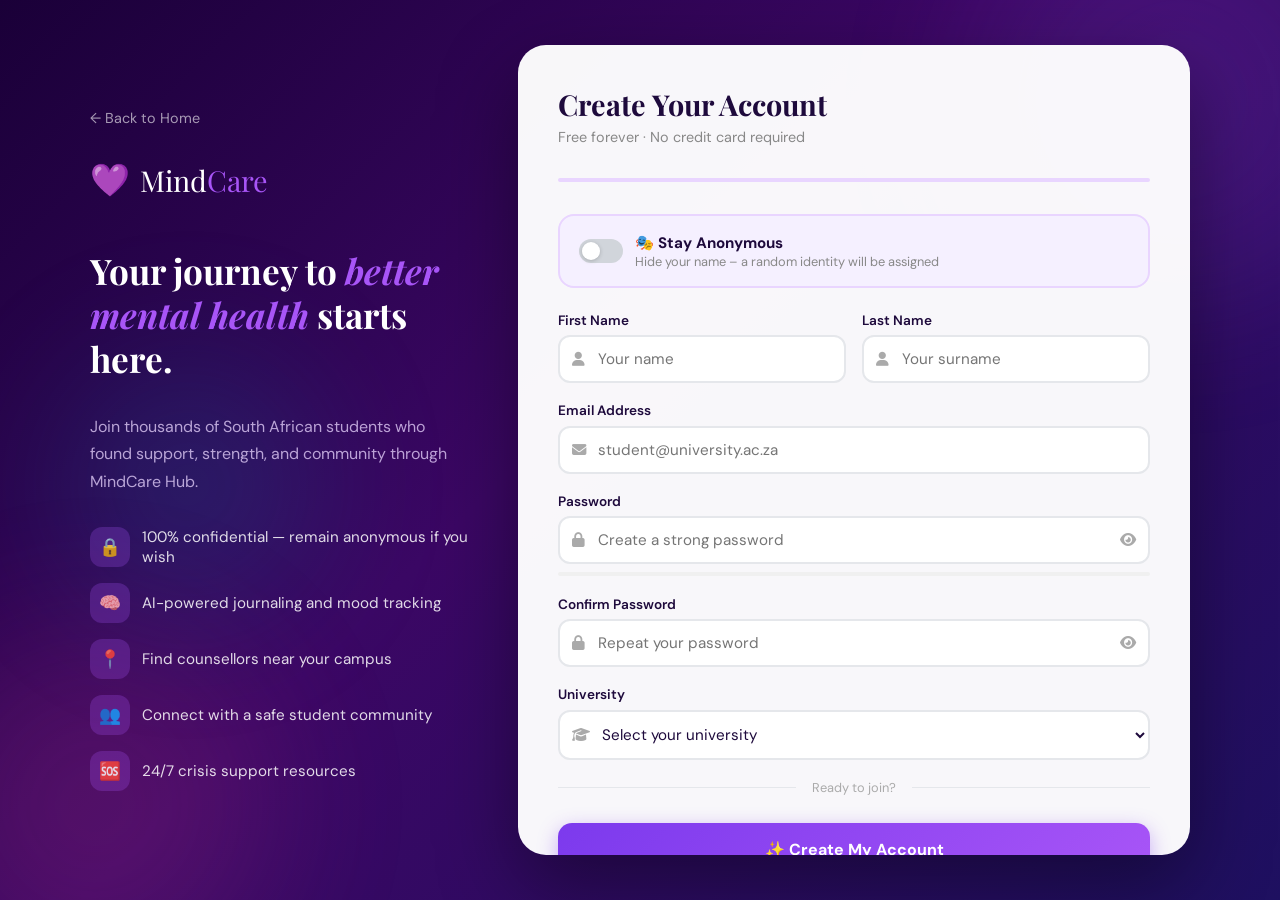
<file: signup.html>
<!DOCTYPE html>
<html lang="en">
<head>
  <meta charset="UTF-8">
  <meta name="viewport" content="width=device-width, initial-scale=1.0">
  <title>Sign Up – MindCare Hub</title>
  <link rel="preconnect" href="https://fonts.googleapis.com">
  <link href="https://fonts.googleapis.com/css2?family=Playfair+Display:ital,wght@0,400;0,700;1,400&family=DM+Sans:wght@300;400;500;600&display=swap" rel="stylesheet">
  <link rel="stylesheet" href="https://cdnjs.cloudflare.com/ajax/libs/font-awesome/6.4.0/css/all.min.css">
  <link rel="stylesheet" href="signup.css">
</head>
<body>

  <div class="blob blob1"></div>
  <div class="blob blob2"></div>
  <div class="blob blob3"></div>

  <div class="floater" style="left:5%;animation-delay:0s">💜</div>
  <div class="floater" style="left:15%;animation-delay:2s">🌱</div>
  <div class="floater" style="left:25%;animation-delay:4s">✨</div>
  <div class="floater" style="left:75%;animation-delay:1s">💫</div>
  <div class="floater" style="left:85%;animation-delay:3s">🌸</div>
  <div class="floater" style="left:92%;animation-delay:5s">🧘</div>

  <div class="page-wrapper">
    <div class="left-panel">
      <div><a href="index.html" class="back-link">← Back to Home</a></div>
      <div class="brand">
        <span class="heart-logo">💜</span>
        <span class="brand-name">Mind<span>Care</span></span>
      </div>
      <h1 class="left-headline">Your journey to <em>better mental health</em> starts here.</h1>
      <p class="left-sub">Join thousands of South African students who found support, strength, and community through MindCare Hub.</p>
      <div class="feature-list">
        <div class="feature-item"><div class="feature-icon">🔒</div>100% confidential — remain anonymous if you wish</div>
        <div class="feature-item"><div class="feature-icon">🧠</div>AI-powered journaling and mood tracking</div>
        <div class="feature-item"><div class="feature-icon">📍</div>Find counsellors near your campus</div>
        <div class="feature-item"><div class="feature-icon">👥</div>Connect with a safe student community</div>
        <div class="feature-item"><div class="feature-icon">🆘</div>24/7 crisis support resources</div>
      </div>
    </div>

    <div class="form-card">
      <h2>Create Your Account</h2>
      <p class="subtitle">Free forever · No credit card required</p>
      <div class="progress-bar"><div class="progress-fill" id="progressFill"></div></div>

      <form id="signupForm" novalidate>
        <div class="anon-toggle" id="anonToggle">
          <div class="toggle-switch" id="toggleSwitch"></div>
          <div class="anon-text">
            <strong>🎭 Stay Anonymous</strong>
            <p>Hide your name – a random identity will be assigned</p>
          </div>
        </div>

        <div class="form-row" id="nameRow">
          <div class="form-group">
            <label for="name">First Name</label>
            <div class="input-wrap">
              <i class="fas fa-user"></i>
              <input type="text" id="name" placeholder="Your name">
            </div>
            <div class="field-error" id="nameErr">Please enter your name</div>
          </div>
          <div class="form-group">
            <label for="surname">Last Name</label>
            <div class="input-wrap">
              <i class="fas fa-user"></i>
              <input type="text" id="surname" placeholder="Your surname">
            </div>
            <div class="field-error" id="surnameErr">Please enter your surname</div>
          </div>
        </div>

        <div class="form-group">
          <label for="email">Email Address</label>
          <div class="input-wrap">
            <i class="fas fa-envelope"></i>
            <input type="email" id="email" placeholder="student@university.ac.za">
          </div>
          <div class="field-error" id="emailErr">Please enter a valid email</div>
        </div>

        <div class="form-group">
          <label for="password">Password</label>
          <div class="input-wrap">
            <i class="fas fa-lock"></i>
            <input type="password" id="password" placeholder="Create a strong password">
            <i class="fas fa-eye right" id="pwEye"></i>
          </div>
          <div class="strength-bar">
            <div class="strength-track"><div class="strength-fill" id="strengthFill"></div></div>
            <div class="strength-label" id="strengthLabel"></div>
          </div>
        </div>

        <div class="form-group">
          <label for="confirmPassword">Confirm Password</label>
          <div class="input-wrap">
            <i class="fas fa-lock"></i>
            <input type="password" id="confirmPassword" placeholder="Repeat your password">
            <i class="fas fa-eye right" id="cpwEye"></i>
          </div>
          <div class="field-error" id="confirmPasswordErr">Passwords do not match</div>
        </div>

        <div class="form-group">
          <label for="university">University</label>
          <div class="input-wrap">
            <i class="fas fa-graduation-cap"></i>
            <select id="university">
              <option value="">Select your university</option>
              <option>University of Cape Town</option>
              <option>University of the Witwatersrand</option>
              <option>Stellenbosch University</option>
              <option>University of Johannesburg</option>
              <option>University of Pretoria</option>
              <option>University of KwaZulu-Natal</option>
              <option>North-West University</option>
              <option>University of the Free State</option>
              <option>Rhodes University</option>
              <option>University of the Western Cape</option>
              <option>Nelson Mandela University</option>
              <option>University of South Africa (UNISA)</option>
              <option>Other University</option>
            </select>
          </div>
          <div class="field-error" id="universityErr">Please select your university</div>
        </div>

        <div class="divider"><span>Ready to join?</span></div>
        <button type="submit" class="submit-btn"><span class="btn-text">✨ Create My Account</span></button>
      </form>

      <div class="login-link">Already have an account? <a href="login.html">Login here</a></div>
    </div>
  </div>

  <div class="success-overlay" id="successOverlay">
    <div class="success-icon">🎉</div>
    <h2>Welcome to MindCare Hub!</h2>
    <p>Your account has been created. You're now part of a community that cares. 💜</p>
    <a href="login.html" class="success-btn">Go to Login →</a>
  </div>

  <script src="signup.js"></script>
</body>
</html>
</file>
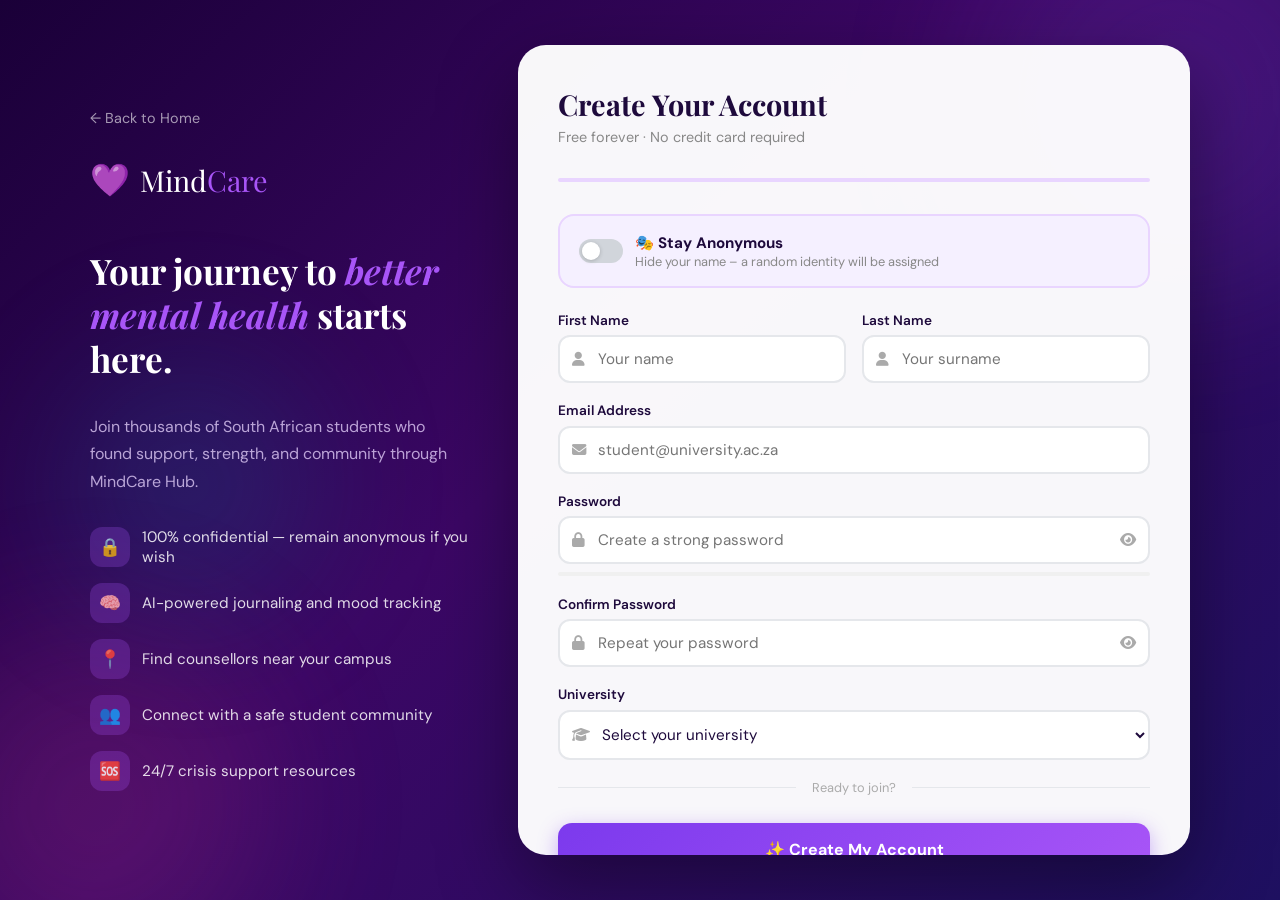
<file: Signup.html>
<!DOCTYPE html>
<html lang="en">
<head>
  <meta charset="UTF-8">
  <meta name="viewport" content="width=device-width, initial-scale=1.0">
  <title>Sign Up – MindCare Hub</title>
  <link rel="preconnect" href="https://fonts.googleapis.com">
  <link href="https://fonts.googleapis.com/css2?family=Playfair+Display:ital,wght@0,400;0,700;1,400&family=DM+Sans:wght@300;400;500;600&display=swap" rel="stylesheet">
  <link rel="stylesheet" href="https://cdnjs.cloudflare.com/ajax/libs/font-awesome/6.4.0/css/all.min.css">
  <link rel="stylesheet" href="stylesignin.css">
</head>
<body>

<!-- Blobs -->
<div class="blob blob1"></div>
<div class="blob blob2"></div>
<div class="blob blob3"></div>

<!-- Floating emojis -->
<div class="floater" style="left:5%;animation-delay:0s">💜</div>
<div class="floater" style="left:15%;animation-delay:2s">🌱</div>
<div class="floater" style="left:25%;animation-delay:4s">✨</div>
<div class="floater" style="left:75%;animation-delay:1s">💫</div>
<div class="floater" style="left:85%;animation-delay:3s">🌸</div>
<div class="floater" style="left:92%;animation-delay:5s">🧘</div>

<div class="page-wrapper">
  <!-- Left Panel -->
  <div class="left-panel">
    <div>
      <a href="index.html" class="back-link">← Back to Home</a>
    </div>
    <div class="brand">
      <span class="heart-logo">💜</span>
      <span class="brand-name">Mind<span>Care</span></span>
    </div>
    <h1 class="left-headline">Your journey to <em>better mental health</em> starts here.</h1>
    <p class="left-sub">Join thousands of South African students who found support, strength, and community through MindCare Hub.</p>
    <div class="feature-list">
      <div class="feature-item"><div class="feature-icon">🔒</div>100% confidential — remain anonymous if you wish</div>
      <div class="feature-item"><div class="feature-icon">🧠</div>AI-powered journaling and mood tracking</div>
      <div class="feature-item"><div class="feature-icon">📍</div>Find counsellors near your campus</div>
      <div class="feature-item"><div class="feature-icon">👥</div>Connect with a safe student community</div>
      <div class="feature-item"><div class="feature-icon">🆘</div>24/7 crisis support resources</div>
    </div>
  </div>

  <div class="form-card">
    <h2>Create Your Account</h2>
    <p class="subtitle">Free forever · No credit card required</p>
    <div class="progress-bar"><div class="progress-fill" id="progressFill"></div></div>

    <form id="signupForm" novalidate>
      <div class="anon-toggle" id="anonToggle" onclick="toggleAnon()">
        <div class="toggle-switch" id="toggleSwitch"></div>
        <div class="anon-text">
          <strong>🎭 Stay Anonymous</strong>
          <p>Hide your name – a random identity will be assigned</p>
        </div>
      </div>

      <div class="form-row" id="nameRow">
        <div class="form-group">
          <label for="name">First Name</label>
          <div class="input-wrap">
            <i class="fas fa-user"></i>
            <input type="text" id="name" placeholder="Your name" oninput="validateField('name')">
          </div>
          <div class="field-error" id="nameErr">Please enter your name</div>
        </div>
        <div class="form-group">
          <label for="surname">Last Name</label>
          <div class="input-wrap">
            <i class="fas fa-user"></i>
            <input type="text" id="surname" placeholder="Your surname" oninput="validateField('surname')">
          </div>
          <div class="field-error" id="surnameErr">Please enter your surname</div>
        </div>
      </div>

      <div class="form-group">
        <label for="email">Email Address</label>
        <div class="input-wrap">
          <i class="fas fa-envelope"></i>
          <input type="email" id="email" placeholder="student@university.ac.za" oninput="validateField('email')">
        </div>
        <div class="field-error" id="emailErr">Please enter a valid email</div>
      </div>

      <div class="form-group">
        <label for="password">Password</label>
        <div class="input-wrap">
          <i class="fas fa-lock"></i>
          <input type="password" id="password" placeholder="Create a strong password" oninput="checkStrength()">
          <i class="fas fa-eye right" id="pwEye" onclick="togglePw('password','pwEye')"></i>
        </div>
        <div class="strength-bar">
          <div class="strength-track"><div class="strength-fill" id="strengthFill"></div></div>
          <div class="strength-label" id="strengthLabel" style="color:#aaa"></div>
        </div>
      </div>

      <div class="form-group">
        <label for="confirmPassword">Confirm Password</label>
        <div class="input-wrap">
          <i class="fas fa-lock"></i>
          <input type="password" id="confirmPassword" placeholder="Repeat your password" oninput="validateField('confirmPassword')">
          <i class="fas fa-eye right" id="cpwEye" onclick="togglePw('confirmPassword','cpwEye')"></i>
        </div>
        <div class="field-error" id="confirmPasswordErr">Passwords do not match</div>
      </div>

      <div class="form-group">
        <label for="university">University</label>
        <div class="input-wrap">
          <i class="fas fa-graduation-cap"></i>
          <select id="university" oninput="validateField('university')">
            <option value="">Select your university</option>
            <option>University of Cape Town</option>
            <option>University of the Witwatersrand</option>
            <option>Stellenbosch University</option>
            <option>University of Johannesburg</option>
            <option>University of Pretoria</option>
            <option>University of KwaZulu-Natal</option>
            <option>North-West University</option>
            <option>University of the Free State</option>
            <option>Rhodes University</option>
            <option>University of the Western Cape</option>
            <option>Nelson Mandela University</option>
            <option>University of South Africa (UNISA)</option>
            <option>Other University</option>
          </select>
        </div>
        <div class="field-error" id="universityErr">Please select your university</div>
      </div>

      <div class="divider"><span>Ready to join?</span></div>

      <button type="submit" class="submit-btn">
        <span class="btn-text">✨ Create My Account</span>
      </button>
    </form>

    <div class="login-link">Already have an account? <a href="login.html">Login here</a></div>
  </div>
</div>

<div class="success-overlay" id="successOverlay">
  <div class="success-icon">🎉</div>
  <h2>Welcome to MindCare Hub!</h2>
  <p>Your account has been created successfully. You're now part of a community that cares. 💜</p>
  <a href="login.html" style="margin-top:1rem;background:white;color:var(--purple-mid);padding:0.8rem 2rem;border-radius:50px;font-weight:700;text-decoration:none">Go to Login →</a>
</div>

<script src="JavaSignin.js"></script>
</body>
</html>
</file>
<file: index.css>
*, *::before, *::after { box-sizing: border-box; margin: 0; padding: 0; }

:root {
  --purple: #5b3ec8;
  --purple-dark: #4a2fa8;
  --purple-light: #eee9ff;
  --pink-light: #fdecea;
  --crisis-red: #c8002b;
  --text-dark: #1a1a2e;
  --text-mid: #4a4a6a;
  --text-light: #7a7a9a;
  --white: #ffffff;
  --border: #e8e8f0;
  --footer-bg: #1a0e3b;
}

body { font-family: "DM Sans", sans-serif; color: var(--text-dark); background: var(--white); line-height: 1.6; overflow-x: hidden; }

/* CRISIS BAR */
.crisis-bar { background: var(--crisis-red); color: white; text-align: center; padding: 10px 20px; font-size: 13px; font-weight: 500; }
.crisis-bar span { margin-right: 6px; }

/* NAV */
nav { display: flex; align-items: center; justify-content: space-between; padding: 18px 60px; border-bottom: 1px solid var(--border); background: white; position: sticky; top: 0; z-index: 100; }
.logo { font-family: "DM Sans", sans-serif; font-weight: 700; font-size: 20px; color: var(--purple); text-decoration: none; }
.nav-links { display: flex; gap: 36px; list-style: none; }
.nav-links a { font-size: 13px; font-weight: 500; text-decoration: none; color: var(--text-mid); letter-spacing: 0.05em; text-transform: uppercase; }
.nav-links a:hover { color: var(--purple); }
.nav-actions { display: flex; gap: 12px; align-items: center; }
.btn-ghost { padding: 9px 22px; border: 1.5px solid var(--border); border-radius: 8px; font-size: 14px; font-weight: 500; background: white; color: var(--text-dark); text-decoration: none; }
.btn-primary { padding: 9px 22px; border-radius: 8px; font-size: 14px; font-weight: 600; background: var(--purple); color: white; border: none; text-decoration: none; cursor: pointer; }
.btn-primary:hover { background: var(--purple-dark); }

/* HERO */
.hero { display: grid; grid-template-columns: 1fr 1fr; gap: 60px; align-items: center; padding: 80px 60px; min-height: calc(100vh - 120px); max-width: 1200px; margin: 0 auto; }
.hero-badge { display: inline-flex; align-items: center; gap: 8px; background: var(--purple-light); color: var(--purple); font-size: 12px; font-weight: 600; letter-spacing: 0.06em; padding: 6px 14px; border-radius: 30px; margin-bottom: 24px; }
.hero-badge::before { content: "✦"; font-size: 10px; }
.hero h1 { font-size: clamp(42px, 5vw, 60px); font-weight: 800; line-height: 1.1; color: var(--text-dark); margin-bottom: 24px; }
.hero p { font-size: 16px; color: var(--text-mid); margin-bottom: 36px; max-width: 480px; line-height: 1.7; }
.hero-ctas { display: flex; gap: 14px; flex-wrap: wrap; margin-bottom: 40px; }
.btn-large { padding: 14px 28px; border-radius: 10px; font-size: 15px; font-weight: 600; cursor: pointer; text-decoration: none; display: inline-block; }
.btn-outline { border: 1.5px solid var(--border); background: white; color: var(--text-dark); }
.trust-badges { display: flex; gap: 24px; }
.trust-item { display: flex; align-items: center; gap: 6px; font-size: 13px; color: var(--text-mid); font-weight: 500; }
.trust-item svg { width: 16px; height: 16px; }

/* HERO VISUAL */
.hero-visual { position: relative; display: flex; justify-content: center; }
.dashboard-card { background: var(--pink-light); border-radius: 20px; padding: 30px; width: 100%; max-width: 420px; position: relative; }
.dashboard-inner { background: white; border-radius: 12px; padding: 20px; box-shadow: 0 4px 24px rgba(0,0,0,0.08); }
.dashboard-title { font-size: 14px; font-weight: 700; margin-bottom: 4px; color: var(--text-dark); }
.dashboard-sub { font-size: 11px; color: var(--text-light); margin-bottom: 16px; }
.dashboard-row { display: flex; justify-content: space-between; padding: 8px 0; border-bottom: 1px solid var(--border); font-size: 12px; color: var(--text-mid); }
.dashboard-row:last-child { border-bottom: none; }
.stat-cols { display: grid; grid-template-columns: repeat(5,1fr); gap: 4px; margin: 12px 0; }
.stat-col { background: var(--purple-light); border-radius: 4px; height: 32px; display: flex; align-items: center; justify-content: center; font-size: 10px; color: var(--purple); font-weight: 600; }
.insight-chip { position: absolute; bottom: -20px; right: -20px; background: white; border-radius: 12px; padding: 14px 18px; box-shadow: 0 8px 30px rgba(0,0,0,0.12); display: flex; align-items: center; gap: 10px; max-width: 220px; }
.insight-icon { width: 36px; height: 36px; border-radius: 50%; background: #fff5e0; display: flex; align-items: center; justify-content: center; font-size: 16px; flex-shrink: 0; }
.insight-label { font-size: 10px; color: var(--text-light); }
.insight-text { font-size: 13px; font-weight: 600; color: var(--text-dark); }

/* UNI STRIP */
.uni-strip { background: #f9f9ff; padding: 20px 60px; text-align: center; border-top: 1px solid var(--border); border-bottom: 1px solid var(--border); }
.uni-strip p { font-size: 11px; font-weight: 600; letter-spacing: 0.12em; color: var(--text-light); text-transform: uppercase; margin-bottom: 14px; }
.uni-pills { display: flex; gap: 10px; justify-content: center; flex-wrap: wrap; }
.uni-pill { border: 1.5px solid var(--border); border-radius: 20px; padding: 5px 16px; font-size: 13px; font-weight: 500; color: var(--text-mid); }

/* FEATURES */
.features { padding: 100px 60px; max-width: 1200px; margin: 0 auto; text-align: center; }
.section-title { font-size: clamp(32px,4vw,46px); font-weight: 800; margin-bottom: 16px; color: var(--text-dark); }
.section-sub { font-size: 16px; color: var(--text-mid); margin-bottom: 60px; max-width: 500px; margin-left: auto; margin-right: auto; }
.features-grid { display: grid; grid-template-columns: repeat(3,1fr); gap: 24px; }
.feature-card { background: white; border: 1.5px solid var(--border); border-radius: 16px; padding: 32px; text-align: left; transition: transform 0.2s, box-shadow 0.2s; cursor: pointer; }
.feature-card:hover { transform: translateY(-4px); box-shadow: 0 12px 40px rgba(0,0,0,0.07); }
.feature-card.crisis { background: var(--pink-light); border-color: #f5c5c5; }
.feature-icon { width: 48px; height: 48px; border-radius: 12px; background: var(--purple-light); display: flex; align-items: center; justify-content: center; margin-bottom: 20px; font-size: 22px; }
.feature-card h3 { font-size: 18px; font-weight: 700; margin-bottom: 10px; color: var(--text-dark); }
.feature-card.crisis h3 { color: var(--crisis-red); }
.feature-card p { font-size: 14px; color: var(--text-mid); line-height: 1.65; }
.feature-card.crisis p { color: var(--crisis-red); opacity: 0.85; }

/* HOW IT WORKS */
.how-it-works { background: #f9f9ff; padding: 100px 60px; text-align: center; border-top: 1px solid var(--border); }
.steps { display: grid; grid-template-columns: repeat(4,1fr); gap: 30px; max-width: 900px; margin: 60px auto 0; position: relative; }
.steps::before { content: ""; position: absolute; top: 28px; left: 12%; width: 76%; height: 2px; background: var(--border); z-index: 0; }
.step { position: relative; z-index: 1; }
.step-num { width: 56px; height: 56px; border-radius: 50%; border: 2px solid var(--border); background: white; display: flex; align-items: center; justify-content: center; font-size: 18px; font-weight: 700; color: var(--text-light); margin: 0 auto 18px; }
.step-num.active { background: var(--purple); border-color: var(--purple); color: white; }
.step h4 { font-size: 15px; font-weight: 700; margin-bottom: 8px; color: var(--text-dark); }
.step p { font-size: 13px; color: var(--text-mid); line-height: 1.6; }

/* TESTIMONIALS */
.testimonials { background: var(--footer-bg); padding: 100px 60px; text-align: center; }
.testimonials .section-title { color: white; font-style: italic; font-family: "Playfair Display", serif; }
.testimonials-grid { display: grid; grid-template-columns: repeat(3,1fr); gap: 24px; max-width: 1100px; margin: 60px auto 0; }
.testimonial-card { background: rgba(255,255,255,0.08); border: 1px solid rgba(255,255,255,0.12); border-radius: 16px; padding: 30px; text-align: left; color: white; }
.stars { color: #ffd700; font-size: 18px; margin-bottom: 18px; letter-spacing: 2px; }
.testimonial-card blockquote { font-size: 14px; line-height: 1.75; color: rgba(255,255,255,0.85); font-style: italic; margin-bottom: 24px; }
.testimonial-author { display: flex; align-items: center; gap: 12px; }
.author-avatar { width: 38px; height: 38px; border-radius: 50%; background: var(--purple); display: flex; align-items: center; justify-content: center; font-size: 12px; font-weight: 700; color: white; }
.author-name { font-size: 14px; font-weight: 600; }
.author-uni { font-size: 12px; color: rgba(255,255,255,0.55); }

/* PRIVACY */
.privacy { padding: 100px 60px; background: var(--purple-light); }
.privacy-inner { display: grid; grid-template-columns: 1fr 1fr; gap: 80px; align-items: center; max-width: 1100px; margin: 0 auto; }
.privacy h2 { font-size: clamp(32px,4vw,46px); font-weight: 800; line-height: 1.15; margin-bottom: 20px; }
.privacy p { font-size: 15px; color: var(--text-mid); margin-bottom: 28px; line-height: 1.7; }
.popia-badge { display: flex; align-items: center; gap: 14px; background: white; border-radius: 12px; padding: 16px 20px; width: fit-content; }
.popia-icon { width: 48px; height: 48px; border-radius: 8px; background: var(--purple-light); display: flex; align-items: center; justify-content: center; font-size: 22px; }
.popia-label { font-size: 14px; font-weight: 700; color: var(--purple); }
.popia-sub { font-size: 12px; color: var(--text-mid); }
.privacy-features { display: flex; flex-direction: column; gap: 14px; }
.privacy-feature { background: white; border-radius: 12px; padding: 18px 22px; display: flex; align-items: center; gap: 14px; font-size: 14px; font-weight: 500; color: var(--text-dark); box-shadow: 0 2px 8px rgba(0,0,0,0.04); }
.privacy-feature-icon { width: 36px; height: 36px; border-radius: 8px; background: var(--purple-light); display: flex; align-items: center; justify-content: center; font-size: 16px; flex-shrink: 0; }

/* FOOTER */
footer { background: var(--footer-bg); color: rgba(255,255,255,0.7); padding: 60px 60px 30px; }
.footer-grid { display: grid; grid-template-columns: 2fr 1fr 1fr 1fr; gap: 48px; margin-bottom: 50px; }
.footer-brand .logo { color: white; font-size: 18px; display: block; margin-bottom: 14px; }
.footer-tagline { font-size: 14px; color: rgba(255,255,255,0.55); line-height: 1.65; margin-bottom: 22px; }
.footer-col h4 { font-size: 11px; font-weight: 700; letter-spacing: 0.1em; text-transform: uppercase; color: rgba(255,255,255,0.4); margin-bottom: 18px; }
.footer-col ul { list-style: none; }
.footer-col li { margin-bottom: 10px; }
.footer-col a { font-size: 14px; color: rgba(255,255,255,0.65); text-decoration: none; }
.footer-col a:hover { color: white; }
.footer-bottom { border-top: 1px solid rgba(255,255,255,0.1); padding-top: 24px; display: flex; justify-content: space-between; align-items: center; font-size: 13px; color: rgba(255,255,255,0.4); }
.footer-bottom-right { display: flex; gap: 16px; }

/* RESPONSIVE */
@media (max-width: 900px) {
  nav { padding: 16px 24px; }
  .nav-links { display: none; }
  .hero { grid-template-columns: 1fr; padding: 50px 24px; min-height: auto; }
  .hero-visual { display: none; }
  .features { padding: 60px 24px; }
  .features-grid { grid-template-columns: 1fr; }
  .how-it-works { padding: 60px 24px; }
  .steps { grid-template-columns: repeat(2,1fr); }
  .steps::before { display: none; }
  .testimonials { padding: 60px 24px; }
  .testimonials-grid { grid-template-columns: 1fr; }
  .privacy { padding: 60px 24px; }
  .privacy-inner { grid-template-columns: 1fr; gap: 40px; }
  footer { padding: 50px 24px 24px; }
  .footer-grid { grid-template-columns: 1fr 1fr; gap: 32px; }
  .uni-strip { padding: 20px 24px; }
}
</file>
<file: ai-insights.css>
/* MindCare Hub – AI Insights — ai-insights.css */
*,*::before,*::after{box-sizing:border-box;margin:0;padding:0}
:root{--purple:#5b3ec8;--purple-dark:#4a2fa8;--purple-light:#eee9ff;--purple-xlight:#f7f4ff;--crisis-red:#c8002b;--text-dark:#1a1a2e;--text-mid:#4a4a6a;--text-light:#7a7a9a;--border:#e8e8f0;--bg:#f5f5fa;--white:#ffffff;--sidebar-width:230px}
body{font-family:"DM Sans",sans-serif;background:var(--bg);color:var(--text-dark);display:flex;min-height:100vh}
.sidebar{width:var(--sidebar-width);background:var(--white);border-right:1px solid var(--border);display:flex;flex-direction:column;position:fixed;inset:0 auto 0 0;z-index:60;overflow-y:auto;padding-bottom:20px}
.sidebar-brand{padding:24px 20px 10px}.brand-logo{font-weight:800;font-size:16px;color:var(--purple);margin-bottom:2px}.brand-sub{font-size:9px;font-weight:700;letter-spacing:0.12em;color:var(--text-light);text-transform:uppercase}
.sidebar-avatar{padding:16px 20px;border-bottom:1px solid var(--border);margin-bottom:10px}.avatar-circle{width:40px;height:40px;border-radius:50%;background:var(--purple);color:white;font-weight:700;font-size:16px;display:flex;align-items:center;justify-content:center}
.sidebar-nav{flex:1;display:flex;flex-direction:column;gap:2px;padding:0 12px}
.nav-item{display:flex;align-items:center;gap:10px;padding:10px 12px;border-radius:10px;font-size:14px;font-weight:500;color:var(--text-mid);text-decoration:none;transition:background 0.15s,color 0.15s}
.nav-item svg{flex-shrink:0;stroke:var(--text-mid);transition:stroke 0.15s}
.nav-item:hover{background:var(--purple-light);color:var(--purple)}.nav-item:hover svg{stroke:var(--purple)}
.nav-item.active{background:var(--purple);color:white}.nav-item.active svg{stroke:white}
.nav-badge{margin-left:auto;background:var(--purple-light);color:var(--purple);font-size:11px;font-weight:700;padding:2px 7px;border-radius:20px}
.nav-item.active .nav-badge{background:rgba(255,255,255,0.25);color:white}
.sidebar-footer{padding:16px 12px 0;border-top:1px solid var(--border);margin-top:10px}
.crisis-alert-box{background:#fff0f0;border-radius:10px;padding:12px;margin-bottom:12px}.crisis-alert-label{font-size:11px;font-weight:600;color:var(--crisis-red);margin-bottom:8px}
.crisis-call-btn{width:100%;background:var(--crisis-red);color:white;border:none;border-radius:8px;padding:9px;font-size:12px;font-weight:700;font-family:"DM Sans",sans-serif;cursor:pointer;letter-spacing:0.04em;transition:background 0.15s}.crisis-call-btn:hover{background:#a5001f}
.sidebar-link{display:flex;align-items:center;gap:8px;padding:9px 12px;border-radius:8px;font-size:13px;color:var(--text-mid);text-decoration:none;transition:background 0.15s}.sidebar-link:hover{background:var(--purple-light);color:var(--purple)}
.main{margin-left:var(--sidebar-width);flex:1;padding:36px 40px 60px;min-height:100vh}
.page-header{display:flex;justify-content:space-between;align-items:flex-end;margin-bottom:28px}
.page-eyebrow{font-size:11px;font-weight:700;letter-spacing:0.12em;color:var(--purple);text-transform:uppercase;margin-bottom:6px}
.page-title{font-family:"Playfair Display",serif;font-size:40px;font-weight:700;color:var(--text-dark);line-height:1}
.header-meta{font-size:13px;color:var(--text-light)}
.hero-insight{background:var(--purple);border-radius:18px;padding:32px;display:flex;align-items:center;justify-content:space-between;gap:32px;margin-bottom:24px}
.hero-left{display:flex;align-items:flex-start;gap:20px;flex:1}
.ai-avatar-large{font-size:48px;flex-shrink:0;line-height:1}
.hero-eyebrow{font-size:11px;font-weight:700;letter-spacing:0.12em;color:rgba(255,255,255,0.6);text-transform:uppercase;margin-bottom:8px}
.hero-heading{font-family:"Playfair Display",serif;font-size:24px;font-weight:700;color:white;margin-bottom:12px;line-height:1.2}
.hero-body{font-size:14px;color:rgba(255,255,255,0.82);line-height:1.7}
.hero-score{flex-shrink:0}
.score-ring{position:relative;width:130px;height:130px}
.ring-svg{width:100%;height:100%}
.score-inner{position:absolute;inset:0;display:flex;flex-direction:column;align-items:center;justify-content:center;color:white;text-align:center}
.score-num{font-size:36px;font-weight:800;line-height:1}
.score-lbl{font-size:11px;font-weight:600;color:rgba(255,255,255,0.7);line-height:1.2;margin-top:4px}
.insights-grid{display:grid;grid-template-columns:repeat(4,1fr);gap:16px;margin-bottom:24px}
.insight-block{border-radius:16px;padding:22px;border:1.5px solid transparent}
.pink-block{background:#fff0f5;border-color:#ffd6e7}
.green-block{background:#f0fff4;border-color:#bbf7d0}
.yellow-block{background:#fffbea;border-color:#fde68a}
.blue-block{background:#eff6ff;border-color:#bfdbfe}
.insight-block-icon{font-size:28px;margin-bottom:12px}
.insight-block-label{font-size:10px;font-weight:700;letter-spacing:0.1em;color:var(--text-light);text-transform:uppercase;margin-bottom:6px}
.insight-block-title{font-size:16px;font-weight:700;color:var(--text-dark);margin-bottom:8px}
.insight-block-body{font-size:13px;color:var(--text-mid);line-height:1.6;margin-bottom:14px}
.insight-action-row{display:flex;flex-direction:column;gap:8px}
.insight-confidence{font-size:11px;color:var(--text-light);font-weight:500}
.insight-act-btn{background:var(--purple);color:white;border:none;border-radius:8px;padding:7px 14px;font-size:12px;font-weight:700;font-family:"DM Sans",sans-serif;cursor:pointer;transition:background 0.15s;width:fit-content}.insight-act-btn:hover{background:var(--purple-dark)}
.bottom-row{display:grid;grid-template-columns:1fr 360px;gap:20px}
.section-title{font-family:"Playfair Display",serif;font-size:22px;font-weight:700;color:var(--text-dark);margin-bottom:20px}
.reco-card,.trend-card-block{background:var(--white);border:1px solid var(--border);border-radius:16px;padding:24px}
.reco-list{display:flex;flex-direction:column;gap:20px}
.reco-item{display:flex;gap:16px;align-items:flex-start}
.reco-num{font-size:24px;font-weight:800;color:var(--purple-light);flex-shrink:0;line-height:1;width:32px}
.reco-title{font-size:15px;font-weight:700;color:var(--text-dark);margin-bottom:4px}
.reco-desc{font-size:13px;color:var(--text-mid);line-height:1.6;margin-bottom:8px}
.reco-link{background:none;border:none;color:var(--purple);font-size:13px;font-weight:700;font-family:"DM Sans",sans-serif;cursor:pointer;padding:0;text-decoration:underline}.reco-link:hover{color:var(--purple-dark)}
.mini-chart{margin-bottom:16px}
.chart-labels{display:flex;justify-content:space-between;font-size:11px;color:var(--text-light);margin-top:6px}
.trend-stats{display:grid;grid-template-columns:repeat(3,1fr);gap:12px}
.trend-stat{background:var(--bg);border-radius:10px;padding:12px;text-align:center}
.trend-stat-label{font-size:10px;font-weight:700;letter-spacing:0.1em;color:var(--text-light);text-transform:uppercase;margin-bottom:6px}
.trend-stat-val{font-size:22px;font-weight:800;color:var(--text-dark)}
.trend-stat-val.highlight{color:var(--purple)}.trend-stat-val.positive{color:#16a34a}
@media(max-width:1200px){.insights-grid{grid-template-columns:repeat(2,1fr)}.bottom-row{grid-template-columns:1fr}}
@media(max-width:768px){.sidebar{transform:translateX(-100%)}.main{margin-left:0;padding:20px 16px}.hero-insight{flex-direction:column}.insights-grid{grid-template-columns:1fr}}
</file>
<file: appointments.css>
/* MindCare Hub – Appointments — appointments.css */
*,*::before,*::after{box-sizing:border-box;margin:0;padding:0}
:root{--purple:#5b3ec8;--purple-dark:#4a2fa8;--purple-light:#eee9ff;--purple-xlight:#f7f4ff;--crisis-red:#c8002b;--text-dark:#1a1a2e;--text-mid:#4a4a6a;--text-light:#7a7a9a;--border:#e8e8f0;--bg:#f5f5fa;--white:#ffffff;--sidebar-width:230px}
body{font-family:"DM Sans",sans-serif;background:var(--bg);color:var(--text-dark);display:flex;min-height:100vh}
.sidebar{width:var(--sidebar-width);background:var(--white);border-right:1px solid var(--border);display:flex;flex-direction:column;position:fixed;inset:0 auto 0 0;z-index:60;overflow-y:auto;padding-bottom:20px}
.sidebar-brand{padding:24px 20px 10px}.brand-logo{font-weight:800;font-size:16px;color:var(--purple);margin-bottom:2px}.brand-sub{font-size:9px;font-weight:700;letter-spacing:0.12em;color:var(--text-light);text-transform:uppercase}
.sidebar-avatar{padding:16px 20px;border-bottom:1px solid var(--border);margin-bottom:10px}.avatar-circle{width:40px;height:40px;border-radius:50%;background:var(--purple);color:white;font-weight:700;font-size:16px;display:flex;align-items:center;justify-content:center}
.sidebar-nav{flex:1;display:flex;flex-direction:column;gap:2px;padding:0 12px}
.nav-item{display:flex;align-items:center;gap:10px;padding:10px 12px;border-radius:10px;font-size:14px;font-weight:500;color:var(--text-mid);text-decoration:none;transition:background 0.15s,color 0.15s}
.nav-item svg{flex-shrink:0;stroke:var(--text-mid);transition:stroke 0.15s}
.nav-item:hover{background:var(--purple-light);color:var(--purple)}.nav-item:hover svg{stroke:var(--purple)}
.nav-item.active{background:var(--purple);color:white}.nav-item.active svg{stroke:white}
.nav-badge{margin-left:auto;background:var(--purple-light);color:var(--purple);font-size:11px;font-weight:700;padding:2px 7px;border-radius:20px}
.nav-item.active .nav-badge{background:rgba(255,255,255,0.25);color:white}
.sidebar-footer{padding:16px 12px 0;border-top:1px solid var(--border);margin-top:10px}
.crisis-alert-box{background:#fff0f0;border-radius:10px;padding:12px;margin-bottom:12px}.crisis-alert-label{font-size:11px;font-weight:600;color:var(--crisis-red);margin-bottom:8px}
.crisis-call-btn{width:100%;background:var(--crisis-red);color:white;border:none;border-radius:8px;padding:9px;font-size:12px;font-weight:700;font-family:"DM Sans",sans-serif;cursor:pointer;letter-spacing:0.04em;transition:background 0.15s}.crisis-call-btn:hover{background:#a5001f}
.sidebar-link{display:flex;align-items:center;gap:8px;padding:9px 12px;border-radius:8px;font-size:13px;color:var(--text-mid);text-decoration:none;transition:background 0.15s}.sidebar-link:hover{background:var(--purple-light);color:var(--purple)}
.main{margin-left:var(--sidebar-width);flex:1;padding:36px 40px 60px;min-height:100vh}
.page-header{display:flex;justify-content:space-between;align-items:flex-end;margin-bottom:28px}
.page-eyebrow{font-size:11px;font-weight:700;letter-spacing:0.12em;color:var(--purple);text-transform:uppercase;margin-bottom:6px}
.page-title{font-family:"Playfair Display",serif;font-size:40px;font-weight:700;color:var(--text-dark);line-height:1}
.new-appt-btn{background:var(--purple);color:white;border:none;border-radius:12px;padding:12px 22px;font-size:14px;font-weight:700;font-family:"DM Sans",sans-serif;cursor:pointer;transition:background 0.15s,transform 0.12s}.new-appt-btn:hover{background:var(--purple-dark);transform:translateY(-1px)}
.appt-layout{display:flex;flex-direction:column;gap:24px}
.section-heading{font-family:"Playfair Display",serif;font-size:22px;font-weight:700;color:var(--text-dark);margin-bottom:16px}
.appt-card{background:var(--white);border:1px solid var(--border);border-radius:16px;padding:24px;display:flex;align-items:center;gap:20px}
.upcoming-card{border-left:4px solid var(--purple)}
.appt-date-block{border-radius:12px;padding:12px 16px;text-align:center;min-width:62px;flex-shrink:0}
.purple-date{background:var(--purple);color:white}
.appt-month{font-size:11px;font-weight:700;letter-spacing:0.08em}
.appt-day{font-size:28px;font-weight:800;line-height:1}
.appt-info-block{flex:1}
.appt-name{font-size:17px;font-weight:700;color:var(--text-dark);margin-bottom:4px}
.appt-role{font-size:13px;color:var(--text-mid);margin-bottom:4px}
.appt-time-line{font-size:13px;color:var(--purple);font-weight:600}
.appt-actions{display:flex;gap:10px;flex-shrink:0}
.join-btn{display:flex;align-items:center;gap:6px;background:var(--purple);color:white;border:none;border-radius:8px;padding:10px 18px;font-size:13px;font-weight:700;font-family:"DM Sans",sans-serif;cursor:pointer;transition:background 0.15s}.join-btn:hover{background:var(--purple-dark)}
.cancel-appt-btn{background:none;border:1.5px solid var(--border);border-radius:8px;padding:9px 16px;font-size:13px;font-weight:600;font-family:"DM Sans",sans-serif;color:var(--text-mid);cursor:pointer;transition:background 0.15s}.cancel-appt-btn:hover{background:var(--bg)}
.book-form-card{background:var(--white);border:1px solid var(--border);border-radius:16px;padding:28px}
.form-grid{display:grid;grid-template-columns:1fr 1fr;gap:16px;margin-bottom:20px}
.full-width{grid-column:1/-1}
.form-group label{display:block;font-size:13px;font-weight:600;color:var(--text-dark);margin-bottom:6px}
.form-control{width:100%;border:1.5px solid var(--border);border-radius:10px;padding:10px 14px;font-size:14px;font-family:"DM Sans",sans-serif;color:var(--text-dark);background:var(--bg);outline:none;transition:border-color 0.15s}.form-control:focus{border-color:var(--purple);background:var(--white)}
textarea.form-control{resize:vertical;line-height:1.6}
.form-footer{display:flex;justify-content:flex-end;gap:12px}
.cancel-form-btn{background:none;border:1.5px solid var(--border);border-radius:10px;padding:10px 20px;font-size:14px;font-weight:600;font-family:"DM Sans",sans-serif;color:var(--text-mid);cursor:pointer;transition:background 0.15s}.cancel-form-btn:hover{background:var(--bg)}
.confirm-btn{background:var(--purple);color:white;border:none;border-radius:10px;padding:10px 24px;font-size:14px;font-weight:700;font-family:"DM Sans",sans-serif;cursor:pointer;transition:background 0.15s}.confirm-btn:hover{background:var(--purple-dark)}
.past-list{display:flex;flex-direction:column;gap:12px}
.past-item{background:var(--white);border:1px solid var(--border);border-radius:12px;padding:14px 18px;display:flex;align-items:center;gap:16px}
.past-date{font-size:13px;font-weight:700;color:var(--text-mid);min-width:50px}
.past-info{flex:1}
.past-name{font-size:14px;font-weight:700;color:var(--text-dark);margin-bottom:3px}
.past-meta{font-size:12px;color:var(--text-light)}
.past-badge{font-size:11px;font-weight:700;padding:4px 12px;border-radius:20px}
.completed{background:#f0fff4;color:#15803d}.missed{background:#fff0f0;color:var(--crisis-red)}
.modal-overlay{position:fixed;inset:0;background:rgba(26,26,46,0.5);z-index:200;display:none;align-items:center;justify-content:center}.modal-overlay.open{display:flex}
.modal{background:var(--white);border-radius:18px;padding:40px;text-align:center;box-shadow:0 24px 60px rgba(0,0,0,0.18);max-width:360px;width:100%}
.modal-icon{font-size:48px;margin-bottom:16px}
.modal h2{font-family:"Playfair Display",serif;font-size:22px;font-weight:700;color:var(--text-dark);margin-bottom:10px}
.modal p{font-size:14px;color:var(--text-mid);line-height:1.6;margin-bottom:24px}
.modal-ok-btn{background:var(--purple);color:white;border:none;border-radius:10px;padding:12px 32px;font-size:14px;font-weight:700;font-family:"DM Sans",sans-serif;cursor:pointer;transition:background 0.15s}.modal-ok-btn:hover{background:var(--purple-dark)}
@media(max-width:768px){.sidebar{transform:translateX(-100%)}.main{margin-left:0;padding:20px 16px}.form-grid{grid-template-columns:1fr}.appt-card{flex-direction:column;align-items:flex-start}}
</file>
<file: crisis.css>
/* MindCare Hub – Crisis Centre — crisis.css */
*,*::before,*::after{box-sizing:border-box;margin:0;padding:0}
:root{--purple:#5b3ec8;--purple-dark:#4a2fa8;--purple-light:#eee9ff;--purple-xlight:#f7f4ff;--crisis-red:#c8002b;--text-dark:#1a1a2e;--text-mid:#4a4a6a;--text-light:#7a7a9a;--border:#e8e8f0;--bg:#f5f5fa;--white:#ffffff;--sidebar-width:230px}
body{font-family:"DM Sans",sans-serif;background:var(--bg);color:var(--text-dark);display:flex;min-height:100vh;overflow-x:hidden}
.sidebar{width:var(--sidebar-width);background:var(--white);border-right:1px solid var(--border);display:flex;flex-direction:column;position:fixed;inset:0 auto 0 0;z-index:60;overflow-y:auto;padding-bottom:20px}
.sidebar-brand{padding:24px 20px 10px}.brand-logo{font-weight:800;font-size:16px;color:var(--purple);margin-bottom:2px}.brand-sub{font-size:9px;font-weight:700;letter-spacing:0.12em;color:var(--text-light);text-transform:uppercase}
.sidebar-avatar{padding:16px 20px;border-bottom:1px solid var(--border);margin-bottom:10px}.avatar-circle{width:40px;height:40px;border-radius:50%;background:var(--purple);color:white;font-weight:700;font-size:16px;display:flex;align-items:center;justify-content:center}
.sidebar-nav{flex:1;display:flex;flex-direction:column;gap:2px;padding:0 12px}
.nav-item{display:flex;align-items:center;gap:10px;padding:10px 12px;border-radius:10px;font-size:14px;font-weight:500;color:var(--text-mid);text-decoration:none;transition:background 0.15s,color 0.15s}
.nav-item svg{flex-shrink:0;stroke:var(--text-mid);transition:stroke 0.15s}
.nav-item:hover{background:var(--purple-light);color:var(--purple)}.nav-item:hover svg{stroke:var(--purple)}
.nav-item.active{background:var(--purple);color:white}.nav-item.active svg{stroke:white}
.nav-badge{margin-left:auto;background:var(--purple-light);color:var(--purple);font-size:11px;font-weight:700;padding:2px 7px;border-radius:20px}
.nav-item.active .nav-badge{background:rgba(255,255,255,0.25);color:white}
.sidebar-footer{padding:16px 12px 0;border-top:1px solid var(--border);margin-top:10px}
.crisis-alert-box{background:#fff0f0;border-radius:10px;padding:12px;margin-bottom:12px}.crisis-alert-label{font-size:11px;font-weight:600;color:var(--crisis-red);margin-bottom:8px}
.crisis-call-btn{width:100%;background:var(--crisis-red);color:white;border:none;border-radius:8px;padding:9px;font-size:12px;font-weight:700;font-family:"DM Sans",sans-serif;cursor:pointer;letter-spacing:0.04em;transition:background 0.15s}.crisis-call-btn:hover{background:#a5001f}
.sidebar-link{display:flex;align-items:center;gap:8px;padding:9px 12px;border-radius:8px;font-size:13px;color:var(--text-mid);text-decoration:none;transition:background 0.15s}.sidebar-link:hover{background:var(--purple-light);color:var(--purple)}
.main{margin-left:var(--sidebar-width);flex:1;display:flex;flex-direction:column;min-height:100vh}
.topbar{background:var(--white);border-bottom:1px solid var(--border);padding:16px 28px;display:flex;justify-content:space-between;align-items:center;position:sticky;top:0;z-index:40}
.page-title{font-size:20px;font-weight:700;color:var(--text-dark)}.topbar-right{display:flex;align-items:center;gap:12px}
.icon-btn{width:36px;height:36px;border-radius:8px;border:1px solid var(--border);background:var(--white);display:flex;align-items:center;justify-content:center;cursor:pointer;color:var(--text-mid);position:relative;transition:background 0.15s}.icon-btn:hover{background:var(--purple-light)}
.notif-bubble{position:absolute;top:4px;right:4px;background:var(--crisis-red);color:white;font-size:9px;font-weight:700;min-width:15px;height:15px;border-radius:20px;display:flex;align-items:center;justify-content:center;padding:0 3px;border:1.5px solid white}
.user-avatar-btn{width:36px;height:36px;border-radius:50%;background:var(--purple);display:flex;align-items:center;justify-content:center;cursor:pointer}
.page-body{padding:24px 28px 40px;flex:1}
.hero-banner{background:#fdf2a0;border-radius:16px;padding:28px 32px;display:flex;align-items:center;justify-content:space-between;margin-bottom:24px;border:1.5px solid #f5e04a}
.hero-heading{font-family:"Playfair Display",serif;font-style:italic;font-size:26px;font-weight:700;color:var(--text-dark);margin-bottom:10px}
.hero-sub{font-size:14px;color:var(--text-mid);line-height:1.6;max-width:480px}.hero-icons{display:flex;gap:14px;opacity:0.5}
.support-cards{display:grid;grid-template-columns:repeat(3,1fr);gap:16px;margin-bottom:24px}
.support-card{background:var(--white);border-radius:16px;padding:24px;border:1px solid var(--border);display:flex;flex-direction:column;position:relative;overflow:hidden;transition:box-shadow 0.2s,transform 0.2s}
.support-card:hover{box-shadow:0 8px 24px rgba(0,0,0,0.08);transform:translateY(-2px)}
.card-top{display:flex;align-items:center;gap:12px;margin-bottom:16px}
.card-icon{width:42px;height:42px;border-radius:12px;display:flex;align-items:center;justify-content:center;flex-shrink:0}
.sadag-icon{background:var(--purple-xlight)}.lifeline-icon{background:#f5f5f5}.uj-icon{background:#fffde7}
.card-org-label{font-size:11px;font-weight:800;letter-spacing:0.1em;color:var(--text-light)}.uj-label{color:#b8860b}
.card-title{font-size:18px;font-weight:700;color:var(--text-dark);margin-bottom:10px}
.card-desc{font-size:13px;color:var(--text-mid);line-height:1.6;flex:1;margin-bottom:16px}
.card-number{display:inline-flex;align-items:center;gap:6px;font-size:15px;font-weight:700;text-decoration:none;margin-bottom:16px;transition:opacity 0.15s}.card-number:hover{opacity:0.75}
.sadag-number{color:var(--purple)}.lifeline-number{color:var(--text-mid)}.uj-number{color:#b8860b}
.card-bar{position:absolute;bottom:0;left:0;right:0;height:4px;border-radius:0 0 16px 16px}
.sadag-bar{background:var(--purple)}.lifeline-bar{background:#888}.uj-bar{background:#f5c518}
.bottom-grid{display:grid;grid-template-columns:1fr 300px;gap:20px;margin-bottom:28px;align-items:start}
.right-col{display:flex;flex-direction:column;gap:16px}
.chat-widget{background:var(--white);border-radius:16px;border:1px solid var(--border);display:flex;flex-direction:column;overflow:hidden}
.chat-header{display:flex;align-items:center;justify-content:space-between;padding:16px 20px;border-bottom:1px solid var(--border)}
.chat-header-left{display:flex;align-items:center;gap:8px}
.chat-online-dot{width:9px;height:9px;border-radius:50%;background:#22c55e;flex-shrink:0}
.chat-title{font-size:14px;font-weight:700;color:var(--text-dark)}
.breathing-btn{display:flex;align-items:center;gap:6px;background:var(--purple-xlight);border:none;border-radius:20px;padding:6px 14px;font-size:11px;font-weight:700;color:var(--purple);font-family:"DM Sans",sans-serif;cursor:pointer;letter-spacing:0.05em;transition:background 0.15s}.breathing-btn:hover{background:var(--purple-light)}
.chat-messages{flex:1;padding:20px;display:flex;flex-direction:column;gap:16px;min-height:220px;max-height:320px;overflow-y:auto}
.chat-messages::-webkit-scrollbar{width:4px}.chat-messages::-webkit-scrollbar-thumb{background:var(--border);border-radius:4px}
.msg-row{display:flex;align-items:flex-end;gap:10px}.msg-row.user{flex-direction:row-reverse}
.msg-avatar{width:34px;height:34px;border-radius:50%;display:flex;align-items:center;justify-content:center;flex-shrink:0}
.ai-avatar{background:var(--purple)}.user-avatar{background:#888}
.msg-bubble{max-width:75%;padding:12px 16px;border-radius:16px;font-size:13px;line-height:1.55}
.ai-bubble{background:var(--bg);color:var(--text-dark);border-radius:4px 16px 16px 16px}
.user-bubble{background:var(--purple);color:white;border-radius:16px 4px 16px 16px}
.typing-bubble{display:flex;align-items:center;gap:5px;padding:14px 18px}
.typing-dot{width:7px;height:7px;border-radius:50%;background:var(--text-light);animation:typingBounce 1.2s infinite ease-in-out}
.typing-dot:nth-child(2){animation-delay:0.2s}.typing-dot:nth-child(3){animation-delay:0.4s}
@keyframes typingBounce{0%,60%,100%{transform:translateY(0);opacity:0.4}30%{transform:translateY(-5px);opacity:1}}
.chat-input-row{display:flex;align-items:center;gap:10px;padding:14px 20px;border-top:1px solid var(--border)}
.chat-input{flex:1;border:1px solid var(--border);border-radius:10px;padding:10px 16px;font-size:13px;font-family:"DM Sans",sans-serif;color:var(--text-dark);background:var(--bg);outline:none;transition:border-color 0.15s}.chat-input:focus{border-color:var(--purple)}.chat-input::placeholder{color:var(--text-light)}
.chat-send-btn{width:38px;height:38px;border-radius:10px;background:var(--purple);border:none;display:flex;align-items:center;justify-content:center;cursor:pointer;flex-shrink:0;transition:background 0.15s}.chat-send-btn:hover{background:var(--purple-dark)}
.alert-widget{background:var(--purple);border-radius:16px;padding:24px;color:white;position:relative;overflow:hidden}
.alert-widget::before{content:"";position:absolute;bottom:-20px;right:-20px;width:100px;height:100px;border-radius:50%;background:rgba(255,255,255,0.06)}
.alert-widget-title{font-family:"Playfair Display",serif;font-size:20px;font-weight:700;font-style:italic;color:white;margin-bottom:10px;line-height:1.2}
.alert-widget-desc{font-size:12px;color:rgba(255,255,255,0.8);line-height:1.6;margin-bottom:18px}
.share-row{display:flex;align-items:center;justify-content:space-between;margin-bottom:16px}
.share-label{font-size:13px;font-weight:500;color:rgba(255,255,255,0.9)}
.toggle-btn{width:44px;height:24px;border-radius:99px;background:rgba(255,255,255,0.25);border:none;cursor:pointer;position:relative;transition:background 0.2s;flex-shrink:0}.toggle-btn.on{background:#22c55e}
.toggle-thumb{position:absolute;top:3px;left:3px;width:18px;height:18px;border-radius:50%;background:white;transition:transform 0.2s;box-shadow:0 1px 4px rgba(0,0,0,0.2)}.toggle-btn.on .toggle-thumb{transform:translateX(20px)}
.send-alert-btn{width:100%;background:white;color:var(--purple);border:none;border-radius:10px;padding:14px;font-size:13px;font-weight:800;font-family:"DM Sans",sans-serif;letter-spacing:0.06em;cursor:pointer;margin-bottom:10px;transition:background 0.15s,transform 0.12s}.send-alert-btn:hover{background:#f0ebff;transform:translateY(-1px)}
.identity-label{text-align:center;font-size:10px;font-weight:700;letter-spacing:0.1em;color:rgba(255,255,255,0.5);text-transform:uppercase}
.privacy-widget{background:var(--white);border-radius:14px;padding:18px 20px;border:1px solid var(--border)}
.privacy-header{display:flex;align-items:center;gap:8px;margin-bottom:10px}.privacy-title{font-size:14px;font-weight:700;color:var(--text-dark)}.privacy-text{font-size:12px;color:var(--text-mid);line-height:1.65}
.resources-section{margin-top:4px}.resources-title{font-size:18px;font-weight:700;color:var(--text-dark);margin-bottom:16px}
.resources-grid{display:grid;grid-template-columns:repeat(4,1fr);gap:14px}
.resource-btn{background:var(--white);border:1.5px solid var(--border);border-radius:14px;padding:22px 16px;display:flex;flex-direction:column;align-items:center;gap:10px;cursor:pointer;font-size:13px;font-weight:600;font-family:"DM Sans",sans-serif;color:var(--text-dark);transition:border-color 0.15s,background 0.15s,transform 0.15s}.resource-btn:hover{border-color:var(--purple);background:var(--purple-xlight);transform:translateY(-2px)}
.need-help-fab{position:fixed;bottom:28px;right:28px;background:var(--purple);color:white;border:none;border-radius:30px;padding:14px 24px;font-size:13px;font-weight:800;font-family:"DM Sans",sans-serif;letter-spacing:0.04em;cursor:pointer;z-index:100;box-shadow:0 8px 24px rgba(91,62,200,0.4);transition:background 0.15s,transform 0.15s}.need-help-fab:hover{background:var(--purple-dark);transform:translateY(-2px)}
@media(max-width:1100px){.bottom-grid{grid-template-columns:1fr}.right-col{flex-direction:row;flex-wrap:wrap}.alert-widget,.privacy-widget{flex:1;min-width:260px}}
@media(max-width:900px){.support-cards{grid-template-columns:1fr}.resources-grid{grid-template-columns:repeat(2,1fr)}}
@media(max-width:768px){.sidebar{transform:translateX(-100%)}.main{margin-left:0}.page-body{padding:16px}.hero-banner{flex-direction:column}}
</file>
<file: dashboard.css>
*, *::before, *::after { box-sizing: border-box; margin: 0; padding: 0; }

:root {
  --purple: #5b3ec8;
  --purple-dark: #4a2fa8;
  --purple-light: #eee9ff;
  --crisis-red: #c8002b;
  --text-dark: #1a1a2e;
  --text-mid: #4a4a6a;
  --text-light: #7a7a9a;
  --border: #e8e8f0;
  --bg: #f5f5fa;
  --white: #ffffff;
  --sidebar-width: 240px;
}

body { font-family: "DM Sans", sans-serif; background: var(--bg); color: var(--text-dark); display: flex; min-height: 100vh; overflow-x: hidden; }

/* SIDEBAR */
.sidebar { width: var(--sidebar-width); background: var(--white); border-right: 1px solid var(--border); display: flex; flex-direction: column; position: fixed; top: 0; left: 0; height: 100vh; overflow-y: auto; z-index: 50; padding-bottom: 20px; }
.sidebar-brand { padding: 24px 20px 10px; }
.brand-logo { font-weight: 800; font-size: 16px; color: var(--purple); margin-bottom: 2px; }
.brand-sub { font-size: 9px; font-weight: 700; letter-spacing: 0.12em; color: var(--text-light); text-transform: uppercase; }
.sidebar-avatar { padding: 16px 20px; border-bottom: 1px solid var(--border); margin-bottom: 10px; }
.avatar-circle { width: 40px; height: 40px; border-radius: 50%; background: var(--purple); color: white; font-weight: 700; font-size: 16px; display: flex; align-items: center; justify-content: center; }
.sidebar-nav { display: flex; flex-direction: column; gap: 2px; padding: 0 12px; flex: 1; }
.nav-item { display: flex; align-items: center; gap: 10px; padding: 10px 12px; border-radius: 10px; font-size: 14px; font-weight: 500; color: var(--text-mid); text-decoration: none; transition: background 0.15s, color 0.15s; }
.nav-item:hover { background: var(--purple-light); color: var(--purple); }
.nav-item.active { background: var(--purple); color: white; }
.nav-item.active svg { stroke: white; }
.nav-badge { margin-left: auto; background: var(--purple-light); color: var(--purple); font-size: 11px; font-weight: 700; padding: 2px 7px; border-radius: 20px; }
.nav-item.active .nav-badge { background: rgba(255,255,255,0.25); color: white; }
.crisis-item { color: var(--crisis-red); }
.crisis-item svg { stroke: var(--crisis-red); }
.crisis-item:hover { background: #ffeeee; color: var(--crisis-red); }
.crisis-dot { margin-left: auto; width: 8px; height: 8px; border-radius: 50%; background: var(--crisis-red); }
.sidebar-footer { padding: 16px 12px 0; border-top: 1px solid var(--border); margin-top: 10px; }
.crisis-alert { background: #fff0f0; border-radius: 10px; padding: 12px; margin-bottom: 12px; }
.crisis-alert-label { font-size: 11px; font-weight: 600; color: var(--crisis-red); margin-bottom: 8px; }
.crisis-btn { width: 100%; background: var(--crisis-red); color: white; border: none; border-radius: 8px; padding: 9px; font-size: 12px; font-weight: 700; cursor: pointer; letter-spacing: 0.04em; }
.crisis-btn:hover { background: #a5001f; }
.sidebar-link { display: flex; align-items: center; gap: 8px; padding: 9px 12px; border-radius: 8px; font-size: 13px; color: var(--text-mid); text-decoration: none; transition: background 0.15s; }
.sidebar-link:hover { background: var(--purple-light); color: var(--purple); }

/* MAIN */
.main { margin-left: var(--sidebar-width); flex: 1; padding: 28px 32px; min-height: 100vh; }

/* TOPBAR */
.topbar { display: flex; justify-content: space-between; align-items: flex-start; margin-bottom: 24px; }
.greeting { font-size: 22px; font-weight: 700; color: var(--text-dark); margin-bottom: 4px; }
.date { font-size: 13px; color: var(--text-light); }
.topbar-right { display: flex; align-items: center; gap: 14px; }
.lang-selector { font-size: 13px; color: var(--text-mid); cursor: pointer; }
.notif-btn { background: white; border: 1px solid var(--border); border-radius: 8px; width: 36px; height: 36px; display: flex; align-items: center; justify-content: center; cursor: pointer; }
.user-avatar { width: 38px; height: 38px; border-radius: 50%; background: var(--purple); color: white; font-weight: 700; font-size: 16px; display: flex; align-items: center; justify-content: center; cursor: pointer; }

/* MOOD CARD */
.mood-card { background: var(--purple); border-radius: 16px; padding: 28px 32px; display: flex; align-items: center; justify-content: space-between; gap: 32px; margin-bottom: 24px; }
.mood-card-left { flex: 1; }
.mood-title { font-size: 22px; font-weight: 700; color: white; font-style: italic; margin-bottom: 8px; font-family: "Playfair Display", serif; }
.mood-sub { font-size: 13px; color: rgba(255,255,255,0.75); line-height: 1.5; }
.mood-emojis { display: grid; grid-template-columns: repeat(4,1fr); gap: 10px; }
.emoji-btn { width: 46px; height: 46px; border-radius: 12px; border: 2px solid rgba(255,255,255,0.2); background: rgba(255,255,255,0.1); font-size: 22px; cursor: pointer; transition: background 0.15s, transform 0.15s; display: flex; align-items: center; justify-content: center; }
.emoji-btn:hover { background: rgba(255,255,255,0.25); transform: scale(1.1); }
.emoji-btn.selected { background: white; border-color: white; }

/* STATS */
.stats-row { display: grid; grid-template-columns: repeat(4,1fr); gap: 16px; margin-bottom: 24px; }
.stat-card { background: white; border-radius: 14px; padding: 20px 22px; border: 1px solid var(--border); }
.stat-label { font-size: 10px; font-weight: 700; letter-spacing: 0.1em; color: var(--text-light); text-transform: uppercase; margin-bottom: 10px; }
.stat-value { font-size: 32px; font-weight: 800; color: var(--text-dark); display: flex; align-items: baseline; gap: 6px; }
.stat-unit { font-size: 13px; font-weight: 500; color: var(--purple); }
.stat-trend { font-size: 12px; font-weight: 600; padding: 2px 6px; border-radius: 6px; }
.stat-trend.up { background: #e8f5e9; color: #2e7d32; }

/* CONTENT GRID */
.content-grid { display: grid; grid-template-columns: 1fr 320px; gap: 20px; }
.col-left, .col-right { display: flex; flex-direction: column; gap: 20px; }

/* WIDGET */
.widget { background: white; border-radius: 16px; padding: 24px; border: 1px solid var(--border); }
.widget-header { display: flex; justify-content: space-between; align-items: center; margin-bottom: 18px; }
.widget-title { font-size: 16px; font-weight: 700; color: var(--text-dark); margin-bottom: 16px; }
.widget-header .widget-title { margin-bottom: 0; }
.widget-action { font-size: 13px; font-weight: 600; color: var(--purple); text-decoration: none; cursor: pointer; }
.widget-action:hover { text-decoration: underline; }

/* JOURNAL */
.journal-entry { border: 1px solid var(--border); border-radius: 12px; padding: 16px 18px; margin-bottom: 12px; cursor: pointer; transition: box-shadow 0.15s; }
.journal-entry:hover { box-shadow: 0 4px 16px rgba(0,0,0,0.06); }
.journal-entry:last-child { margin-bottom: 0; }
.entry-meta { font-size: 10px; font-weight: 600; color: var(--text-light); letter-spacing: 0.06em; margin-bottom: 6px; }
.entry-title { font-size: 14px; font-weight: 700; color: var(--text-dark); font-style: italic; margin-bottom: 6px; }
.entry-preview { font-size: 13px; color: var(--text-mid); line-height: 1.55; }

/* INSIGHTS */
.insights-grid { display: grid; grid-template-columns: repeat(3,1fr); gap: 14px; }
.insight-card { border-radius: 12px; padding: 16px; }
.insight-card.pink { background: #fff0f5; }
.insight-card.yellow { background: #fffbea; }
.insight-card.green { background: #f0fff4; }
.insight-icon { font-size: 20px; margin-bottom: 8px; }
.insight-type { font-size: 12px; font-weight: 700; color: var(--text-dark); margin-bottom: 6px; }
.insight-text { font-size: 12px; color: var(--text-mid); line-height: 1.5; }

/* BOTTOM ROW */
.bottom-row { display: grid; grid-template-columns: 1fr 1fr; gap: 16px; }

/* APPOINTMENTS */
.appointment-card { display: flex; align-items: center; gap: 14px; background: #f9f9ff; border-radius: 12px; padding: 14px 16px; }
.appt-date { text-align: center; background: var(--purple); color: white; border-radius: 8px; padding: 8px 12px; min-width: 50px; }
.appt-month { font-size: 10px; font-weight: 700; letter-spacing: 0.08em; }
.appt-day { font-size: 22px; font-weight: 800; line-height: 1; }
.appt-info { flex: 1; }
.appt-name { font-size: 14px; font-weight: 700; color: var(--text-dark); }
.appt-role { font-size: 12px; color: var(--text-mid); }
.appt-time { font-size: 12px; color: var(--purple); font-weight: 600; }
.appt-video { background: var(--purple-light); border: none; border-radius: 8px; width: 36px; height: 36px; display: flex; align-items: center; justify-content: center; cursor: pointer; }
.appt-video svg { stroke: var(--purple); }

/* FORUM */
.forum-item { padding: 8px 0; }
.forum-q { font-size: 13px; font-weight: 600; color: var(--text-dark); margin-bottom: 4px; }
.forum-tag { display: inline-block; font-size: 10px; font-weight: 700; padding: 2px 8px; border-radius: 20px; margin-bottom: 4px; }
.forum-tag.hot { background: #ffeeee; color: var(--crisis-red); }
.forum-meta { font-size: 11px; color: var(--text-light); }
.forum-divider { height: 1px; background: var(--border); margin: 8px 0; }

/* MOOD CHART */
.mood-chart { padding: 8px 0; }
.chart-bars { display: flex; align-items: flex-end; gap: 8px; height: 120px; }
.bar-wrap { flex: 1; display: flex; flex-direction: column; align-items: center; gap: 6px; height: 100%; justify-content: flex-end; }
.bar { width: 100%; background: var(--purple-light); border-radius: 6px 6px 0 0; transition: height 0.3s ease; }
.bar.active { background: var(--purple); }
.bar-wrap span { font-size: 11px; color: var(--text-light); font-weight: 500; }

/* NEARBY SUPPORT */
.map-placeholder { background: #e8e8f0; border-radius: 12px; height: 120px; margin-bottom: 14px; display: flex; align-items: center; justify-content: center; }
.map-dot { width: 14px; height: 14px; background: var(--purple); border-radius: 50%; border: 3px solid white; box-shadow: 0 0 0 3px rgba(91,62,200,0.3); }
.support-list { display: flex; flex-direction: column; gap: 12px; }
.support-item { display: flex; align-items: flex-start; gap: 10px; }
.support-dot { width: 10px; height: 10px; border-radius: 50%; margin-top: 4px; flex-shrink: 0; }
.support-dot.green { background: #4caf50; }
.support-dot.yellow { background: #ffc107; }
.support-name { font-size: 13px; font-weight: 600; color: var(--text-dark); }
.support-meta { font-size: 11px; color: var(--text-light); }

/* RESPONSIVE */
@media (max-width: 1100px) { .content-grid { grid-template-columns: 1fr; } .col-right { flex-direction: row; flex-wrap: wrap; } .col-right .widget { flex: 1; min-width: 260px; } }
@media (max-width: 768px) { .sidebar { transform: translateX(-100%); } .main { margin-left: 0; padding: 20px 16px; } .stats-row { grid-template-columns: repeat(2,1fr); } .mood-card { flex-direction: column; } .insights-grid { grid-template-columns: 1fr; } .bottom-row { grid-template-columns: 1fr; } }
</file>
<file: find-help.css>
/* MindCare Hub – Find Help — find-help.css */
*,*::before,*::after{box-sizing:border-box;margin:0;padding:0}
:root{--purple:#5b3ec8;--purple-dark:#4a2fa8;--purple-light:#eee9ff;--purple-xlight:#f7f4ff;--crisis-red:#c8002b;--text-dark:#1a1a2e;--text-mid:#4a4a6a;--text-light:#7a7a9a;--border:#e8e8f0;--bg:#f5f5fa;--white:#ffffff;--sidebar-width:230px}
body{font-family:"DM Sans",sans-serif;background:var(--bg);color:var(--text-dark);display:flex;min-height:100vh}
.sidebar{width:var(--sidebar-width);background:var(--white);border-right:1px solid var(--border);display:flex;flex-direction:column;position:fixed;inset:0 auto 0 0;z-index:60;overflow-y:auto;padding-bottom:20px}
.sidebar-brand{padding:24px 20px 10px}.brand-logo{font-weight:800;font-size:16px;color:var(--purple);margin-bottom:2px}.brand-sub{font-size:9px;font-weight:700;letter-spacing:0.12em;color:var(--text-light);text-transform:uppercase}
.sidebar-avatar{padding:16px 20px;border-bottom:1px solid var(--border);margin-bottom:10px}.avatar-circle{width:40px;height:40px;border-radius:50%;background:var(--purple);color:white;font-weight:700;font-size:16px;display:flex;align-items:center;justify-content:center}
.sidebar-nav{flex:1;display:flex;flex-direction:column;gap:2px;padding:0 12px}
.nav-item{display:flex;align-items:center;gap:10px;padding:10px 12px;border-radius:10px;font-size:14px;font-weight:500;color:var(--text-mid);text-decoration:none;transition:background 0.15s,color 0.15s}
.nav-item svg{flex-shrink:0;stroke:var(--text-mid);transition:stroke 0.15s}
.nav-item:hover{background:var(--purple-light);color:var(--purple)}.nav-item:hover svg{stroke:var(--purple)}
.nav-item.active{background:var(--purple);color:white}.nav-item.active svg{stroke:white}
.nav-badge{margin-left:auto;background:var(--purple-light);color:var(--purple);font-size:11px;font-weight:700;padding:2px 7px;border-radius:20px}
.nav-item.active .nav-badge{background:rgba(255,255,255,0.25);color:white}
.sidebar-footer{padding:16px 12px 0;border-top:1px solid var(--border);margin-top:10px}
.crisis-alert-box{background:#fff0f0;border-radius:10px;padding:12px;margin-bottom:12px}.crisis-alert-label{font-size:11px;font-weight:600;color:var(--crisis-red);margin-bottom:8px}
.crisis-call-btn{width:100%;background:var(--crisis-red);color:white;border:none;border-radius:8px;padding:9px;font-size:12px;font-weight:700;font-family:"DM Sans",sans-serif;cursor:pointer;letter-spacing:0.04em;transition:background 0.15s}.crisis-call-btn:hover{background:#a5001f}
.sidebar-link{display:flex;align-items:center;gap:8px;padding:9px 12px;border-radius:8px;font-size:13px;color:var(--text-mid);text-decoration:none;transition:background 0.15s}.sidebar-link:hover{background:var(--purple-light);color:var(--purple)}
.main{margin-left:var(--sidebar-width);flex:1;padding:36px 40px 60px;min-height:100vh}
.page-header{display:flex;justify-content:space-between;align-items:flex-end;margin-bottom:24px}
.page-eyebrow{font-size:11px;font-weight:700;letter-spacing:0.12em;color:var(--purple);text-transform:uppercase;margin-bottom:6px}
.page-title{font-family:"Playfair Display",serif;font-size:40px;font-weight:700;color:var(--text-dark);line-height:1}
.search-bar{display:flex;align-items:center;gap:12px;background:var(--white);border:1.5px solid var(--border);border-radius:14px;padding:12px 18px;margin-bottom:16px;transition:border-color 0.15s}.search-bar:focus-within{border-color:var(--purple)}
.search-bar input{flex:1;border:none;outline:none;font-size:14px;font-family:"DM Sans",sans-serif;color:var(--text-dark);background:none}.search-bar input::placeholder{color:var(--text-light)}
.filter-sel{border:1.5px solid var(--border);border-radius:8px;padding:6px 10px;font-size:13px;font-family:"DM Sans",sans-serif;color:var(--text-mid);outline:none;cursor:pointer;background:var(--bg)}
.filter-chips{display:flex;gap:8px;flex-wrap:wrap;margin-bottom:24px}
.chip{border:1.5px solid var(--border);background:var(--white);border-radius:20px;padding:7px 18px;font-size:13px;font-weight:500;color:var(--text-mid);font-family:"DM Sans",sans-serif;cursor:pointer;transition:all 0.15s}
.chip:hover{border-color:var(--purple);color:var(--purple)}.chip.active{background:var(--purple);border-color:var(--purple);color:white;font-weight:700}
.providers-grid{display:grid;grid-template-columns:repeat(3,1fr);gap:18px}
.provider-card{background:var(--white);border:1px solid var(--border);border-radius:16px;padding:22px;transition:box-shadow 0.2s,transform 0.2s}.provider-card:hover{box-shadow:0 6px 20px rgba(0,0,0,0.08);transform:translateY(-2px)}
.provider-top{display:flex;align-items:center;gap:12px;margin-bottom:14px}
.provider-avatar{width:46px;height:46px;border-radius:12px;display:flex;align-items:center;justify-content:center;font-size:13px;font-weight:800;color:white;flex-shrink:0}
.uj-color{background:#5b3ec8}.sarah-color{background:#ec4899}.mok-color{background:#0284c7}.online-color{background:#059669}.wits-color{background:#d97706}.sadag-color{background:#c8002b}
.provider-name{font-size:15px;font-weight:700;color:var(--text-dark);margin-bottom:3px}
.provider-type{font-size:12px;color:var(--text-light);font-weight:500}
.status-dot{width:10px;height:10px;border-radius:50%;margin-left:auto;flex-shrink:0}
.open-dot{background:#22c55e}.closed-dot{background:#f97316}
.provider-meta{display:flex;flex-wrap:wrap;gap:6px;margin-bottom:12px}
.meta-pill{background:var(--bg);border:1px solid var(--border);border-radius:20px;padding:3px 10px;font-size:11px;font-weight:600;color:var(--text-mid)}
.free-pill{background:#f0fff4;border-color:#bbf7d0;color:#15803d}
.provider-desc{font-size:13px;color:var(--text-mid);line-height:1.6;margin-bottom:16px}
.provider-actions{display:flex;align-items:center;gap:12px}
.book-btn{background:var(--purple);color:white;border:none;border-radius:8px;padding:9px 18px;font-size:13px;font-weight:700;font-family:"DM Sans",sans-serif;cursor:pointer;transition:background 0.15s}.book-btn:hover{background:var(--purple-dark)}
.call-link{font-size:13px;font-weight:600;color:var(--purple);text-decoration:none;cursor:pointer}.call-link:hover{text-decoration:underline}
@media(max-width:1100px){.providers-grid{grid-template-columns:repeat(2,1fr)}}
@media(max-width:768px){.sidebar{transform:translateX(-100%)}.main{margin-left:0;padding:20px 16px}.providers-grid{grid-template-columns:1fr}}
</file>
<file: forum.css>
/* MindCare Hub – Community Forum — forum.css */
*,*::before,*::after{box-sizing:border-box;margin:0;padding:0}
:root{--purple:#5b3ec8;--purple-dark:#4a2fa8;--purple-light:#eee9ff;--purple-xlight:#f7f4ff;--crisis-red:#c8002b;--text-dark:#1a1a2e;--text-mid:#4a4a6a;--text-light:#7a7a9a;--border:#e8e8f0;--bg:#f5f5fa;--white:#ffffff;--sidebar-width:240px}
body{font-family:"DM Sans",sans-serif;background:var(--bg);color:var(--text-dark);display:flex;min-height:100vh}
.sidebar{width:var(--sidebar-width);background:var(--white);border-right:1px solid var(--border);display:flex;flex-direction:column;position:fixed;inset:0 auto 0 0;z-index:60;overflow-y:auto;padding-bottom:20px}
.sidebar-brand{padding:24px 20px 10px}.brand-logo{font-weight:800;font-size:16px;color:var(--purple);margin-bottom:2px}.brand-sub{font-size:9px;font-weight:700;letter-spacing:0.12em;color:var(--text-light);text-transform:uppercase}
.sidebar-avatar{padding:16px 20px;border-bottom:1px solid var(--border);margin-bottom:10px}.avatar-circle{width:40px;height:40px;border-radius:50%;background:var(--purple);color:white;font-weight:700;font-size:16px;display:flex;align-items:center;justify-content:center}
.sidebar-nav{flex:1;display:flex;flex-direction:column;gap:2px;padding:0 12px}
.nav-item{display:flex;align-items:center;gap:10px;padding:10px 12px;border-radius:10px;font-size:14px;font-weight:500;color:var(--text-mid);text-decoration:none;transition:background 0.15s,color 0.15s}
.nav-item svg{flex-shrink:0;stroke:var(--text-mid);transition:stroke 0.15s}
.nav-item:hover{background:var(--purple-light);color:var(--purple)}.nav-item:hover svg{stroke:var(--purple)}
.nav-item.active{background:var(--purple);color:white}.nav-item.active svg{stroke:white}
.nav-badge{margin-left:auto;background:var(--purple-light);color:var(--purple);font-size:11px;font-weight:700;padding:2px 7px;border-radius:20px}
.nav-item.active .nav-badge{background:rgba(255,255,255,0.25);color:white}
.sidebar-footer{padding:16px 12px 0;border-top:1px solid var(--border);margin-top:10px}
.crisis-alert-box{background:#fff0f0;border-radius:10px;padding:12px;margin-bottom:12px}.crisis-alert-label{font-size:11px;font-weight:600;color:var(--crisis-red);margin-bottom:8px}
.crisis-call-btn{width:100%;background:var(--crisis-red);color:white;border:none;border-radius:8px;padding:9px;font-size:12px;font-weight:700;font-family:"DM Sans",sans-serif;cursor:pointer;letter-spacing:0.04em}.crisis-call-btn:hover{background:#a5001f}
.sidebar-link{display:flex;align-items:center;gap:8px;padding:9px 12px;border-radius:8px;font-size:13px;color:var(--text-mid);text-decoration:none}.sidebar-link:hover{background:var(--purple-light);color:var(--purple)}
.main{margin-left:var(--sidebar-width);flex:1;display:flex;flex-direction:column;min-height:100vh}
.crisis-top-banner{background:#fff0f0;border-bottom:1.5px solid #ffd0da;padding:12px 28px;display:flex;align-items:center;justify-content:space-between;gap:16px}
.crisis-top-left{display:flex;align-items:center;gap:10px;font-size:14px;color:var(--crisis-red);font-weight:500}
.contact-crisis-btn{background:var(--crisis-red);color:white;border:none;border-radius:8px;padding:9px 18px;font-size:12px;font-weight:800;font-family:"DM Sans",sans-serif;letter-spacing:0.06em;cursor:pointer;white-space:nowrap;transition:background 0.15s}.contact-crisis-btn:hover{background:#a5001f}
.page-body{padding:28px 28px 40px;flex:1}
.forum-layout{display:grid;grid-template-columns:1fr 280px;gap:24px;align-items:start}
.forum-main{display:flex;flex-direction:column;gap:0}
.forum-title-row{margin-bottom:18px}
.forum-title{font-family:"Playfair Display",serif;font-size:36px;font-weight:700;color:var(--text-dark);margin-bottom:10px}
.forum-meta-row{display:flex;align-items:center;gap:10px}
.forum-meta-badge{border:1px solid var(--border);border-radius:20px;padding:5px 14px;font-size:13px;color:var(--text-mid)}
.forum-meta-sep{color:var(--text-light)}.peers-online{font-size:13px;color:var(--text-mid);font-weight:500}
.filters-row{display:flex;align-items:center;justify-content:space-between;gap:12px;margin-bottom:24px}
.filter-pills{display:flex;gap:8px;flex-wrap:wrap}
.pill{border:1.5px solid var(--border);background:var(--white);border-radius:20px;padding:7px 18px;font-size:13px;font-weight:500;color:var(--text-mid);font-family:"DM Sans",sans-serif;cursor:pointer;transition:all 0.15s}
.pill:hover{border-color:var(--purple);color:var(--purple)}.pill.active{background:var(--purple);border-color:var(--purple);color:white;font-weight:700}
.new-post-btn{display:flex;align-items:center;gap:8px;background:var(--purple);color:white;border:none;border-radius:12px;padding:12px 20px;font-size:14px;font-weight:700;font-family:"DM Sans",sans-serif;cursor:pointer;white-space:nowrap;transition:background 0.15s,transform 0.12s}.new-post-btn:hover{background:var(--purple-dark);transform:translateY(-1px)}
.posts-feed{display:flex;flex-direction:column;gap:16px}
.post-card{background:var(--white);border:1px solid var(--border);border-radius:16px;padding:24px;transition:box-shadow 0.2s}.post-card:hover{box-shadow:0 4px 20px rgba(0,0,0,0.07)}
.post-header{display:flex;align-items:flex-start;justify-content:space-between;margin-bottom:14px}
.post-author-wrap{display:flex;align-items:center;gap:12px}
.post-avatar{width:40px;height:40px;border-radius:50%;display:flex;align-items:center;justify-content:center;flex-shrink:0}
.anon-avatar{background:#e8e8f0;color:var(--text-mid)}.star-avatar{background:#fffde7;color:#b8860b}.question-avatar{background:var(--purple-xlight);color:var(--purple)}.mentor-avatar{background:#fff3e0;color:#c45c00}
.post-author{font-size:14px;font-weight:700;color:var(--text-dark);margin-bottom:3px}
.post-author-row{display:flex;align-items:center;gap:8px;margin-bottom:3px}
.post-meta{font-size:12px;color:var(--text-light)}.post-category{color:var(--purple);font-weight:600}
.success-badge{background:var(--text-dark);color:white;font-size:10px;font-weight:700;letter-spacing:0.08em;padding:4px 10px;border-radius:6px;white-space:nowrap;flex-shrink:0}
.mentor-badge{background:#fff3e0;color:#c45c00;border:1px solid #ffd0a0;font-size:9px;font-weight:800;letter-spacing:0.08em;padding:3px 8px;border-radius:6px;white-space:nowrap}
.post-menu-btn{background:none;border:none;cursor:pointer;color:var(--text-light);padding:4px;border-radius:6px;transition:background 0.15s}.post-menu-btn:hover{background:var(--bg)}
.post-title{font-family:"Playfair Display",serif;font-size:20px;font-weight:700;color:var(--text-dark);line-height:1.35;margin-bottom:10px;font-style:italic}
.post-body{font-size:14px;color:var(--text-mid);line-height:1.7;margin-bottom:18px}
.audio-attachment{display:flex;align-items:center;gap:14px;background:var(--bg);border:1px solid var(--border);border-radius:10px;padding:14px 16px;margin-bottom:18px}
.audio-play-btn{width:38px;height:38px;border-radius:50%;background:var(--purple);border:none;display:flex;align-items:center;justify-content:center;cursor:pointer;flex-shrink:0;transition:background 0.15s}.audio-play-btn:hover{background:var(--purple-dark)}
.audio-title{font-size:13px;font-weight:600;color:var(--text-dark);margin-bottom:2px}.audio-meta{font-size:11px;color:var(--text-light)}
.post-footer{display:flex;align-items:center;justify-content:space-between;padding-top:14px;border-top:1px solid var(--border)}
.post-actions{display:flex;gap:16px}
.action-btn{display:flex;align-items:center;gap:6px;background:none;border:none;cursor:pointer;font-size:13px;font-weight:500;color:var(--text-mid);font-family:"DM Sans",sans-serif;padding:6px 10px;border-radius:8px;transition:background 0.15s,color 0.15s}
.action-btn svg{stroke:var(--text-mid);transition:stroke 0.15s}
.action-btn:hover{background:var(--purple-xlight);color:var(--purple)}.action-btn:hover svg{stroke:var(--purple)}
.action-btn.liked{color:#c8002b}.action-btn.liked svg{stroke:#c8002b;fill:#c8002b}
.bookmark-btn{background:none;border:none;cursor:pointer;color:var(--text-light);padding:6px;border-radius:8px;transition:background 0.15s,color 0.15s}.bookmark-btn:hover{background:var(--purple-xlight);color:var(--purple)}.bookmark-btn.saved svg{fill:var(--purple);stroke:var(--purple)}
.forum-sidebar{display:flex;flex-direction:column;gap:16px;position:sticky;top:20px}
.search-box{display:flex;align-items:center;gap:10px;background:var(--white);border:1.5px solid var(--border);border-radius:12px;padding:10px 16px;transition:border-color 0.15s}.search-box:focus-within{border-color:var(--purple)}
.search-box input{flex:1;border:none;outline:none;background:none;font-size:14px;color:var(--text-dark);font-family:"DM Sans",sans-serif}.search-box input::placeholder{color:var(--text-light)}
.forum-widget{background:var(--white);border:1px solid var(--border);border-radius:14px;padding:18px 20px}
.widget-title-row{display:flex;align-items:center;gap:8px;margin-bottom:14px}
.widget-title{font-size:11px;font-weight:800;letter-spacing:0.1em;color:var(--text-light);text-transform:uppercase}
.trending-title{margin-bottom:14px}
.guidelines-list{list-style:none;display:flex;flex-direction:column;gap:10px}
.guidelines-list li{font-size:13px;color:var(--text-mid);line-height:1.55;padding-left:14px;position:relative}
.guidelines-list li::before{content:"•";position:absolute;left:0;color:var(--purple);font-weight:700}
.crisis-widget{background:var(--white);border:1px solid var(--border);border-radius:14px;overflow:hidden;position:relative}
.crisis-widget-bar{position:absolute;left:0;top:0;bottom:0;width:4px;background:var(--crisis-red)}
.crisis-widget-body{padding:18px 20px 18px 24px}
.crisis-widget-title{font-size:16px;font-weight:700;color:var(--text-dark);margin-bottom:8px}
.crisis-widget-desc{font-size:13px;color:var(--text-mid);line-height:1.55;margin-bottom:16px}
.crisis-resource-row{display:flex;justify-content:space-between;align-items:center;margin-bottom:10px}
.crisis-resource-label{font-size:13px;color:var(--text-mid)}.crisis-resource-number{font-size:14px;font-weight:700;color:var(--crisis-red)}
.find-center-btn{width:100%;background:var(--crisis-red);color:white;border:none;border-radius:8px;padding:11px;font-size:12px;font-weight:800;font-family:"DM Sans",sans-serif;letter-spacing:0.06em;cursor:pointer;margin-top:6px;transition:background 0.15s}.find-center-btn:hover{background:#a5001f}
.trending-tags{display:flex;flex-wrap:wrap;gap:8px}
.tag-pill{background:var(--bg);border:1px solid var(--border);border-radius:20px;padding:5px 12px;font-size:12px;font-weight:600;color:var(--text-mid);font-family:"DM Sans",sans-serif;cursor:pointer;transition:background 0.15s,color 0.15s,border-color 0.15s}.tag-pill:hover{background:var(--purple-light);color:var(--purple);border-color:var(--purple-light)}
.active-header{display:flex;align-items:center;justify-content:space-between;margin-bottom:14px}
.active-dot{width:9px;height:9px;border-radius:50%;background:#22c55e}
.active-list{display:flex;flex-direction:column;gap:12px}
.active-item{display:flex;align-items:center;gap:10px}
.active-avatar{width:34px;height:34px;border-radius:50%;display:flex;align-items:center;justify-content:center;font-size:13px;font-weight:700;color:white;flex-shrink:0}
.av1{background:#7c3aed}.av2{background:#ea580c}.av3{background:#0284c7}
.active-name{font-size:13px;font-weight:600;color:var(--text-dark)}
.modal-overlay{position:fixed;inset:0;background:rgba(26,26,46,0.55);z-index:200;display:none;align-items:center;justify-content:center;padding:20px}.modal-overlay.open{display:flex}
.modal{background:var(--white);border-radius:18px;width:100%;max-width:520px;box-shadow:0 24px 60px rgba(0,0,0,0.18);animation:modalIn 0.25s ease}
@keyframes modalIn{from{opacity:0;transform:translateY(20px) scale(0.97)}to{opacity:1;transform:none}}
.modal-header{display:flex;justify-content:space-between;align-items:center;padding:22px 24px 16px;border-bottom:1px solid var(--border)}
.modal-title{font-size:18px;font-weight:700;color:var(--text-dark)}
.modal-close{background:none;border:none;cursor:pointer;color:var(--text-light);padding:4px;border-radius:6px;transition:background 0.15s}.modal-close:hover{background:var(--bg)}
.modal-body{padding:20px 24px;display:flex;flex-direction:column;gap:14px}
.modal-anon-note{display:flex;align-items:center;gap:8px;background:var(--purple-xlight);border-radius:8px;padding:10px 14px;font-size:13px;color:var(--purple);font-weight:500}
.modal-select,.modal-input,.modal-textarea{width:100%;border:1.5px solid var(--border);border-radius:10px;padding:11px 14px;font-size:14px;font-family:"DM Sans",sans-serif;color:var(--text-dark);background:var(--bg);outline:none;transition:border-color 0.15s}
.modal-select:focus,.modal-input:focus,.modal-textarea:focus{border-color:var(--purple);background:var(--white)}.modal-textarea{resize:vertical;line-height:1.6}
.modal-footer{display:flex;justify-content:flex-end;gap:12px;padding:16px 24px 22px;border-top:1px solid var(--border)}
.modal-cancel{background:none;border:1.5px solid var(--border);border-radius:10px;padding:10px 20px;font-size:14px;font-weight:600;font-family:"DM Sans",sans-serif;color:var(--text-mid);cursor:pointer;transition:background 0.15s}.modal-cancel:hover{background:var(--bg)}
.modal-submit{background:var(--purple);color:white;border:none;border-radius:10px;padding:10px 22px;font-size:14px;font-weight:700;font-family:"DM Sans",sans-serif;cursor:pointer;transition:background 0.15s}.modal-submit:hover{background:var(--purple-dark)}
@media(max-width:1100px){.forum-layout{grid-template-columns:1fr}.forum-sidebar{position:static}}
@media(max-width:768px){.sidebar{transform:translateX(-100%)}.main{margin-left:0}.page-body{padding:16px}.forum-title{font-size:26px}.filters-row{flex-direction:column;align-items:flex-start}}
</file>
<file: journal.css>
/* MindCare Hub – Journal — journal.css */
*,*::before,*::after{box-sizing:border-box;margin:0;padding:0}
:root{--purple:#5b3ec8;--purple-dark:#4a2fa8;--purple-light:#eee9ff;--purple-xlight:#f7f4ff;--crisis-red:#c8002b;--text-dark:#1a1a2e;--text-mid:#4a4a6a;--text-light:#7a7a9a;--border:#e8e8f0;--bg:#f5f5fa;--white:#ffffff;--sidebar-width:230px}
body{font-family:"DM Sans",sans-serif;background:var(--bg);color:var(--text-dark);display:flex;min-height:100vh}
.sidebar{width:var(--sidebar-width);background:var(--white);border-right:1px solid var(--border);display:flex;flex-direction:column;position:fixed;inset:0 auto 0 0;z-index:60;overflow-y:auto;padding-bottom:20px}
.sidebar-brand{padding:24px 20px 10px}.brand-logo{font-weight:800;font-size:16px;color:var(--purple);margin-bottom:2px}.brand-sub{font-size:9px;font-weight:700;letter-spacing:0.12em;color:var(--text-light);text-transform:uppercase}
.sidebar-avatar{padding:16px 20px;border-bottom:1px solid var(--border);margin-bottom:10px}.avatar-circle{width:40px;height:40px;border-radius:50%;background:var(--purple);color:white;font-weight:700;font-size:16px;display:flex;align-items:center;justify-content:center}
.sidebar-nav{flex:1;display:flex;flex-direction:column;gap:2px;padding:0 12px}
.nav-item{display:flex;align-items:center;gap:10px;padding:10px 12px;border-radius:10px;font-size:14px;font-weight:500;color:var(--text-mid);text-decoration:none;transition:background 0.15s,color 0.15s}
.nav-item svg{flex-shrink:0;stroke:var(--text-mid);transition:stroke 0.15s}
.nav-item:hover{background:var(--purple-light);color:var(--purple)}.nav-item:hover svg{stroke:var(--purple)}
.nav-item.active{background:var(--purple);color:white}.nav-item.active svg{stroke:white}
.nav-badge{margin-left:auto;background:var(--purple-light);color:var(--purple);font-size:11px;font-weight:700;padding:2px 7px;border-radius:20px}
.nav-item.active .nav-badge{background:rgba(255,255,255,0.25);color:white}
.sidebar-footer{padding:16px 12px 0;border-top:1px solid var(--border);margin-top:10px}
.crisis-alert-box{background:#fff0f0;border-radius:10px;padding:12px;margin-bottom:12px}.crisis-alert-label{font-size:11px;font-weight:600;color:var(--crisis-red);margin-bottom:8px}
.crisis-call-btn{width:100%;background:var(--crisis-red);color:white;border:none;border-radius:8px;padding:9px;font-size:12px;font-weight:700;font-family:"DM Sans",sans-serif;cursor:pointer;letter-spacing:0.04em;transition:background 0.15s}.crisis-call-btn:hover{background:#a5001f}
.sidebar-link{display:flex;align-items:center;gap:8px;padding:9px 12px;border-radius:8px;font-size:13px;color:var(--text-mid);text-decoration:none;transition:background 0.15s}.sidebar-link:hover{background:var(--purple-light);color:var(--purple)}
.main{margin-left:var(--sidebar-width);flex:1;padding:36px 40px 60px;min-height:100vh}
.page-header{display:flex;justify-content:space-between;align-items:flex-end;margin-bottom:24px}
.page-eyebrow{font-size:11px;font-weight:700;letter-spacing:0.12em;color:var(--purple);text-transform:uppercase;margin-bottom:6px}
.page-title{font-family:"Playfair Display",serif;font-size:40px;font-weight:700;color:var(--text-dark);line-height:1}
.new-entry-btn{display:flex;align-items:center;gap:8px;background:var(--purple);color:white;border:none;border-radius:12px;padding:12px 22px;font-size:14px;font-weight:700;font-family:"DM Sans",sans-serif;cursor:pointer;transition:background 0.15s,transform 0.12s}.new-entry-btn:hover{background:var(--purple-dark);transform:translateY(-1px)}
.stats-strip{display:grid;grid-template-columns:repeat(4,1fr);gap:16px;margin-bottom:28px}
.streak-card{background:var(--white);border:1px solid var(--border);border-radius:14px;padding:18px 20px}
.purple-card{background:var(--purple);border-color:var(--purple)}
.purple-card .strip-label{color:rgba(255,255,255,0.7)}
.purple-card .strip-value{color:white}
.purple-card .strip-unit{color:rgba(255,255,255,0.6)}
.strip-label{font-size:10px;font-weight:700;letter-spacing:0.1em;color:var(--text-light);text-transform:uppercase;margin-bottom:8px}
.strip-value{font-size:34px;font-weight:800;color:var(--text-dark);line-height:1;display:flex;align-items:baseline;gap:4px}
.strip-unit{font-size:13px;font-weight:500;color:var(--text-light)}
.journal-layout{display:grid;grid-template-columns:320px 1fr;gap:20px;align-items:start}
.entries-filter{display:flex;gap:10px;margin-bottom:14px}
.search-input{flex:1;border:1.5px solid var(--border);border-radius:10px;padding:9px 14px;font-size:13px;font-family:"DM Sans",sans-serif;color:var(--text-dark);background:var(--white);outline:none;transition:border-color 0.15s}.search-input:focus{border-color:var(--purple)}
.filter-select{border:1.5px solid var(--border);border-radius:10px;padding:9px 12px;font-size:13px;font-family:"DM Sans",sans-serif;color:var(--text-mid);background:var(--white);outline:none;cursor:pointer}
.entries-list{display:flex;flex-direction:column;gap:10px}
.entry-item{background:var(--white);border:1.5px solid var(--border);border-radius:14px;padding:16px 18px;cursor:pointer;transition:box-shadow 0.15s,border-color 0.15s}
.entry-item:hover{box-shadow:0 4px 14px rgba(0,0,0,0.06)}
.entry-item.active{border-color:var(--purple);box-shadow:0 0 0 3px rgba(91,62,200,0.1)}
.entry-item-top{display:flex;align-items:center;gap:8px;margin-bottom:6px}
.entry-mood-dot{width:8px;height:8px;border-radius:50%;flex-shrink:0}
.mood-great{background:#22c55e}.mood-good{background:#eab308}.mood-neutral{background:#94a3b8}.mood-low{background:#f97316}.mood-struggling{background:#ef4444}
.entry-date{font-size:11px;color:var(--text-light);font-weight:500}
.entry-item-title{font-size:14px;font-weight:700;color:var(--text-dark);margin-bottom:5px;font-style:italic;font-family:"Playfair Display",serif}
.entry-item-preview{font-size:12px;color:var(--text-mid);line-height:1.5;margin-bottom:10px}
.entry-tags{display:flex;flex-wrap:wrap;gap:6px}
.tag{background:var(--purple-xlight);color:var(--purple);font-size:11px;font-weight:600;padding:3px 10px;border-radius:20px}
.editor-col{position:sticky;top:24px}
.editor-card{background:var(--white);border:1px solid var(--border);border-radius:18px;padding:28px 32px}
.editor-header{display:flex;justify-content:space-between;align-items:flex-start;margin-bottom:16px}
.editor-date{font-size:12px;color:var(--text-light);margin-bottom:6px}
.editor-title{font-family:"Playfair Display",serif;font-size:26px;font-weight:700;color:var(--text-dark);font-style:italic;line-height:1.2}
.editor-actions{display:flex;gap:8px}
.icon-action-btn{width:36px;height:36px;border-radius:8px;border:1.5px solid var(--border);background:var(--white);display:flex;align-items:center;justify-content:center;cursor:pointer;transition:background 0.15s,border-color 0.15s;color:var(--text-mid)}
.icon-action-btn:hover{background:var(--purple-xlight);border-color:var(--purple);color:var(--purple)}
.icon-action-btn.danger:hover{background:#fff0f0;border-color:var(--crisis-red);color:var(--crisis-red)}
.mood-line{display:flex;align-items:center;gap:8px;margin-bottom:20px;padding:10px 14px;background:var(--bg);border-radius:8px}
.mood-dot-lg{width:12px;height:12px;border-radius:50%;flex-shrink:0}
.mood-label-text{font-size:13px;color:var(--text-mid);font-weight:500}
.editor-body{font-size:15px;color:var(--text-dark);line-height:1.8}
.editor-body p{margin-bottom:14px}.editor-body p:last-child{margin-bottom:0}
.write-header{margin-bottom:20px}
.write-title-input{width:100%;border:none;outline:none;font-family:"Playfair Display",serif;font-size:24px;font-weight:700;color:var(--text-dark);font-style:italic;background:none;margin-bottom:14px;border-bottom:2px solid var(--border);padding-bottom:10px;transition:border-color 0.15s}
.write-title-input:focus{border-color:var(--purple)}
.write-meta-row{display:flex;gap:10px;margin-bottom:12px}
.mood-select{border:1.5px solid var(--border);border-radius:10px;padding:8px 12px;font-size:13px;font-family:"DM Sans",sans-serif;color:var(--text-mid);outline:none;cursor:pointer;background:var(--bg)}
.tag-input-wrap{flex:1}
.tag-input{width:100%;border:1.5px solid var(--border);border-radius:10px;padding:8px 12px;font-size:13px;font-family:"DM Sans",sans-serif;color:var(--text-dark);background:var(--bg);outline:none;transition:border-color 0.15s}.tag-input:focus{border-color:var(--purple)}
.current-tags{display:flex;flex-wrap:wrap;gap:6px;min-height:10px}
.write-prompts{margin-bottom:16px}
.prompts-label{font-size:10px;font-weight:700;letter-spacing:0.1em;color:var(--text-light);text-transform:uppercase;margin-bottom:8px}
.prompts-row{display:flex;flex-wrap:wrap;gap:8px}
.prompt-chip{background:var(--purple-xlight);border:none;border-radius:20px;padding:6px 14px;font-size:12px;font-weight:600;color:var(--purple);font-family:"DM Sans",sans-serif;cursor:pointer;transition:background 0.15s}.prompt-chip:hover{background:var(--purple-light)}
.write-textarea{width:100%;min-height:240px;border:1.5px solid var(--border);border-radius:12px;padding:16px;font-size:14px;font-family:"DM Sans",sans-serif;color:var(--text-dark);line-height:1.7;resize:vertical;outline:none;background:var(--bg);transition:border-color 0.15s;margin-bottom:16px}.write-textarea:focus{border-color:var(--purple);background:var(--white)}
.write-footer{display:flex;justify-content:flex-end;gap:12px}
.cancel-btn{background:none;border:1.5px solid var(--border);border-radius:10px;padding:10px 20px;font-size:14px;font-weight:600;font-family:"DM Sans",sans-serif;color:var(--text-mid);cursor:pointer;transition:background 0.15s}.cancel-btn:hover{background:var(--bg)}
.save-btn{background:var(--purple);color:white;border:none;border-radius:10px;padding:10px 24px;font-size:14px;font-weight:700;font-family:"DM Sans",sans-serif;cursor:pointer;transition:background 0.15s}.save-btn:hover{background:var(--purple-dark)}
@media(max-width:1100px){.journal-layout{grid-template-columns:1fr}}
@media(max-width:768px){.sidebar{transform:translateX(-100%)}.main{margin-left:0;padding:20px 16px}.stats-strip{grid-template-columns:repeat(2,1fr)}}
</file>
<file: mood.css>
/* MindCare Hub – Mood & AI Insights — mood.css */
*,*::before,*::after{box-sizing:border-box;margin:0;padding:0}
:root{--purple:#5b3ec8;--purple-dark:#4a2fa8;--purple-light:#eee9ff;--purple-xlight:#f7f4ff;--crisis-red:#c8002b;--text-dark:#1a1a2e;--text-mid:#4a4a6a;--text-light:#7a7a9a;--border:#e8e8f0;--bg:#faf9f7;--white:#ffffff;--yellow-bg:#fdf9d0;--sidebar-width:230px}
body{font-family:"DM Sans",sans-serif;background:var(--bg);color:var(--text-dark);display:flex;min-height:100vh}
.sidebar{width:var(--sidebar-width);background:var(--white);border-right:1px solid var(--border);display:flex;flex-direction:column;position:fixed;inset:0 auto 0 0;z-index:60;overflow-y:auto;padding-bottom:20px}
.sidebar-brand{padding:24px 20px 10px}
.brand-logo{font-weight:800;font-size:16px;color:var(--purple);margin-bottom:2px}
.brand-sub{font-size:9px;font-weight:700;letter-spacing:0.12em;color:var(--text-light);text-transform:uppercase}
.sidebar-avatar{padding:16px 20px;border-bottom:1px solid var(--border);margin-bottom:10px}
.avatar-circle{width:40px;height:40px;border-radius:50%;background:var(--purple);color:white;font-weight:700;font-size:16px;display:flex;align-items:center;justify-content:center}
.sidebar-nav{flex:1;display:flex;flex-direction:column;gap:2px;padding:0 12px}
.nav-item{display:flex;align-items:center;gap:10px;padding:10px 12px;border-radius:10px;font-size:14px;font-weight:500;color:var(--text-mid);text-decoration:none;transition:background 0.15s,color 0.15s}
.nav-item svg{flex-shrink:0;stroke:var(--text-mid);transition:stroke 0.15s}
.nav-item:hover{background:var(--purple-light);color:var(--purple)}
.nav-item:hover svg{stroke:var(--purple)}
.nav-item.active{background:var(--purple);color:white}
.nav-item.active svg{stroke:white}
.nav-badge{margin-left:auto;background:var(--purple-light);color:var(--purple);font-size:11px;font-weight:700;padding:2px 7px;border-radius:20px}
.nav-item.active .nav-badge{background:rgba(255,255,255,0.25);color:white}
.sidebar-footer{padding:16px 12px 0;border-top:1px solid var(--border);margin-top:10px}
.crisis-alert-box{background:#fff0f0;border-radius:10px;padding:12px;margin-bottom:12px}
.crisis-alert-label{font-size:11px;font-weight:600;color:var(--crisis-red);margin-bottom:8px}
.crisis-call-btn{width:100%;background:var(--crisis-red);color:white;border:none;border-radius:8px;padding:9px;font-size:12px;font-weight:700;font-family:"DM Sans",sans-serif;cursor:pointer;letter-spacing:0.04em;transition:background 0.15s}
.crisis-call-btn:hover{background:#a5001f}
.sidebar-link{display:flex;align-items:center;gap:8px;padding:9px 12px;border-radius:8px;font-size:13px;color:var(--text-mid);text-decoration:none;transition:background 0.15s}
.sidebar-link:hover{background:var(--purple-light);color:var(--purple)}
.main{margin-left:var(--sidebar-width);flex:1;padding:40px 48px 60px;min-height:100vh}
.page-header{display:flex;justify-content:space-between;align-items:flex-end;margin-bottom:24px}
.page-eyebrow{font-size:11px;font-weight:700;letter-spacing:0.12em;color:var(--purple);text-transform:uppercase;margin-bottom:6px}
.page-title{font-family:"Playfair Display",serif;font-size:42px;font-weight:700;color:var(--text-dark);line-height:1}
.month-picker{display:flex;align-items:center;gap:8px;border:1.5px solid var(--border);background:var(--white);border-radius:10px;padding:10px 16px;font-size:14px;font-weight:600;color:var(--purple);font-family:"DM Sans",sans-serif;cursor:pointer;transition:border-color 0.15s,background 0.15s}
.month-picker:hover{border-color:var(--purple);background:var(--purple-xlight)}
.divider-line{height:1px;background:var(--border);margin:28px 0}
.top-grid{display:grid;grid-template-columns:1fr 260px;gap:24px;align-items:start}
.mood-card{background:var(--white);border-radius:18px;border:1px solid var(--border);padding:28px 32px}
.mood-card-top{display:flex;justify-content:space-between;align-items:center;margin-bottom:28px}
.mood-question{font-size:20px;font-weight:600;color:var(--text-dark)}
.session-id{font-size:11px;font-weight:600;color:var(--text-light);letter-spacing:0.05em}
.emoji-row{display:flex;gap:10px;margin-bottom:32px}
.emoji-btn{flex:1;display:flex;flex-direction:column;align-items:center;gap:8px;padding:14px 8px;border-radius:14px;border:2px solid transparent;background:var(--bg);cursor:pointer;transition:border-color 0.15s,background 0.15s,transform 0.15s}
.emoji-btn:hover{background:var(--purple-xlight);transform:translateY(-2px)}
.emoji-btn.selected{border-color:var(--purple);background:var(--white);box-shadow:0 0 0 4px rgba(91,62,200,0.12)}
.emoji{font-size:36px;line-height:1}
.emoji-label{font-size:9px;font-weight:700;letter-spacing:0.08em;color:var(--text-light);text-transform:uppercase}
.emoji-btn.selected .emoji-label{color:var(--purple)}
.slider-section{margin-bottom:28px}
.slider-header{display:flex;justify-content:space-between;align-items:center;margin-bottom:12px}
.slider-label{font-size:13px;font-weight:500;color:var(--text-mid)}
.slider-value{font-size:18px;font-weight:800;color:var(--purple)}
.slider-track-wrap{position:relative}
.mood-slider{width:100%;height:6px;-webkit-appearance:none;appearance:none;border-radius:99px;background:linear-gradient(to right,var(--purple) 0%,var(--purple) 50%,var(--border) 50%,var(--border) 100%);outline:none;cursor:pointer;margin-bottom:8px}
.mood-slider::-webkit-slider-thumb{-webkit-appearance:none;width:20px;height:20px;border-radius:50%;background:var(--purple);border:3px solid white;box-shadow:0 2px 8px rgba(91,62,200,0.35);cursor:pointer}
.mood-slider::-moz-range-thumb{width:20px;height:20px;border-radius:50%;background:var(--purple);border:3px solid white;box-shadow:0 2px 8px rgba(91,62,200,0.35);cursor:pointer}
.slider-ticks{display:flex;justify-content:space-between;padding:0 2px}
.slider-ticks span{font-size:11px;color:var(--text-light);font-weight:500}
.log-btn{width:100%;background:var(--purple);color:white;border:none;border-radius:12px;padding:16px;font-size:14px;font-weight:800;font-family:"DM Sans",sans-serif;letter-spacing:0.08em;cursor:pointer;transition:background 0.15s,transform 0.12s}
.log-btn:hover{background:var(--purple-dark);transform:translateY(-1px)}
.stats-col{display:flex;flex-direction:column;gap:16px}
.stat-block{background:var(--white);border:1px solid var(--border);border-radius:14px;padding:20px}
.stat-lbl{font-size:10px;font-weight:700;letter-spacing:0.1em;color:var(--text-light);text-transform:uppercase;margin-bottom:8px}
.stat-big{font-size:44px;font-weight:800;color:var(--text-dark);line-height:1;display:flex;align-items:baseline;gap:4px}
.stat-denom{font-size:16px;font-weight:500;color:var(--text-light)}
.stat-row-pair{display:grid;grid-template-columns:1fr 1fr;gap:12px}
.stat-block.small{padding:16px 18px}
.stat-day{font-size:15px;font-weight:700;color:var(--text-dark)}
.trend-card{background:var(--purple);border-radius:14px;padding:20px;color:white}
.trend-eyebrow{font-size:10px;font-weight:700;letter-spacing:0.1em;color:rgba(255,255,255,0.65);text-transform:uppercase;margin-bottom:8px}
.trend-row{display:flex;align-items:center;justify-content:space-between}
.trend-value{font-size:18px;font-weight:700;color:white}
.section-block{margin-bottom:4px}
.section-header{display:flex;justify-content:space-between;align-items:center;margin-bottom:20px}
.section-title{font-family:"Playfair Display",serif;font-size:26px;font-weight:700;color:var(--text-dark)}
.chart-toggle{display:flex;border:1.5px solid var(--border);border-radius:8px;overflow:hidden;background:var(--white)}
.toggle-pill{padding:7px 18px;font-size:12px;font-weight:700;font-family:"DM Sans",sans-serif;color:var(--text-light);border:none;background:none;cursor:pointer;letter-spacing:0.06em;transition:background 0.15s,color 0.15s}
.toggle-pill.active{background:var(--purple-xlight);color:var(--purple)}
.chart-area{background:var(--white);border:1px solid var(--border);border-radius:16px;padding:24px 24px 16px;min-height:200px}
.bar-chart,.line-chart{width:100%}
.bars-wrap{display:flex;align-items:flex-end;gap:6px;height:150px;margin-bottom:12px}
.bar-item{flex:1;border-radius:4px 4px 0 0;background:var(--purple-light);transition:background 0.2s,height 0.6s ease;cursor:pointer;min-width:0}
.bar-item:hover,.bar-item.highlight{background:var(--purple)}
.bar-x-labels{display:flex;justify-content:space-between;padding:0 2px}
.bar-x-labels span{font-size:10px;color:var(--text-light);font-weight:500}
.line-svg{width:100%;height:170px;margin-bottom:8px}
.bottom-grid{display:grid;grid-template-columns:1fr 340px;gap:24px;align-items:start}
.ai-card{background:var(--white);border:1px solid var(--border);border-radius:18px;padding:28px 32px}
.ai-card-header{display:flex;align-items:center;gap:14px;margin-bottom:20px}
.ai-icon-wrap{width:44px;height:44px;border-radius:50%;background:var(--purple);display:flex;align-items:center;justify-content:center;flex-shrink:0}
.ai-title{font-family:"Playfair Display",serif;font-size:24px;font-weight:700;color:var(--text-dark)}
.ai-body{font-size:15px;color:var(--text-mid);line-height:1.75;margin-bottom:22px}
.ai-bullets{list-style:none;display:flex;flex-direction:column;gap:14px;margin-bottom:28px}
.ai-bullets li{display:flex;align-items:flex-start;gap:10px;font-size:14px;color:var(--text-dark);line-height:1.5}
.ai-bullets li svg{flex-shrink:0;margin-top:2px}
.export-btn{display:flex;align-items:center;gap:8px;background:none;border:none;color:var(--purple);font-size:13px;font-weight:700;font-family:"DM Sans",sans-serif;letter-spacing:0.05em;cursor:pointer;text-decoration:underline;text-underline-offset:3px;transition:color 0.15s}
.export-btn:hover{color:var(--purple-dark)}
.patterns-col{display:flex;flex-direction:column;gap:14px}
.pattern-card{background:var(--white);border:1px solid var(--border);border-radius:14px;padding:16px 18px;display:flex;align-items:center;gap:14px;transition:box-shadow 0.15s;cursor:pointer}
.pattern-card:hover{box-shadow:0 4px 12px rgba(0,0,0,0.06)}
.pattern-icon{width:40px;height:40px;border-radius:10px;display:flex;align-items:center;justify-content:center;flex-shrink:0}
.env-icon{background:#fffde7}
.sleep-icon{background:var(--purple-xlight)}
.social-icon{background:#f0fff4}
.pattern-cat{font-size:9px;font-weight:700;letter-spacing:0.12em;color:var(--text-light);text-transform:uppercase;margin-bottom:4px}
.pattern-desc{font-size:13px;font-weight:600;color:var(--text-dark)}
.reward-card{background:var(--yellow-bg);border:1.5px solid #f0d900;border-radius:16px;padding:22px;display:flex;align-items:center;justify-content:space-between;gap:12px}
.reward-eyebrow{font-size:9px;font-weight:700;letter-spacing:0.12em;color:#8a7000;text-transform:uppercase;margin-bottom:8px}
.reward-title{font-family:"Playfair Display",serif;font-size:20px;font-weight:700;color:var(--text-dark);line-height:1.2;margin-bottom:8px}
.reward-sub{font-size:12px;color:var(--text-mid);line-height:1.5}
.reward-badge-icon{width:64px;height:64px;border-radius:50%;background:rgba(255,215,0,0.35);display:flex;align-items:center;justify-content:center;flex-shrink:0}
@media(max-width:1100px){.top-grid,.bottom-grid{grid-template-columns:1fr}.stats-col{flex-direction:row;flex-wrap:wrap}.stat-block{flex:1;min-width:140px}}
@media(max-width:768px){.sidebar{transform:translateX(-100%)}.main{margin-left:0;padding:24px 16px}.page-title{font-size:30px}.emoji-row{gap:6px}.emoji{font-size:26px}}
</file>
<file: resources.css>
/* MindCare Hub – Resources — resources.css */
*,*::before,*::after{box-sizing:border-box;margin:0;padding:0}
:root{--purple:#5b3ec8;--purple-dark:#4a2fa8;--purple-light:#eee9ff;--purple-xlight:#f7f4ff;--crisis-red:#c8002b;--text-dark:#1a1a2e;--text-mid:#4a4a6a;--text-light:#7a7a9a;--border:#e8e8f0;--bg:#f5f5fa;--white:#ffffff;--sidebar-width:230px}
body{font-family:"DM Sans",sans-serif;background:var(--bg);color:var(--text-dark);display:flex;min-height:100vh}
.sidebar{width:var(--sidebar-width);background:var(--white);border-right:1px solid var(--border);display:flex;flex-direction:column;position:fixed;inset:0 auto 0 0;z-index:60;overflow-y:auto;padding-bottom:20px}
.sidebar-brand{padding:24px 20px 10px}.brand-logo{font-weight:800;font-size:16px;color:var(--purple);margin-bottom:2px}.brand-sub{font-size:9px;font-weight:700;letter-spacing:0.12em;color:var(--text-light);text-transform:uppercase}
.sidebar-avatar{padding:16px 20px;border-bottom:1px solid var(--border);margin-bottom:10px}.avatar-circle{width:40px;height:40px;border-radius:50%;background:var(--purple);color:white;font-weight:700;font-size:16px;display:flex;align-items:center;justify-content:center}
.sidebar-nav{flex:1;display:flex;flex-direction:column;gap:2px;padding:0 12px}
.nav-item{display:flex;align-items:center;gap:10px;padding:10px 12px;border-radius:10px;font-size:14px;font-weight:500;color:var(--text-mid);text-decoration:none;transition:background 0.15s,color 0.15s}
.nav-item svg{flex-shrink:0;stroke:var(--text-mid);transition:stroke 0.15s}
.nav-item:hover{background:var(--purple-light);color:var(--purple)}.nav-item:hover svg{stroke:var(--purple)}
.nav-item.active{background:var(--purple);color:white}.nav-item.active svg{stroke:white}
.nav-badge{margin-left:auto;background:var(--purple-light);color:var(--purple);font-size:11px;font-weight:700;padding:2px 7px;border-radius:20px}
.nav-item.active .nav-badge{background:rgba(255,255,255,0.25);color:white}
.sidebar-footer{padding:16px 12px 0;border-top:1px solid var(--border);margin-top:10px}
.crisis-alert-box{background:#fff0f0;border-radius:10px;padding:12px;margin-bottom:12px}.crisis-alert-label{font-size:11px;font-weight:600;color:var(--crisis-red);margin-bottom:8px}
.crisis-call-btn{width:100%;background:var(--crisis-red);color:white;border:none;border-radius:8px;padding:9px;font-size:12px;font-weight:700;font-family:"DM Sans",sans-serif;cursor:pointer;letter-spacing:0.04em;transition:background 0.15s}.crisis-call-btn:hover{background:#a5001f}
.sidebar-link{display:flex;align-items:center;gap:8px;padding:9px 12px;border-radius:8px;font-size:13px;color:var(--text-mid);text-decoration:none;transition:background 0.15s}.sidebar-link:hover{background:var(--purple-light);color:var(--purple)}
.main{margin-left:var(--sidebar-width);flex:1;padding:36px 40px 60px;min-height:100vh}
.page-header{display:flex;justify-content:space-between;align-items:flex-end;margin-bottom:24px}
.page-eyebrow{font-size:11px;font-weight:700;letter-spacing:0.12em;color:var(--purple);text-transform:uppercase;margin-bottom:6px}
.page-title{font-family:"Playfair Display",serif;font-size:40px;font-weight:700;color:var(--text-dark);line-height:1}
.res-filter-row{display:flex;justify-content:space-between;align-items:center;gap:16px;margin-bottom:24px;flex-wrap:wrap}
.res-chips{display:flex;gap:8px;flex-wrap:wrap}
.res-chip{border:1.5px solid var(--border);background:var(--white);border-radius:20px;padding:7px 18px;font-size:13px;font-weight:500;color:var(--text-mid);font-family:"DM Sans",sans-serif;cursor:pointer;transition:all 0.15s}
.res-chip:hover{border-color:var(--purple);color:var(--purple)}.res-chip.active{background:var(--purple);border-color:var(--purple);color:white;font-weight:700}
.res-search{border:1.5px solid var(--border);border-radius:10px;padding:9px 16px;font-size:14px;font-family:"DM Sans",sans-serif;color:var(--text-dark);background:var(--white);outline:none;min-width:220px;transition:border-color 0.15s}.res-search:focus{border-color:var(--purple)}
.featured-card{background:var(--purple);border-radius:18px;padding:32px;display:flex;align-items:center;justify-content:space-between;gap:24px;margin-bottom:28px}
.featured-badge{font-size:10px;font-weight:800;letter-spacing:0.12em;color:rgba(255,255,255,0.65);text-transform:uppercase;margin-bottom:12px;display:block}
.featured-title{font-family:"Playfair Display",serif;font-size:24px;font-weight:700;color:white;line-height:1.2;margin-bottom:12px}
.featured-body{font-size:14px;color:rgba(255,255,255,0.82);line-height:1.7;margin-bottom:20px;max-width:560px}
.featured-btn{background:white;color:var(--purple);border:none;border-radius:10px;padding:11px 22px;font-size:14px;font-weight:700;font-family:"DM Sans",sans-serif;cursor:pointer;transition:background 0.15s}.featured-btn:hover{background:var(--purple-light)}
.featured-icon{font-size:80px;flex-shrink:0;opacity:0.3}
.res-grid{display:grid;grid-template-columns:repeat(3,1fr);gap:18px}
.res-card{background:var(--white);border:1px solid var(--border);border-radius:16px;padding:22px;transition:box-shadow 0.2s,transform 0.2s;cursor:pointer}.res-card:hover{box-shadow:0 6px 20px rgba(0,0,0,0.08);transform:translateY(-2px)}
.res-icon{font-size:32px;margin-bottom:12px}
.res-type-label{font-size:10px;font-weight:700;letter-spacing:0.1em;color:var(--text-light);text-transform:uppercase;margin-bottom:8px}
.res-title{font-size:15px;font-weight:700;color:var(--text-dark);margin-bottom:8px;line-height:1.35}
.res-desc{font-size:13px;color:var(--text-mid);line-height:1.6;margin-bottom:16px}
.res-footer{display:flex;align-items:center;justify-content:space-between}
.res-tag{background:var(--purple-xlight);color:var(--purple);font-size:11px;font-weight:600;padding:4px 10px;border-radius:20px}
.res-read-btn{background:none;border:none;color:var(--purple);font-size:13px;font-weight:700;font-family:"DM Sans",sans-serif;cursor:pointer;transition:color 0.15s}.res-read-btn:hover{color:var(--purple-dark)}
.res-modal-overlay{position:fixed;inset:0;background:rgba(26,26,46,0.55);z-index:200;display:none;align-items:center;justify-content:center;padding:20px}.res-modal-overlay.open{display:flex}
.res-modal{background:var(--white);border-radius:18px;padding:40px;max-width:560px;width:100%;box-shadow:0 24px 60px rgba(0,0,0,0.18);position:relative;max-height:80vh;overflow-y:auto}
.res-modal-close{position:absolute;top:16px;right:16px;background:none;border:none;font-size:18px;cursor:pointer;color:var(--text-light);padding:4px 8px;border-radius:6px;transition:background 0.15s}.res-modal-close:hover{background:var(--bg)}
.res-modal-icon{font-size:48px;margin-bottom:16px}
.res-modal-title{font-family:"Playfair Display",serif;font-size:24px;font-weight:700;color:var(--text-dark);margin-bottom:16px}
.res-modal-body{font-size:14px;color:var(--text-mid);line-height:1.8;margin-bottom:28px}
.res-modal-back{background:var(--purple);color:white;border:none;border-radius:10px;padding:11px 22px;font-size:14px;font-weight:700;font-family:"DM Sans",sans-serif;cursor:pointer;transition:background 0.15s}.res-modal-back:hover{background:var(--purple-dark)}
@media(max-width:1100px){.res-grid{grid-template-columns:repeat(2,1fr)}}
@media(max-width:768px){.sidebar{transform:translateX(-100%)}.main{margin-left:0;padding:20px 16px}.res-grid{grid-template-columns:1fr}.featured-card{flex-direction:column}.featured-icon{display:none}}
</file>
<file: signup.css>
:root {
  --purple-deep: #3b0764;
  --purple-mid: #7c3aed;
  --purple-light: #a855f7;
  --purple-pale: #e9d5ff;
  --purple-ghost: #f5f0ff;
  --white: #ffffff;
  --text-dark: #1e0a3c;
  --pink: #ec4899;
  --green: #10b981;
}

*, *::before, *::after { margin: 0; padding: 0; box-sizing: border-box; }

body {
  font-family: 'DM Sans', sans-serif;
  min-height: 100vh;
  background: linear-gradient(135deg, #1a0038 0%, #3b0764 45%, #1e1060 100%);
  display: flex;
  align-items: center;
  justify-content: center;
  padding: 2rem 1rem;
  position: relative;
  overflow: hidden;
}

/* BLOBS */
.blob { position: fixed; border-radius: 50%; filter: blur(80px); opacity: 0.15; pointer-events: none; }
.blob1 { width: 400px; height: 400px; background: var(--purple-light); top: -100px; right: -100px; animation: blobFloat 10s ease-in-out infinite; }
.blob2 { width: 350px; height: 350px; background: var(--pink); bottom: -80px; left: -80px; animation: blobFloat 12s ease-in-out infinite reverse; }
.blob3 { width: 250px; height: 250px; background: #06b6d4; top: 40%; left: 5%; animation: blobFloat 8s ease-in-out infinite 2s; }
@keyframes blobFloat { 0%,100%{transform:translate(0,0)} 50%{transform:translate(25px,-20px)} }

/* FLOATERS */
.floater { position: fixed; pointer-events: none; font-size: 1.5rem; animation: floatUp 8s linear infinite; opacity: 0; }
@keyframes floatUp { 0%{transform:translateY(100vh) rotate(0deg);opacity:0} 10%{opacity:0.6} 90%{opacity:0.4} 100%{transform:translateY(-100px) rotate(360deg);opacity:0} }

/* LAYOUT */
.page-wrapper { display: flex; gap: 3rem; align-items: center; max-width: 1100px; width: 100%; z-index: 1; }

/* LEFT PANEL */
.left-panel { flex: 0 0 380px; color: white; display: flex; flex-direction: column; gap: 2rem; }
.brand { display: flex; align-items: center; gap: 10px; margin-bottom: 1rem; }
.brand-name { font-family: 'Playfair Display', serif; font-size: 1.8rem; color: white; }
.brand-name span { color: var(--purple-light); }
.heart-logo { font-size: 2rem; animation: heartbeat 1.8s ease-in-out infinite; display: inline-block; }
@keyframes heartbeat { 0%,100%{transform:scale(1)} 50%{transform:scale(1.2)} }
.left-headline { font-family: 'Playfair Display', serif; font-size: 2.2rem; line-height: 1.25; }
.left-headline em { color: var(--purple-light); font-style: italic; }
.left-sub { color: rgba(233,213,255,0.75); line-height: 1.7; font-size: 1rem; }
.feature-list { display: flex; flex-direction: column; gap: 1rem; }
.feature-item { display: flex; align-items: center; gap: 12px; color: rgba(255,255,255,0.85); font-size: 0.95rem; }
.feature-icon { width: 40px; height: 40px; border-radius: 12px; background: rgba(168,85,247,0.25); display: flex; align-items: center; justify-content: center; font-size: 1.1rem; flex-shrink: 0; }
.back-link { color: rgba(255,255,255,0.6); text-decoration: none; font-size: 0.9rem; display: flex; align-items: center; gap: 6px; transition: color 0.2s; }
.back-link:hover { color: var(--purple-light); }

/* FORM CARD */
.form-card { flex: 1; background: rgba(255,255,255,0.97); border-radius: 28px; padding: 2.5rem; box-shadow: 0 30px 80px rgba(0,0,0,0.4); max-height: 90vh; overflow-y: auto; }
.form-card::-webkit-scrollbar { width: 4px; }
.form-card::-webkit-scrollbar-thumb { background: var(--purple-pale); border-radius: 4px; }
.form-card h2 { font-family: 'Playfair Display', serif; font-size: 1.8rem; color: var(--text-dark); margin-bottom: 0.3rem; }
.subtitle { color: #888; font-size: 0.9rem; margin-bottom: 2rem; }
.progress-bar { height: 4px; background: var(--purple-pale); border-radius: 4px; margin-bottom: 2rem; overflow: hidden; }
.progress-fill { height: 100%; background: linear-gradient(90deg, var(--purple-mid), var(--purple-light)); border-radius: 4px; transition: width 0.5s ease; width: 0%; }
.form-row { display: grid; grid-template-columns: 1fr 1fr; gap: 1rem; }
.form-group { margin-bottom: 1.2rem; }
label { display: block; font-size: 0.85rem; font-weight: 600; color: var(--text-dark); margin-bottom: 0.4rem; }
.input-wrap { position: relative; }
.input-wrap i { position: absolute; left: 14px; top: 50%; transform: translateY(-50%); color: #aaa; font-size: 0.9rem; }
.input-wrap i.right { left: auto; right: 14px; cursor: pointer; }
input, select { width: 100%; padding: 0.75rem 0.9rem 0.75rem 2.4rem; border: 2px solid #e5e7eb; border-radius: 12px; font-family: 'DM Sans', sans-serif; font-size: 0.95rem; color: var(--text-dark); background: white; transition: border-color 0.2s, box-shadow 0.2s; outline: none; }
input:focus, select:focus { border-color: var(--purple-mid); box-shadow: 0 0 0 4px rgba(124,58,237,0.1); }
input.valid { border-color: var(--green); }
input.invalid { border-color: #ef4444; }
.field-error { color: #ef4444; font-size: 0.78rem; margin-top: 0.3rem; display: none; }
.field-error.show { display: block; }
.strength-bar { margin-top: 0.5rem; }
.strength-track { height: 4px; background: #f0f0f0; border-radius: 4px; overflow: hidden; }
.strength-fill { height: 100%; border-radius: 4px; transition: all 0.3s; width: 0; }
.strength-label { font-size: 0.75rem; margin-top: 3px; }

/* ANON TOGGLE */
.anon-toggle { display: flex; align-items: center; gap: 12px; background: var(--purple-ghost); border: 2px solid var(--purple-pale); border-radius: 16px; padding: 1rem 1.2rem; cursor: pointer; transition: all 0.3s; margin-bottom: 1.5rem; user-select: none; }
.anon-toggle:hover { border-color: var(--purple-mid); background: var(--purple-pale); }
.anon-toggle.active { border-color: var(--purple-mid); background: var(--purple-pale); }
.toggle-switch { width: 44px; height: 24px; background: #d1d5db; border-radius: 12px; position: relative; flex-shrink: 0; transition: background 0.3s; }
.toggle-switch::after { content: ''; position: absolute; top: 3px; left: 3px; width: 18px; height: 18px; background: white; border-radius: 50%; transition: transform 0.3s; box-shadow: 0 1px 4px rgba(0,0,0,0.2); }
.anon-toggle.active .toggle-switch { background: var(--purple-mid); }
.anon-toggle.active .toggle-switch::after { transform: translateX(20px); }
.anon-text strong { font-weight: 700; color: var(--text-dark); font-size: 0.95rem; }
.anon-text p { font-size: 0.8rem; color: #888; }

/* SUBMIT */
.submit-btn { width: 100%; padding: 1rem; border-radius: 14px; border: none; background: linear-gradient(135deg, var(--purple-mid), var(--purple-light)); color: white; font-family: 'DM Sans', sans-serif; font-size: 1rem; font-weight: 700; cursor: pointer; transition: all 0.3s; box-shadow: 0 6px 20px rgba(124,58,237,0.4); margin-top: 0.5rem; }
.submit-btn:hover { transform: translateY(-2px); box-shadow: 0 10px 30px rgba(124,58,237,0.5); }
.login-link { text-align: center; margin-top: 1.2rem; color: #888; font-size: 0.9rem; }
.login-link a { color: var(--purple-mid); font-weight: 700; text-decoration: none; }
.login-link a:hover { text-decoration: underline; }
.divider { display: flex; align-items: center; gap: 1rem; margin: 1.2rem 0; }
.divider::before, .divider::after { content: ''; flex: 1; height: 1px; background: #e5e7eb; }
.divider span { color: #aaa; font-size: 0.8rem; }

/* SUCCESS OVERLAY */
.success-overlay { position: fixed; inset: 0; background: rgba(59,7,100,0.95); display: flex; align-items: center; justify-content: center; z-index: 9999; opacity: 0; pointer-events: none; transition: opacity 0.5s; flex-direction: column; gap: 1rem; color: white; text-align: center; }
.success-overlay.show { opacity: 1; pointer-events: all; }
.success-icon { font-size: 5rem; animation: bounceIn 0.6s ease; }
.success-overlay h2 { font-family: 'Playfair Display', serif; font-size: 2rem; }
.success-overlay p { color: rgba(255,255,255,0.75); max-width: 400px; }
.success-btn { margin-top: 1rem; background: white; color: var(--purple-mid); padding: 0.8rem 2rem; border-radius: 50px; font-weight: 700; text-decoration: none; display: inline-block; }
@keyframes bounceIn { 0%{transform:scale(0)} 60%{transform:scale(1.2)} 100%{transform:scale(1)} }

@media(max-width:900px) { .left-panel { display: none; } .page-wrapper { justify-content: center; } .form-card { max-width: 480px; width: 100%; } }
@media(max-width:480px) { .form-row { grid-template-columns: 1fr; } .form-card { padding: 1.8rem 1.5rem; } }
</file>
<file: stylesignin.css>
:root {
      --purple-deep: #3b0764;
      --purple-mid: #7c3aed;
      --purple-light: #a855f7;
      --purple-pale: #e9d5ff;
      --purple-ghost: #f5f0ff;
      --white: #ffffff;
      --text-dark: #1e0a3c;
      --pink: #ec4899;
      --green: #10b981;
    }
    * { margin: 0; padding: 0; box-sizing: border-box; }
    body {
      font-family: 'DM Sans', sans-serif;
      min-height: 100vh;
      background: linear-gradient(135deg, #1a0038 0%, #3b0764 45%, #1e1060 100%);
      display: flex; align-items: center; justify-content: center;
      padding: 2rem 1rem; position: relative; overflow: hidden;
    }

    .blob { position: fixed; border-radius: 50%; filter: blur(80px); opacity: 0.15; pointer-events: none; }
    .blob1 { width: 400px; height: 400px; background: var(--purple-light); top: -100px; right: -100px; animation: blobFloat 10s ease-in-out infinite; }
    .blob2 { width: 350px; height: 350px; background: var(--pink); bottom: -80px; left: -80px; animation: blobFloat 12s ease-in-out infinite reverse; }
    .blob3 { width: 250px; height: 250px; background: #06b6d4; top: 40%; left: 5%; animation: blobFloat 8s ease-in-out infinite 2s; }
    @keyframes blobFloat { 0%,100%{transform:translate(0,0)} 50%{transform:translate(25px,-20px)} }

    .floater {
      position: fixed; pointer-events: none; font-size: 1.5rem;
      animation: floatUp 8s linear infinite; opacity: 0;
    }
    @keyframes floatUp {
      0% { transform: translateY(100vh) rotate(0deg); opacity: 0; }
      10% { opacity: 0.6; }
      90% { opacity: 0.4; }
      100% { transform: translateY(-100px) rotate(360deg); opacity: 0; }
    }

    .page-wrapper { display: flex; gap: 3rem; align-items: center; max-width: 1100px; width: 100%; z-index: 1; }

    .left-panel { flex: 0 0 380px; color: white; display: flex; flex-direction: column; gap: 2rem; }
    .brand { display: flex; align-items: center; gap: 10px; margin-bottom: 1rem; }
    .brand a { text-decoration: none; }
    .brand-name { font-family: 'Playfair Display', serif; font-size: 1.8rem; color: white; }
    .brand-name span { color: var(--purple-light); }
    .heart-logo { font-size: 2rem; animation: heartbeat 1.8s ease-in-out infinite; display: inline-block; }
    @keyframes heartbeat { 0%,100%{transform:scale(1)} 50%{transform:scale(1.2)} }
    .left-headline { font-family: 'Playfair Display', serif; font-size: 2.2rem; line-height: 1.25; }
    .left-headline em { color: var(--purple-light); font-style: italic; }
    .left-sub { color: rgba(233,213,255,0.75); line-height: 1.7; font-size: 1rem; }
    .feature-list { display: flex; flex-direction: column; gap: 1rem; }
    .feature-item { display: flex; align-items: center; gap: 12px; color: rgba(255,255,255,0.85); font-size: 0.95rem; }
    .feature-icon { width: 40px; height: 40px; border-radius: 12px; background: rgba(168,85,247,0.25); display: flex; align-items: center; justify-content: center; font-size: 1.1rem; flex-shrink: 0; }
    .back-link { color: rgba(255,255,255,0.6); text-decoration: none; font-size: 0.9rem; display: flex; align-items: center; gap: 6px; transition: color 0.2s; }
    .back-link:hover { color: var(--purple-light); }

    .form-card {
      flex: 1; background: rgba(255,255,255,0.97); border-radius: 28px;
      padding: 2.5rem; box-shadow: 0 30px 80px rgba(0,0,0,0.4);
      max-height: 90vh; overflow-y: auto;
    }
    .form-card::-webkit-scrollbar { width: 4px; }
    .form-card::-webkit-scrollbar-thumb { background: var(--purple-pale); border-radius: 4px; }
    .form-card h2 { font-family: 'Playfair Display', serif; font-size: 1.8rem; color: var(--text-dark); margin-bottom: 0.3rem; }
    .form-card .subtitle { color: #888; font-size: 0.9rem; margin-bottom: 2rem; }
    .progress-bar { height: 4px; background: var(--purple-pale); border-radius: 4px; margin-bottom: 2rem; overflow: hidden; }
    .progress-fill { height: 100%; background: linear-gradient(90deg, var(--purple-mid), var(--purple-light)); border-radius: 4px; transition: width 0.5s ease; width: 0%; }
    .form-row { display: grid; grid-template-columns: 1fr 1fr; gap: 1rem; }
    .form-group { margin-bottom: 1.2rem; }
    label { display: block; font-size: 0.85rem; font-weight: 600; color: var(--text-dark); margin-bottom: 0.4rem; }
    .input-wrap { position: relative; }
    .input-wrap i { position: absolute; left: 14px; top: 50%; transform: translateY(-50%); color: #aaa; font-size: 0.9rem; transition: color 0.2s; }
    input, select {
      width: 100%; padding: 0.75rem 0.9rem 0.75rem 2.4rem;
      border: 2px solid #e5e7eb; border-radius: 12px;
      font-family: 'DM Sans', sans-serif; font-size: 0.95rem;
      color: var(--text-dark); background: white;
      transition: border-color 0.2s, box-shadow 0.2s; outline: none;
    }
    input:focus, select:focus {
      border-color: var(--purple-mid);
      box-shadow: 0 0 0 4px rgba(124,58,237,0.1);
    }
    input:focus + i, select:focus + i { color: var(--purple-mid); }
    .input-wrap i.right { left: auto; right: 14px; cursor: pointer; }
    input.valid { border-color: var(--green); }
    input.invalid { border-color: #ef4444; }
    .field-error { color: #ef4444; font-size: 0.78rem; margin-top: 0.3rem; display: none; }
    .field-error.show { display: block; }
    .strength-bar { margin-top: 0.5rem; }
    .strength-track { height: 4px; background: #f0f0f0; border-radius: 4px; overflow: hidden; }
    .strength-fill { height: 100%; border-radius: 4px; transition: all 0.3s; width: 0; }
    .strength-label { font-size: 0.75rem; margin-top: 3px; }
    .anon-toggle {
      display: flex; align-items: center; gap: 12px;
      background: var(--purple-ghost); border: 2px solid var(--purple-pale);
      border-radius: 16px; padding: 1rem 1.2rem; cursor: pointer;
      transition: all 0.3s; margin-bottom: 1.5rem; user-select: none;
    }
    .anon-toggle:hover { border-color: var(--purple-mid); background: var(--purple-pale); }
    .anon-toggle.active { border-color: var(--purple-mid); background: var(--purple-pale); }
    .toggle-switch {
      width: 44px; height: 24px; background: #d1d5db; border-radius: 12px;
      position: relative; flex-shrink: 0; transition: background 0.3s;
    }
    .toggle-switch::after {
      content: ''; position: absolute; top: 3px; left: 3px;
      width: 18px; height: 18px; background: white; border-radius: 50%;
      transition: transform 0.3s; box-shadow: 0 1px 4px rgba(0,0,0,0.2);
    }
    .anon-toggle.active .toggle-switch { background: var(--purple-mid); }
    .anon-toggle.active .toggle-switch::after { transform: translateX(20px); }
    .anon-text strong { font-weight: 700; color: var(--text-dark); font-size: 0.95rem; }
    .anon-text p { font-size: 0.8rem; color: #888; }
    .submit-btn {
      width: 100%; padding: 1rem; border-radius: 14px; border: none;
      background: linear-gradient(135deg, var(--purple-mid), var(--purple-light));
      color: white; font-family: 'DM Sans', sans-serif; font-size: 1rem;
      font-weight: 700; cursor: pointer; transition: all 0.3s;
      box-shadow: 0 6px 20px rgba(124,58,237,0.4); position: relative; overflow: hidden;
      margin-top: 0.5rem;
    }
    .submit-btn:hover { transform: translateY(-2px); box-shadow: 0 10px 30px rgba(124,58,237,0.5); }
    .submit-btn:active { transform: translateY(0); }
    .submit-btn .btn-text { position: relative; z-index: 1; }
    .login-link { text-align: center; margin-top: 1.2rem; color: #888; font-size: 0.9rem; }
    .login-link a { color: var(--purple-mid); font-weight: 700; text-decoration: none; }
    .login-link a:hover { text-decoration: underline; }
    .divider { display: flex; align-items: center; gap: 1rem; margin: 1.2rem 0; }
    .divider::before, .divider::after { content: ''; flex: 1; height: 1px; background: #e5e7eb; }
    .divider span { color: #aaa; font-size: 0.8rem; }

    .success-overlay {
      position: fixed; inset: 0; background: rgba(59,7,100,0.95);
      display: flex; align-items: center; justify-content: center;
      z-index: 9999; opacity: 0; pointer-events: none; transition: opacity 0.5s;
      flex-direction: column; gap: 1rem; color: white; text-align: center;
    }
    .success-overlay.show { opacity: 1; pointer-events: all; }
    .success-icon { font-size: 5rem; animation: bounceIn 0.6s ease; }
    .success-overlay h2 { font-family: 'Playfair Display', serif; font-size: 2rem; }
    .success-overlay p { color: rgba(255,255,255,0.75); max-width: 400px; }
    @keyframes bounceIn { 0%{transform:scale(0)} 60%{transform:scale(1.2)} 100%{transform:scale(1)} }

    @media(max-width:900px) { .left-panel { display: none; } .page-wrapper { justify-content: center; } .form-card { max-width: 480px; width: 100%; } }
    @media(max-width:480px) { .form-row { grid-template-columns: 1fr; } .form-card { padding: 1.8rem 1.5rem; } }
</file>
